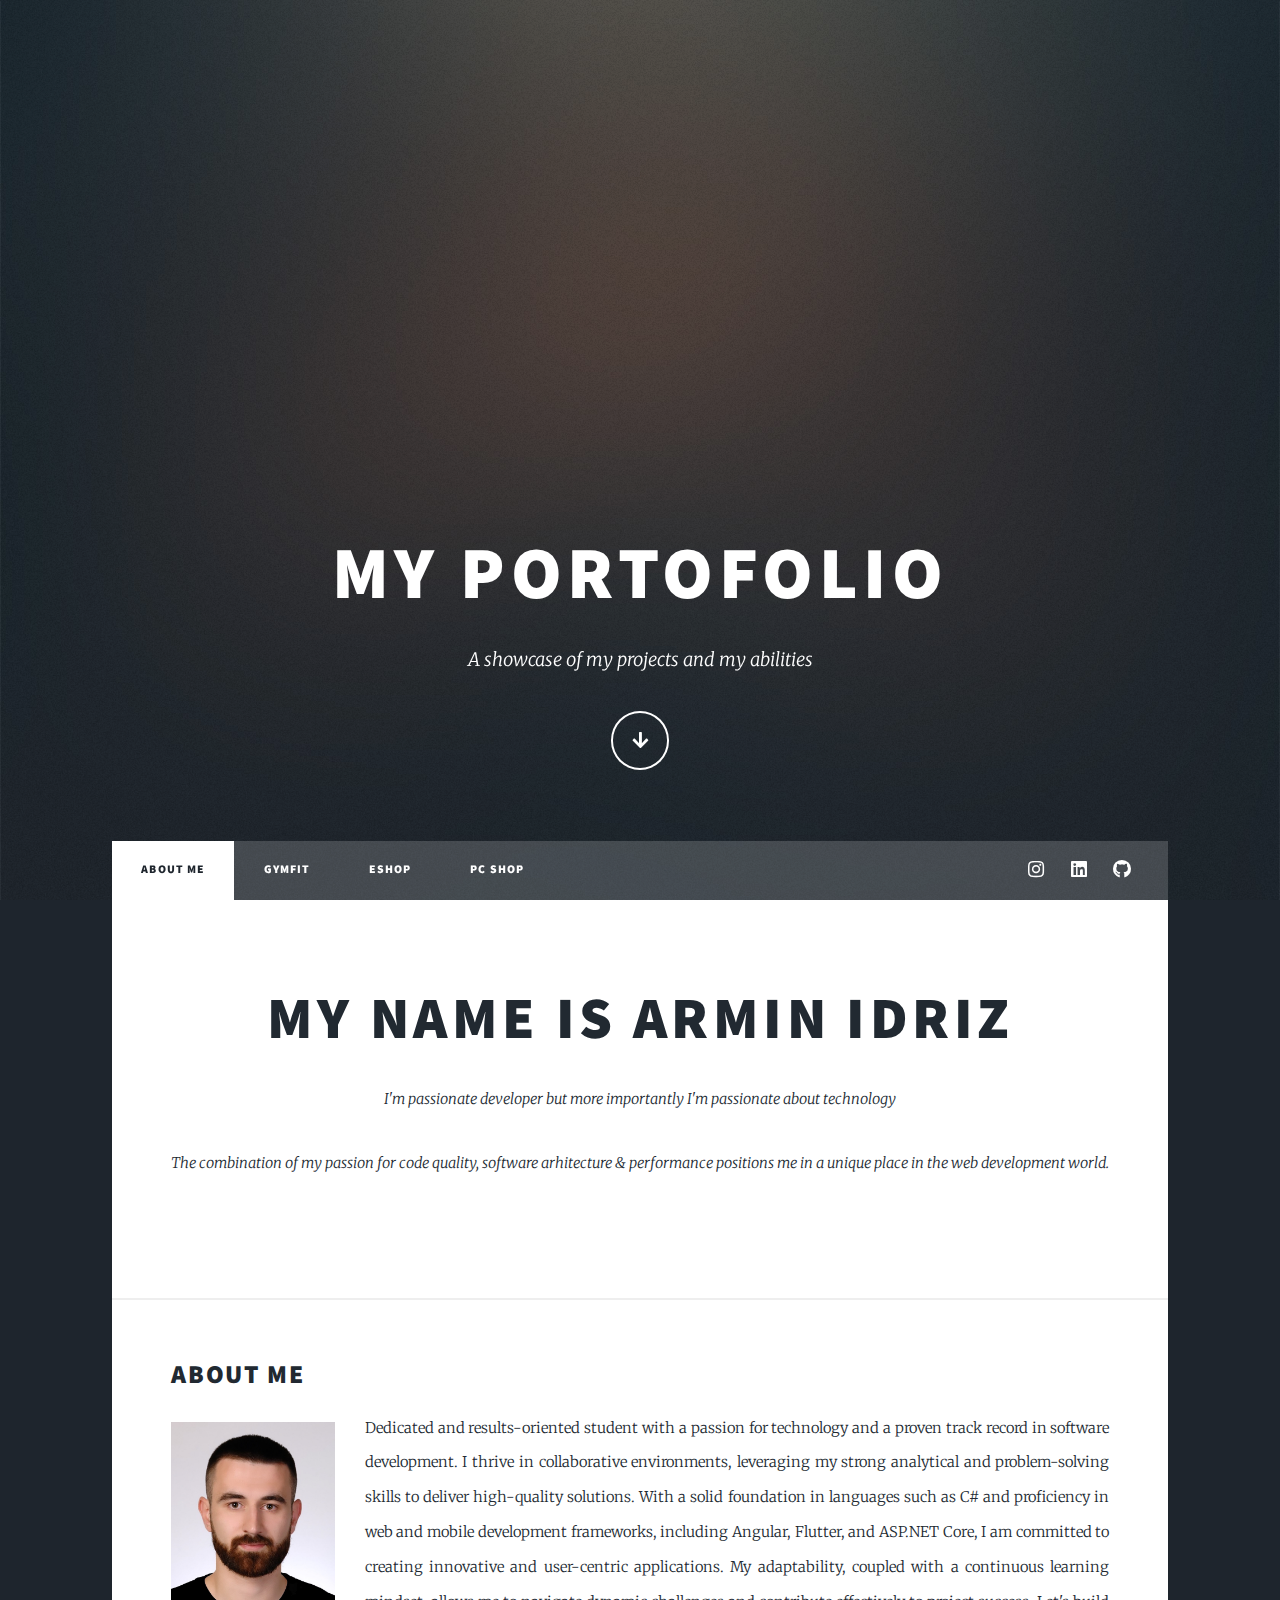
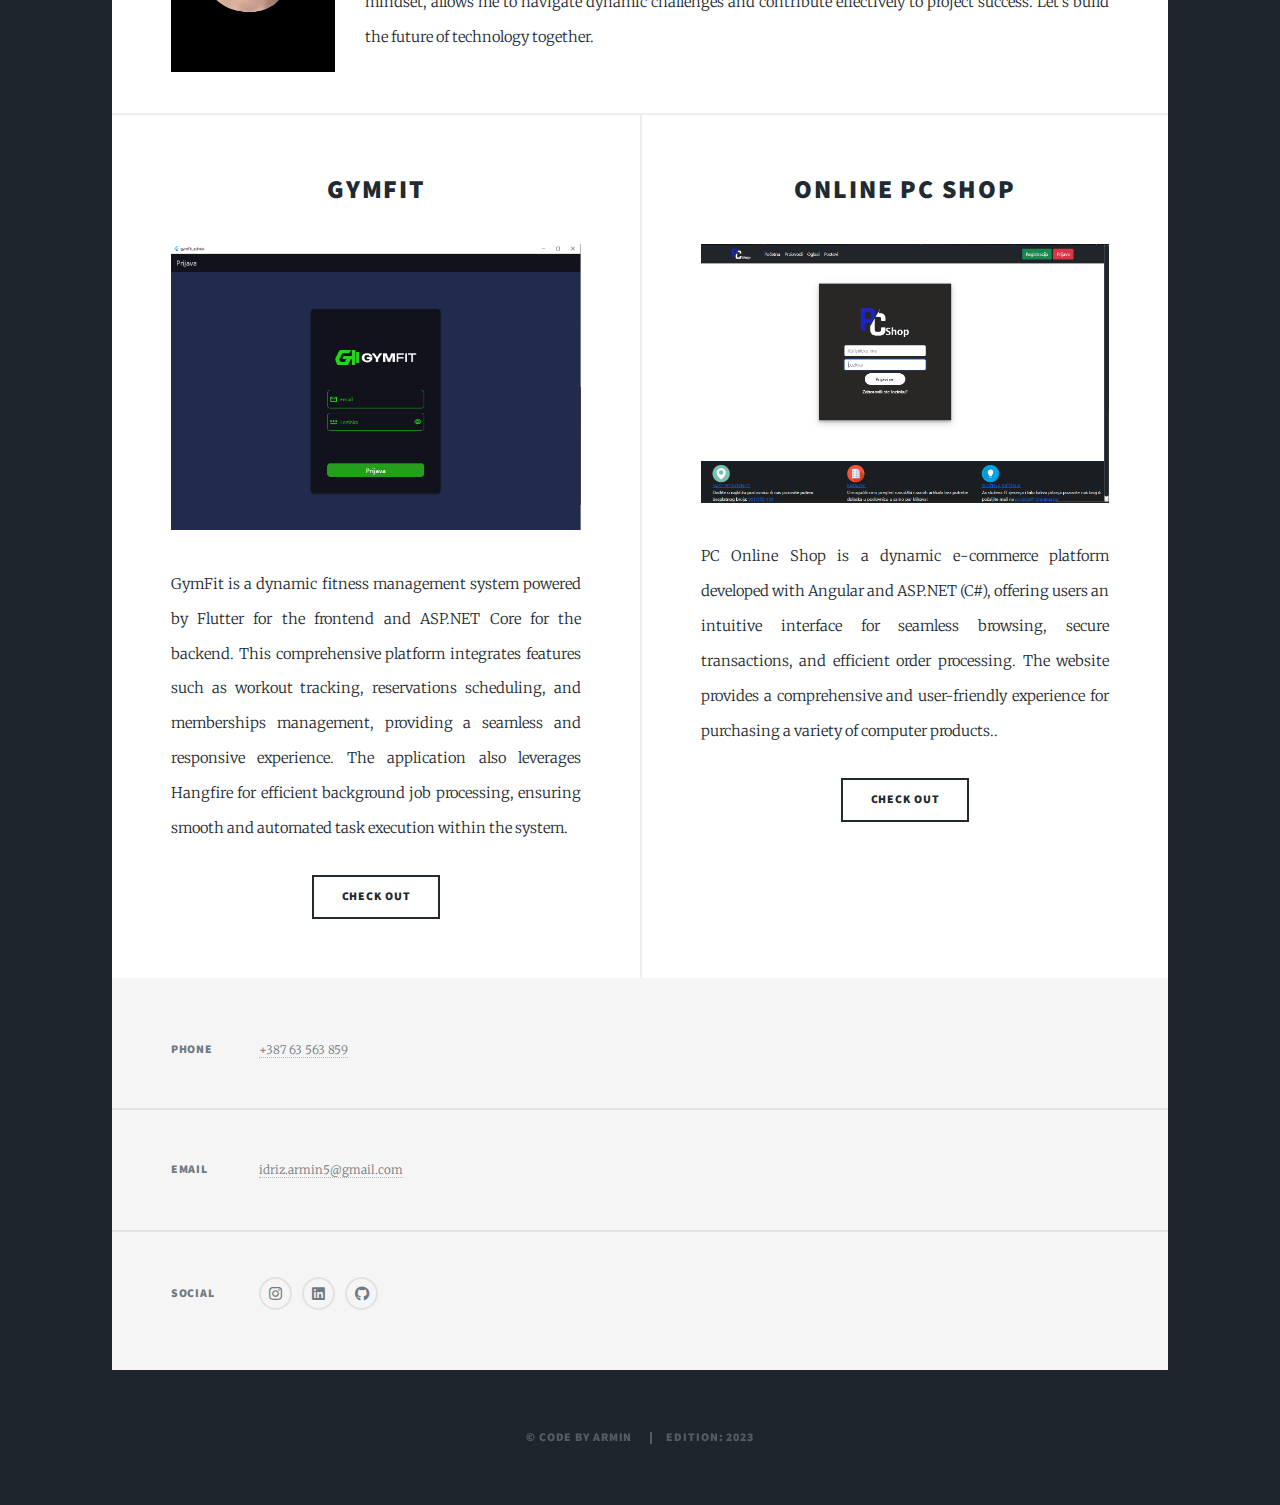
<file: index.html>
<!DOCTYPE HTML>
<!--
	Massively by HTML5 UP
	html5up.net | @ajlkn
	Free for personal and commercial use under the CCA 3.0 license (html5up.net/license)
-->
<html>

<head>
	<title>idrizarmin.github.io</title>
	<meta charset="utf-8" />
	<meta name="viewport" content="width=device-width, initial-scale=1, user-scalable=no" />
	<link rel="stylesheet" href="assets/css/main.css" />
	<noscript>
		<link rel="stylesheet" href="assets/css/noscript.css" />
	</noscript>
</head>

<body class="is-preload">

	<!-- Wrapper -->
	<div id="wrapper" class="fade-in">

		<!-- Intro -->
		<div id="intro">
			<h1>My portofolio</h1>
			<p>A showcase of my projects and my abilities</p>
			<ul class="actions">
				<li><a href="#header" class="button icon solid solo fa-arrow-down scrolly">Continue</a></li>
			</ul>
		</div>

		<!-- Header -->
		<header id="header">
			<a href="index.html" class="logo">about me</a>
		</header>

		<!-- Nav -->
		<nav id="nav">
			<ul class="links">
				<li class="active"><a href="index.html">About me</a></li>
				<li><a href="generic.html">GymFit</a></li>
				<li><a href="eShop.html">EShop</a></li>
				<li><a href="elements.html">Pc Shop</a></li>
			</ul>
			<ul class="icons">
				<li><a href="#" class="icon brands fa-instagram"><span class="label">Instagram</span></a></li>
				<li><a href="#" class="icon brands fa-linkedin"><span class="label">Linkedin</span></a></li>
				<li><a href="https://github.com/idrizarmin" class="icon brands fa-github">
					<span class="label">GitHub</span></a></li>
			</ul>
		</nav>
		<!-- Main -->
		<div id="main">

			<!-- Featured Post -->
			<article class="post featured">
				<header class="major">
					<h2><a href="#">My name is Armin Idriz</a></h2>
					<p>I'm passionate developer but more importantly I'm passionate about technology<br />
					<p>The combination of my passion for code quality, software arhitecture & performance positions me
						in a unique place in the web development world.</p>
				</header>

			</article>
			<article>
				<header>
					<h2>About me</h2>
					<p></p>
				</header>
				<p><span class="image left"><img src="images/image0.jpeg" alt="" width="200" height="250" ></span> Dedicated and results-oriented student with a passion for technology and a proven track record in
					software development. I thrive in collaborative environments, leveraging my strong analytical and
					problem-solving skills to deliver high-quality solutions. With a solid foundation in languages such
					as C# and proficiency in web and mobile development frameworks, including Angular, Flutter, and
					ASP.NET Core, I am committed to creating innovative and user-centric applications. My adaptability,
					coupled with a continuous learning mindset, allows me to navigate dynamic challenges and contribute
					effectively to project success. Let's build the future of technology together.</p>
			</article>
			<!-- Posts -->
			<section class="posts">
				<article>
					<header>
						<h2>GymFit<br />
							</h2>
					</header>
					<a href="#" class="image fit"><img src="images/Capture.PNG" alt="" /></a>
					<p>GymFit is a dynamic fitness management system powered by Flutter for the frontend and ASP.NET
						Core for the backend. This comprehensive platform integrates features such as workout tracking,
						reservations scheduling, and memberships management, providing a seamless and responsive
						experience. The application also leverages Hangfire for efficient background job processing,
						ensuring smooth and automated task execution within the system.</p>
					<ul class="actions special">
						<li><a href="generic.html" class="button">Check out</a></li>
					</ul>
				</article>
				<article>
					<header>
						<h2>Online PC Shop<br />
							</h2>
					</header>
					<a href="#" class="image fit"><img src="images/Capture2.PNG" alt="" /></a>
					<p>PC Online Shop is a dynamic e-commerce platform developed with Angular and ASP.NET (C#), offering
						users an intuitive interface for seamless browsing, secure transactions, and efficient order
						processing. The website provides a comprehensive and user-friendly experience for purchasing a
						variety of computer products..</p>
					<ul class="actions special">
						<li><a href="elements.html" class="button">Check out</a></li>
					</ul>
				</article>

			</section>



		</div>

		<!-- Footer -->
		<footer id="footer">

			<section class="split contact">

				<section>
					<h3>Phone</h3>
					<p><a href="#">+387 63 563 859</a></p>
				</section>
				<section>
					<h3>Email</h3>
					<p><a href="#">idriz.armin5@gmail.com</a></p>
				</section>
				<section>
					<h3>Social</h3>
					<ul class="icons alt">
						<li><a href="https://instagram.com/_idriz99?igshid=NzZlODBkYWE4Ng%3D%3D&utm_source=qr" class="icon brands alt fa-instagram"><span class="label">Instagram</span></a>
						</li>
						<li><a href="www.linkedin.com/in/armin-idriz-a467432a7" class="icon brands alt fa-linkedin"><span class="label">Linkedin</span></a></li>
						<li><a href="https://github.com/idrizarmin" class="icon brands alt fa-github"><span
									class="label">GitHub</span></a></li>
					</ul>
				</section>
			</section>
		</footer>

		<!-- Copyright -->
		<div id="copyright">
			<ul>
				<li>&copy; Code by Armin</li>
				<li>Edition: 2023</li>
			</ul>
		</div>

	</div>

	<!-- Scripts -->
	<script src="assets/js/jquery.min.js"></script>
	<script src="assets/js/jquery.scrollex.min.js"></script>
	<script src="assets/js/jquery.scrolly.min.js"></script>
	<script src="assets/js/browser.min.js"></script>
	<script src="assets/js/breakpoints.min.js"></script>
	<script src="assets/js/util.js"></script>
	<script src="assets/js/main.js"></script>

</body>

</html>
</file>
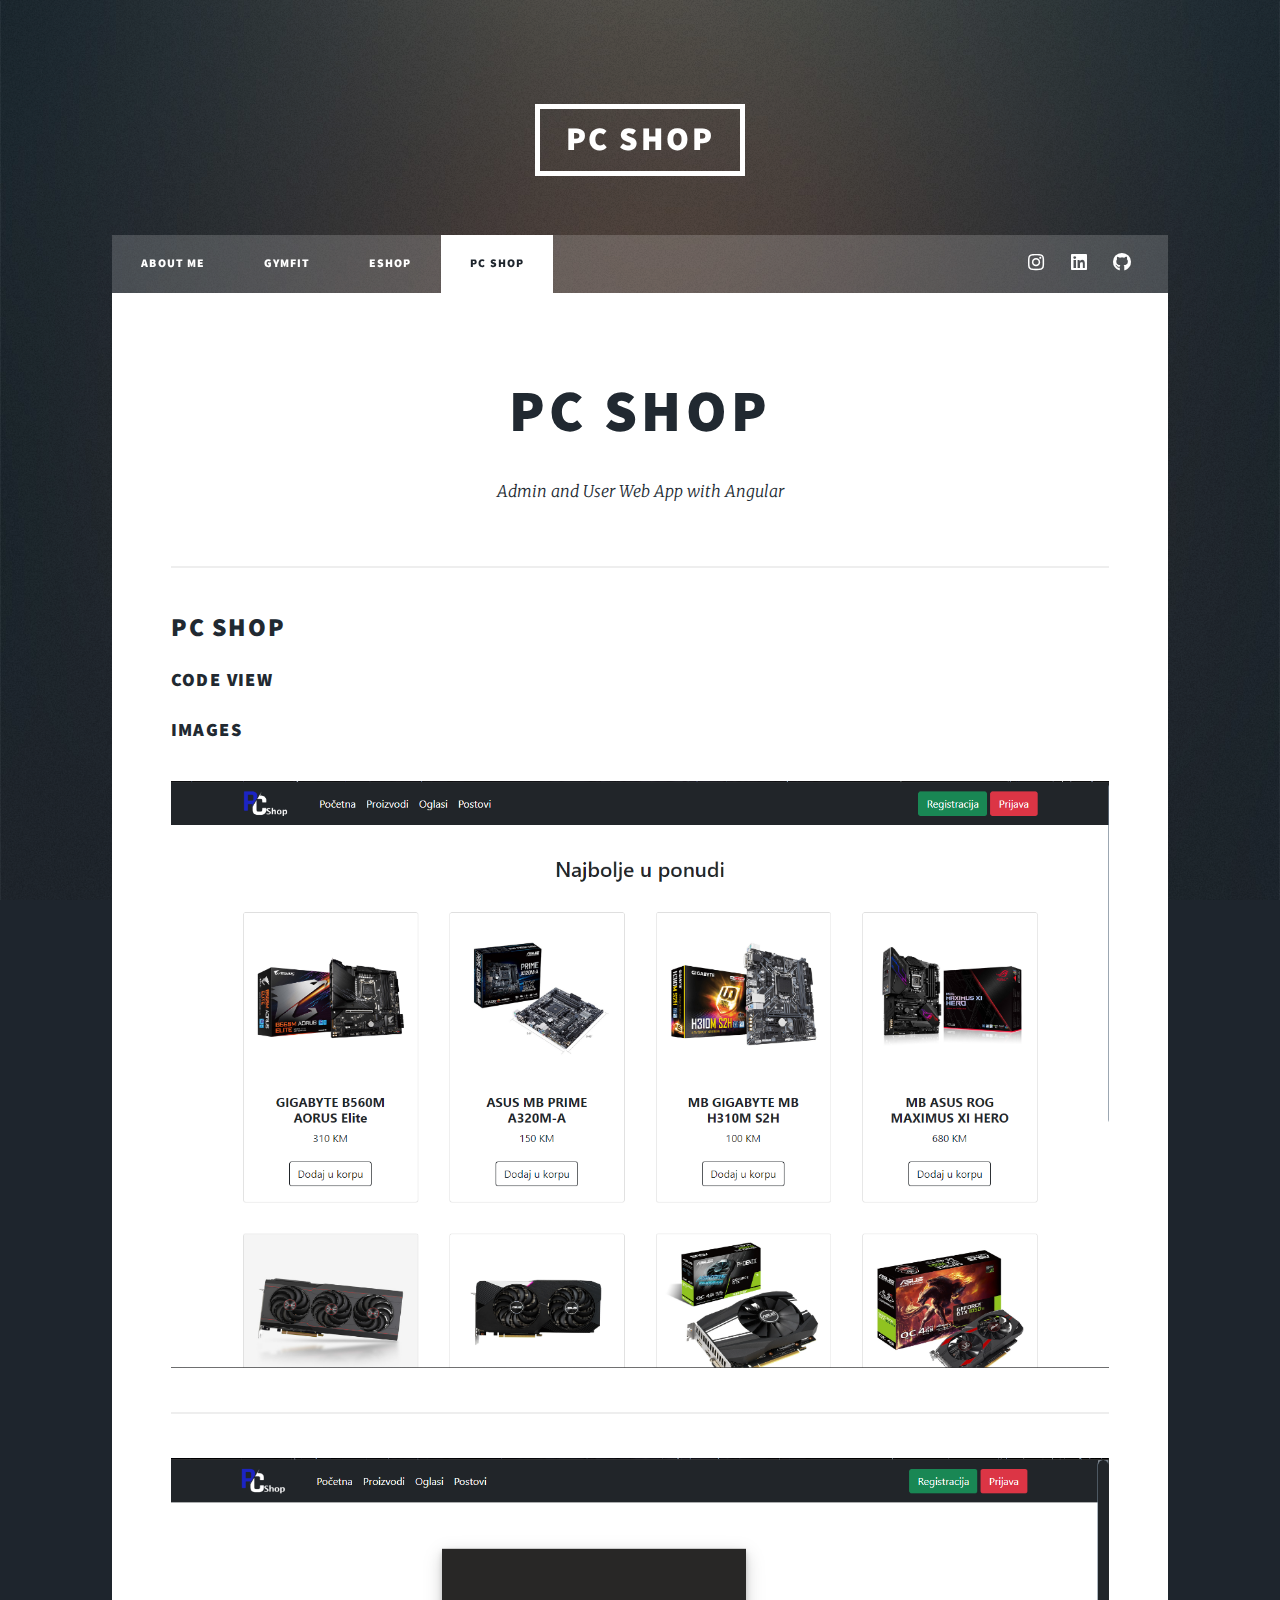
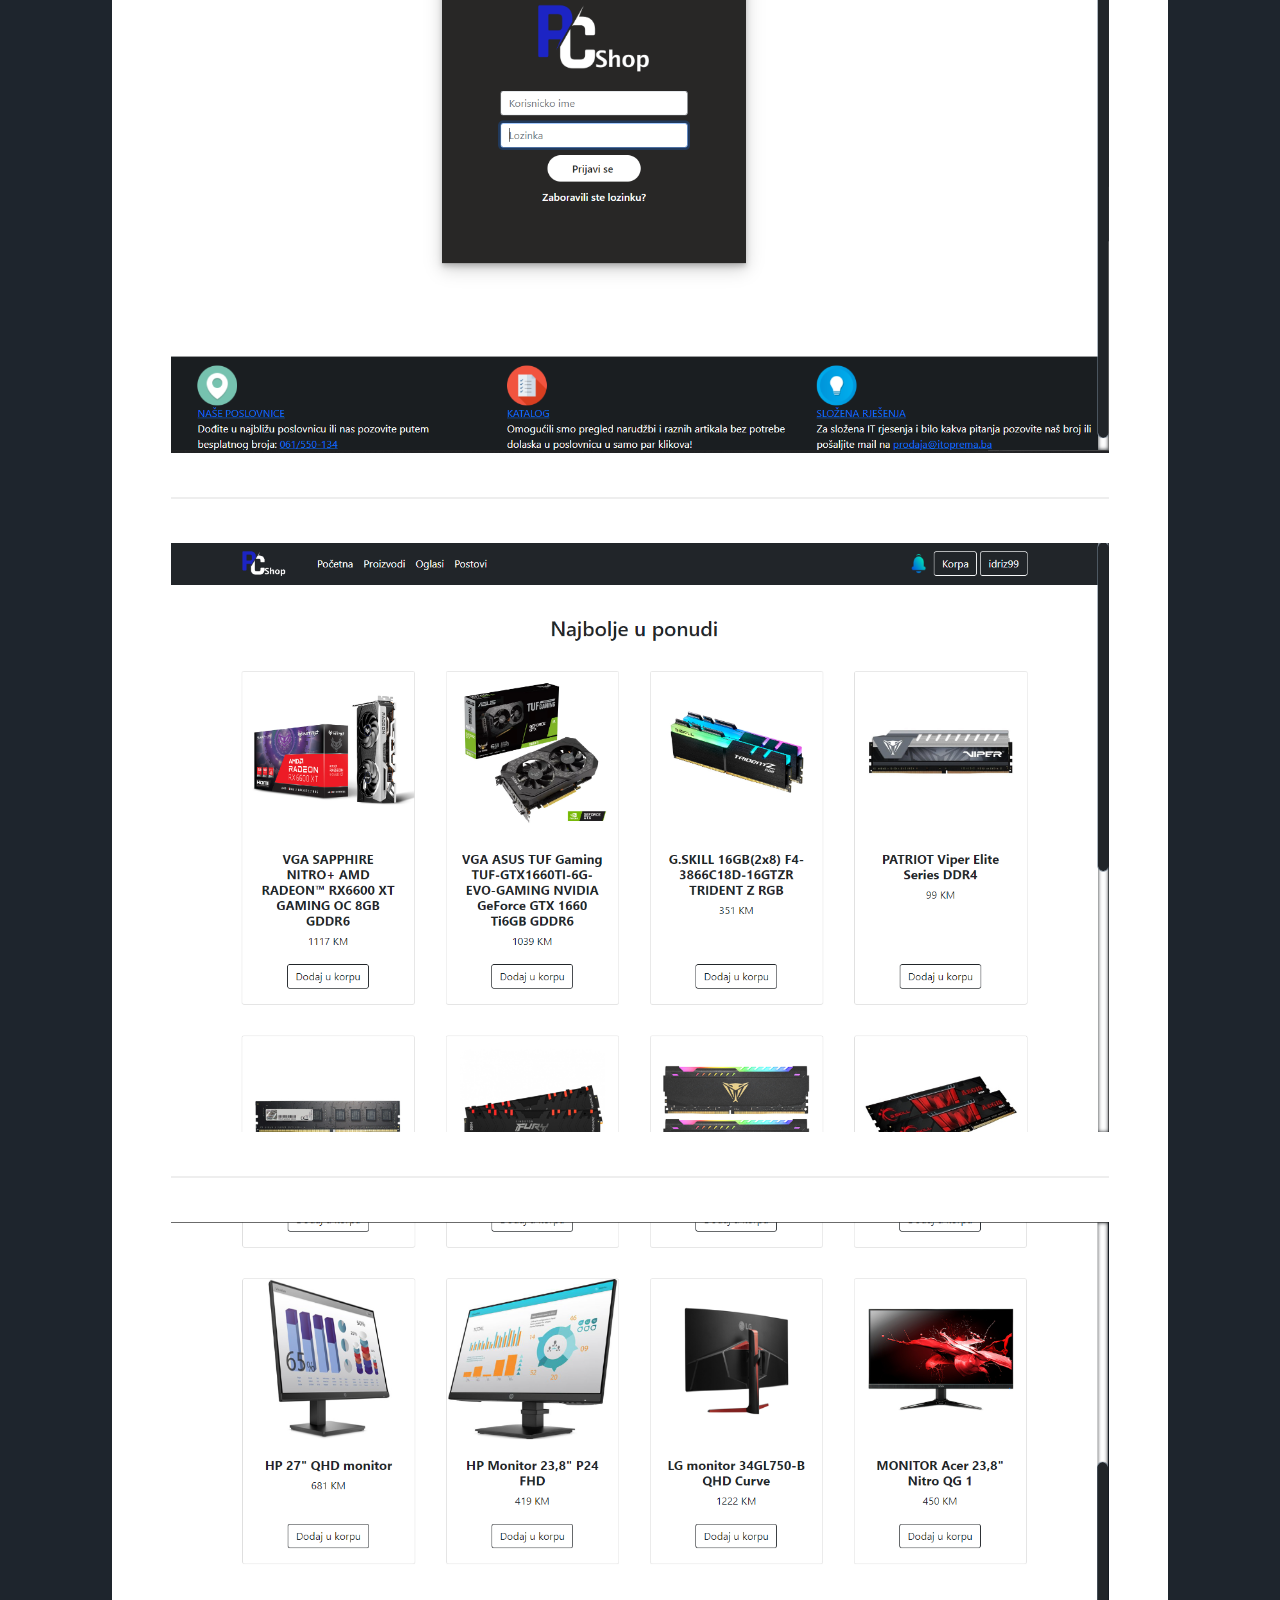
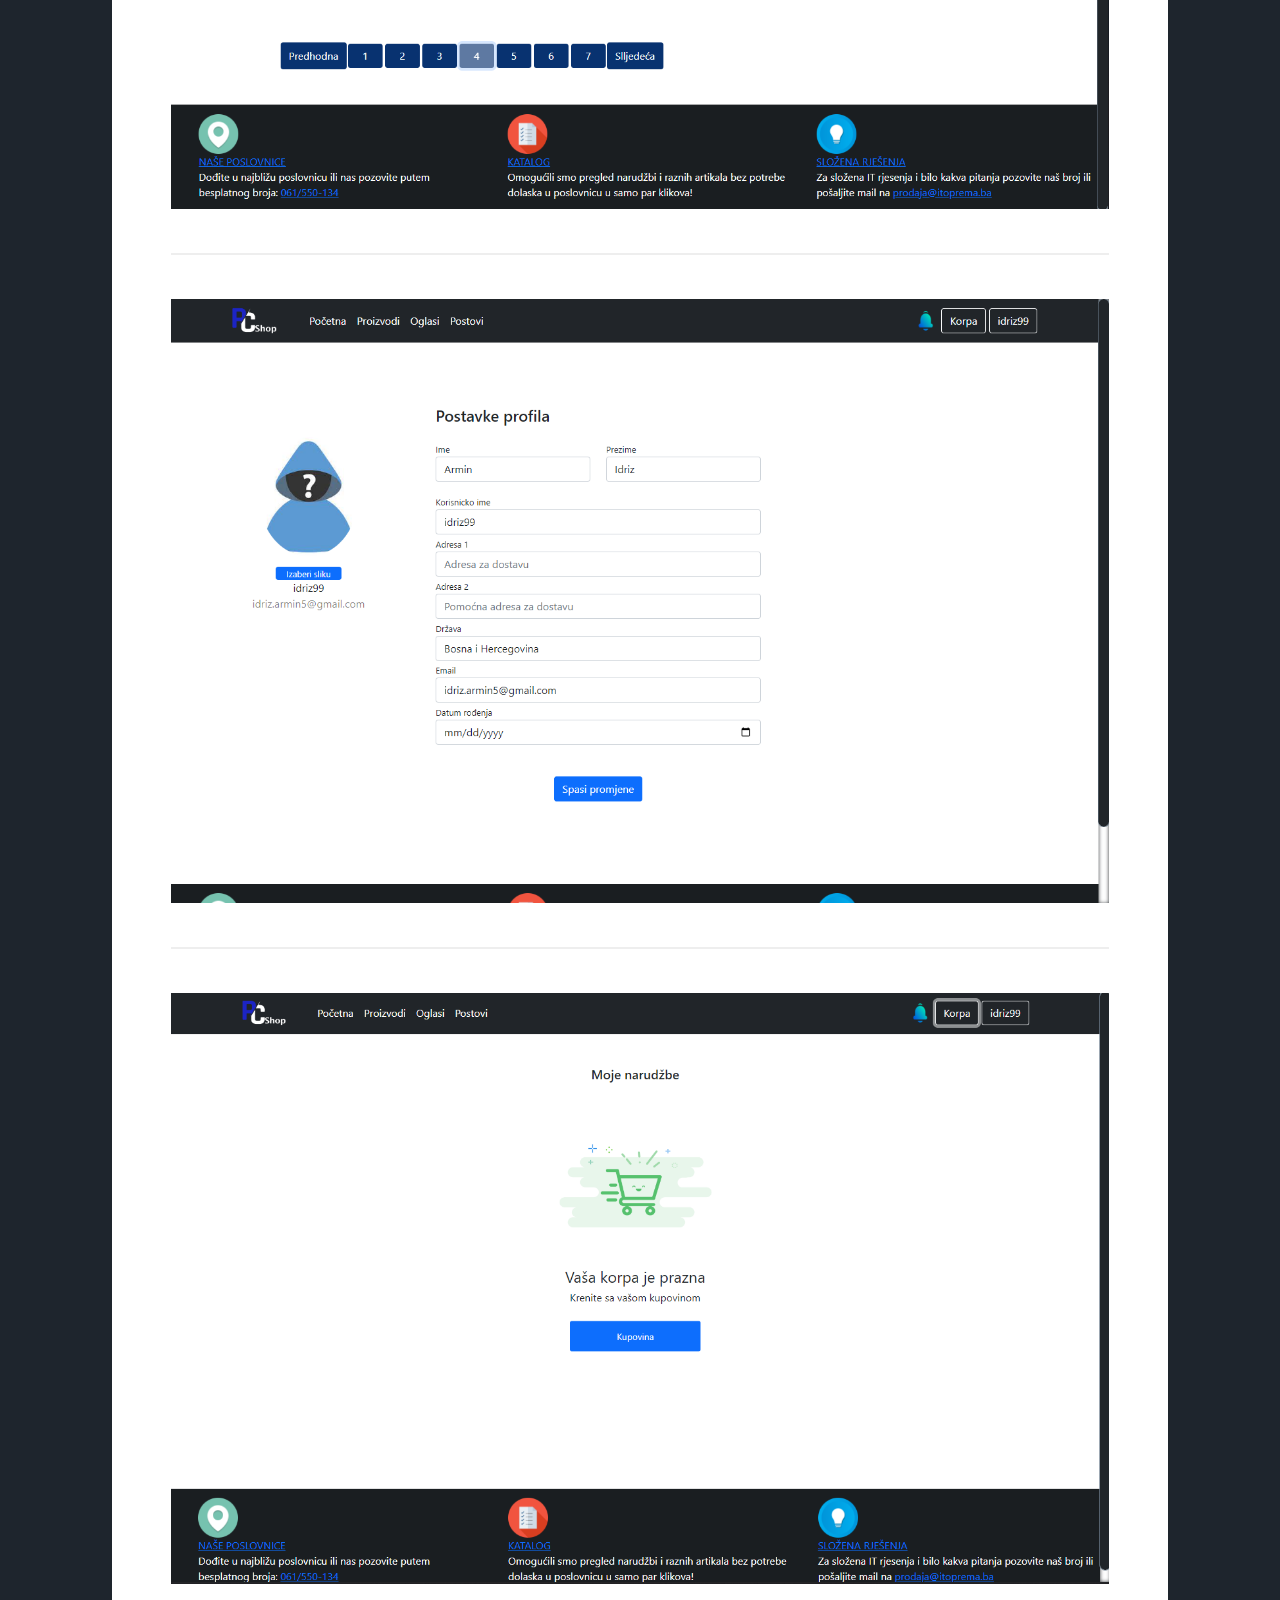
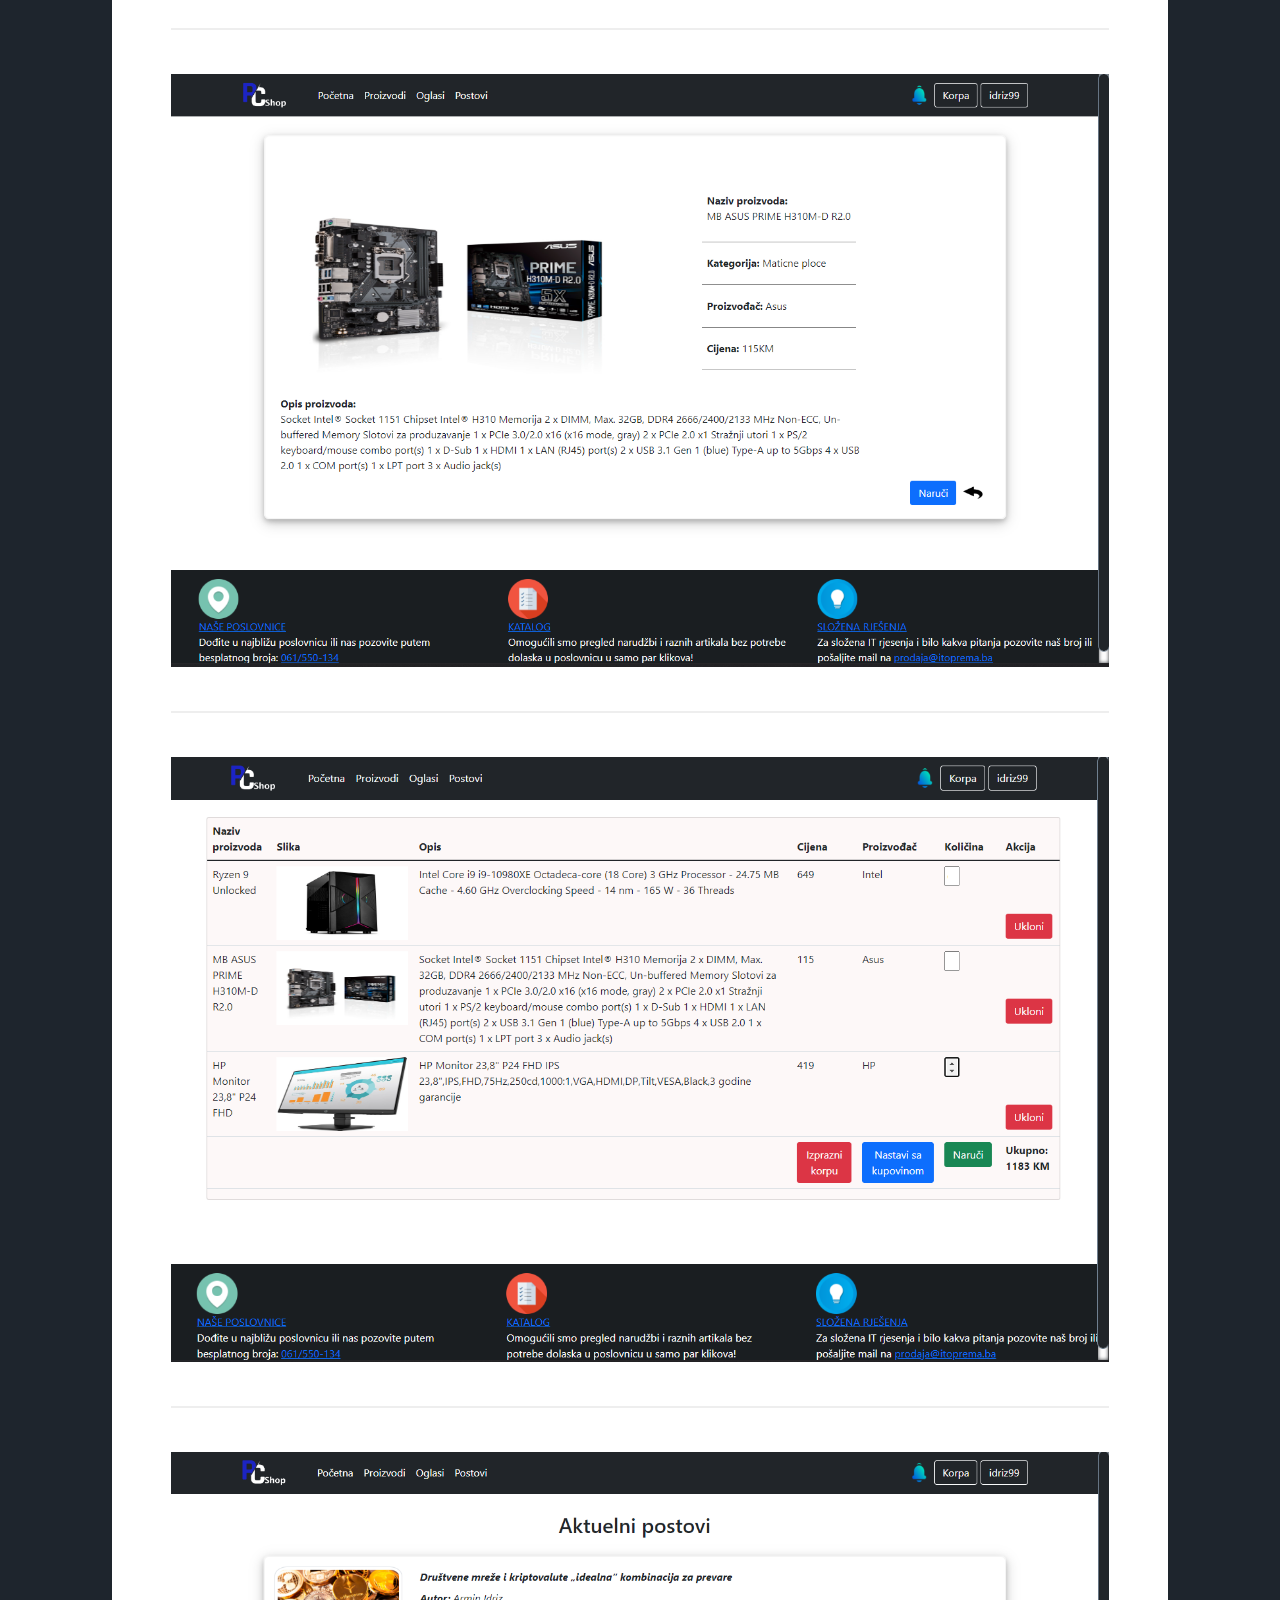
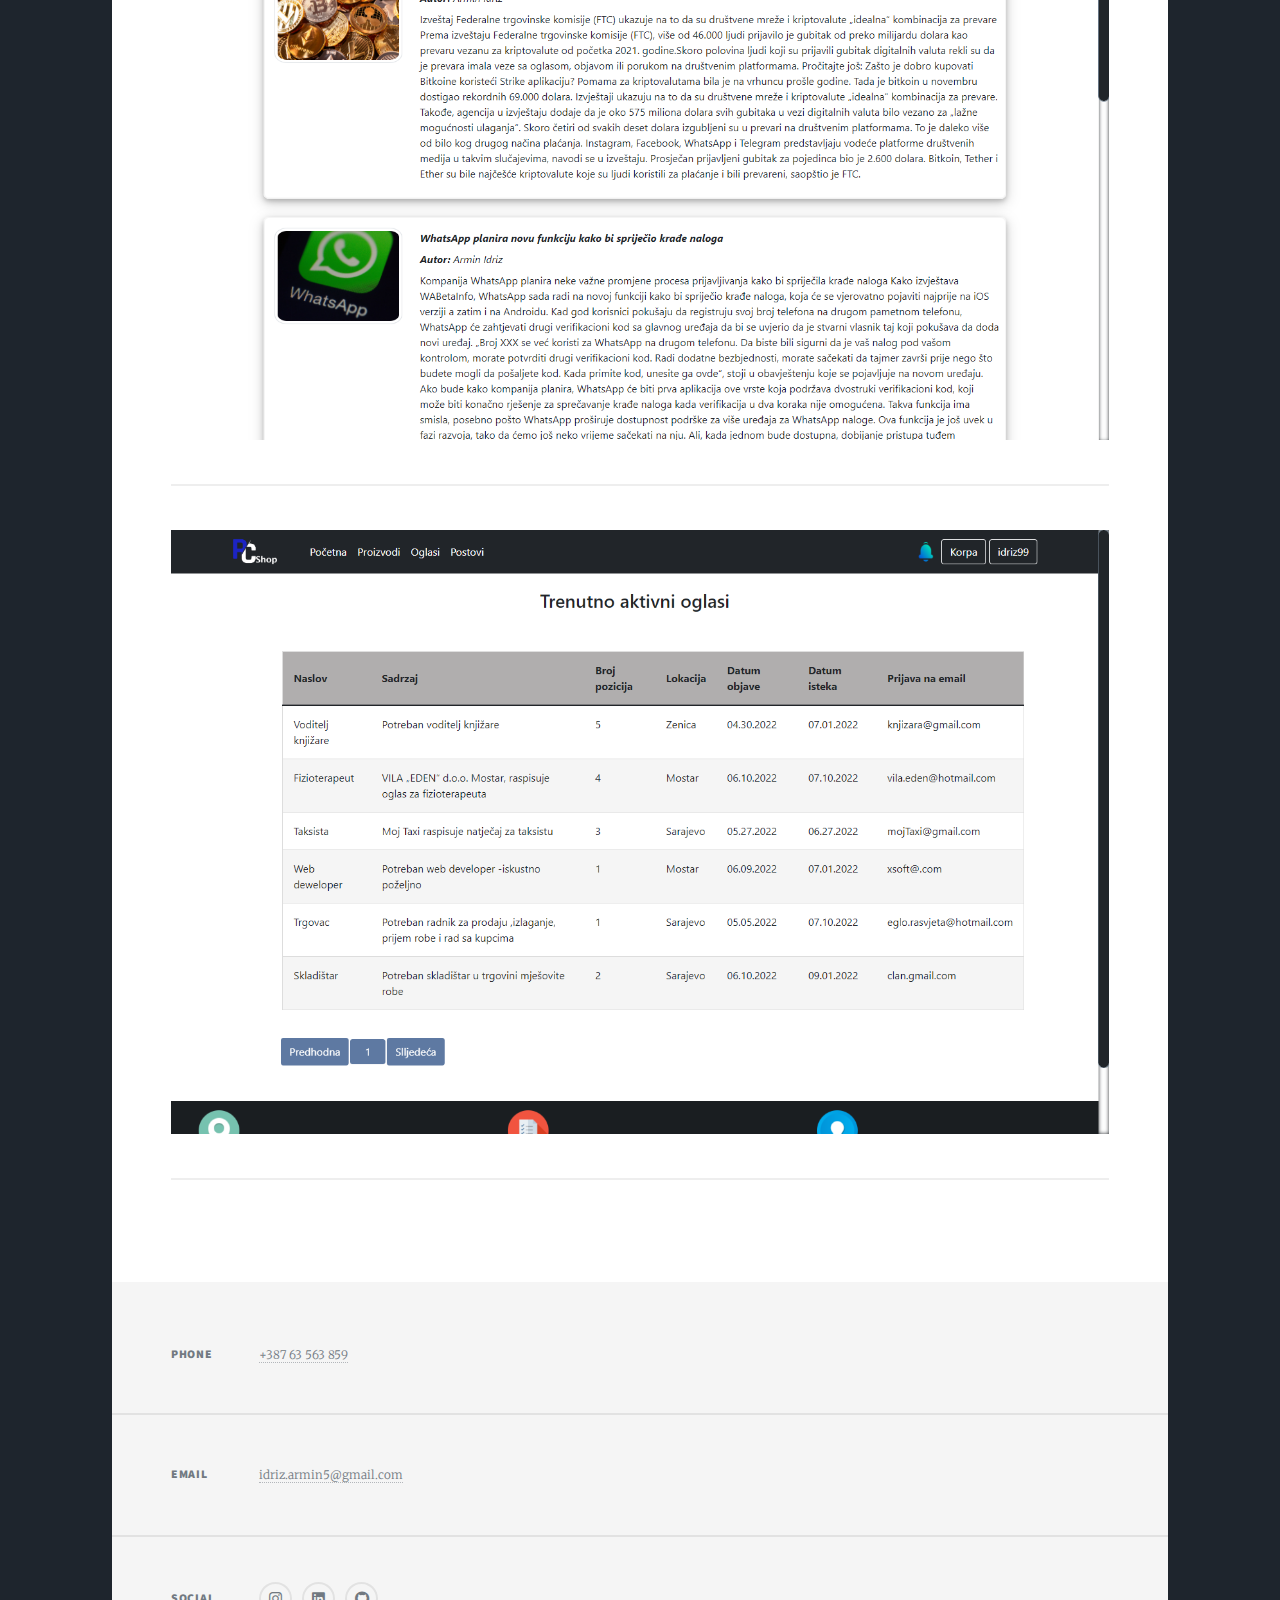
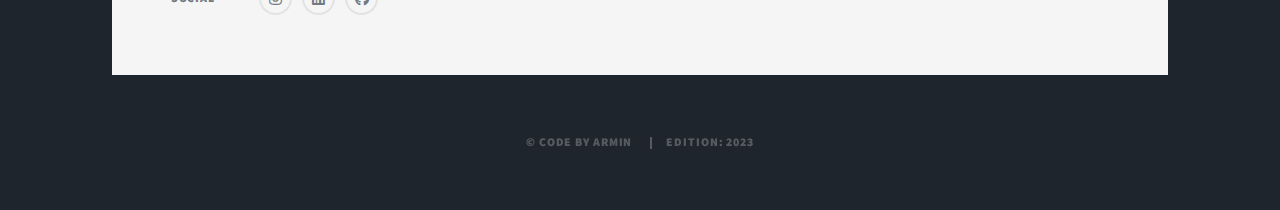
<file: elements.html>
<!DOCTYPE HTML>
<!--
	Massively by HTML5 UP
	html5up.net | @ajlkn
	Free for personal and commercial use under the CCA 3.0 license (html5up.net/license)
-->
<html>

<head>
	<title>Pc Shop</title>
	<meta charset="utf-8" />
	<meta name="viewport" content="width=device-width, initial-scale=1, user-scalable=no" />
	<link rel="stylesheet" href="assets/css/main.css" />
	<noscript>
		<link rel="stylesheet" href="assets/css/noscript.css" />
	</noscript>
</head>

<body class="is-preload">

	<!-- Wrapper -->
	<div id="wrapper">

		<!-- Header -->
		<header id="header">
			<a href="index.html" class="logo">PC Shop</a>
		</header>

		<!-- Nav -->
		<nav id="nav">
			<ul class="links">
				<li><a href="index.html">About me</a></li>
				<li><a href="generic.html">GymFit</a></li>
				<li><a href="eShop.html">EShop</a></li>
				<li class="active"><a href="elements.html">pc shop</a></li>
			</ul>
			<ul class="icons">
				<li><a href="#" class="icon brands fa-instagram"><span class="label">Instagram</span></a></li>
				<li><a href="#" class="icon brands fa-linkedin"><span class="label">Linkedin</span></a></li>
				<li><a href="https://github.com/idrizarmin" class="icon brands fa-github">
					<span class="label">GitHub</span></a></li>
			</ul>
		</nav>

		<!-- Main -->
		<div id="main">

			<!-- Post -->
			<section class="post">
				<header class="major">
					<h1>PC shop</h1>
					<p>Admin and User Web App with Angular</p>
				</header>
				<hr />
				<!-- Image -->
				<h2>PC shop</h2>
				<h3><a href="https://github.com/idrizarmin/OnlinePcShop">Code view<br /></a></h3>

				<h3>Images</h3>
				<span class="image fit"><img src="images/Capture1.PNG" alt="" /></span>
				<hr />
				<span class="image fit"><img src="images/Capture2.PNG" alt="" /></span>
				<hr />
				<span class="image fit"><img src="images/Capture3.PNG" alt="" /></span>
				<hr />
				<span class="image fit"><img src="images/Capture4.PNG" alt="" /></span>
				<hr />
				<span class="image fit"><img src="images/Capture9.PNG" alt="" /></span>
				<hr />
				<span class="image fit"><img src="images/Capture6.PNG" alt="" /></span>
				<hr />
				<span class="image fit"><img src="images/Capture7.PNG" alt="" /></span>
				<hr />
				<span class="image fit"><img src="images/Capture8.PNG" alt="" /></span>
				<hr />
				<span class="image fit"><img src="images/Capture5.PNG" alt="" /></span>
				<hr />
				<span class="image fit"><img src="images/Capture10.PNG" alt="" /></span>
				<hr />





			</section>

		</div>

		<!-- Footer -->
		<footer id="footer">

			<section class="split contact">
				<section>
					<h3>Phone</h3>
					<p><a href="#">+387 63 563 859</a></p>
				</section>
				<section>
					<h3>Email</h3>
					<p><a href="#">idriz.armin5@gmail.com</a></p>
				</section>
				<section>
					<h3>Social</h3>
					<ul class="icons alt">
						<li><a href="https://instagram.com/_idriz99?igshid=NzZlODBkYWE4Ng%3D%3D&utm_source=qr" class="icon brands alt fa-instagram"><span class="label">Instagram</span></a>
						</li>
						<li><a href="www.linkedin.com/in/armin-idriz-a467432a7" class="icon brands alt fa-linkedin"><span class="label">Linkedin</span></a></li>
						<li><a href="https://github.com/idrizarmin" class="icon brands alt fa-github"><span
									class="label">GitHub</span></a></li>
					</ul>
				</section>
			</section>
		</footer>

		<!-- Copyright -->
		<div id="copyright">
			<ul>
				<li>&copy; Code by Armin</li>
				<li>Edition: 2023</li>
			</ul>
		</div>

	</div>

	<!-- Scripts -->
	<script src="assets/js/jquery.min.js"></script>
	<script src="assets/js/jquery.scrollex.min.js"></script>
	<script src="assets/js/jquery.scrolly.min.js"></script>
	<script src="assets/js/browser.min.js"></script>
	<script src="assets/js/breakpoints.min.js"></script>
	<script src="assets/js/util.js"></script>
	<script src="assets/js/main.js"></script>

</body>

</html>
</file>
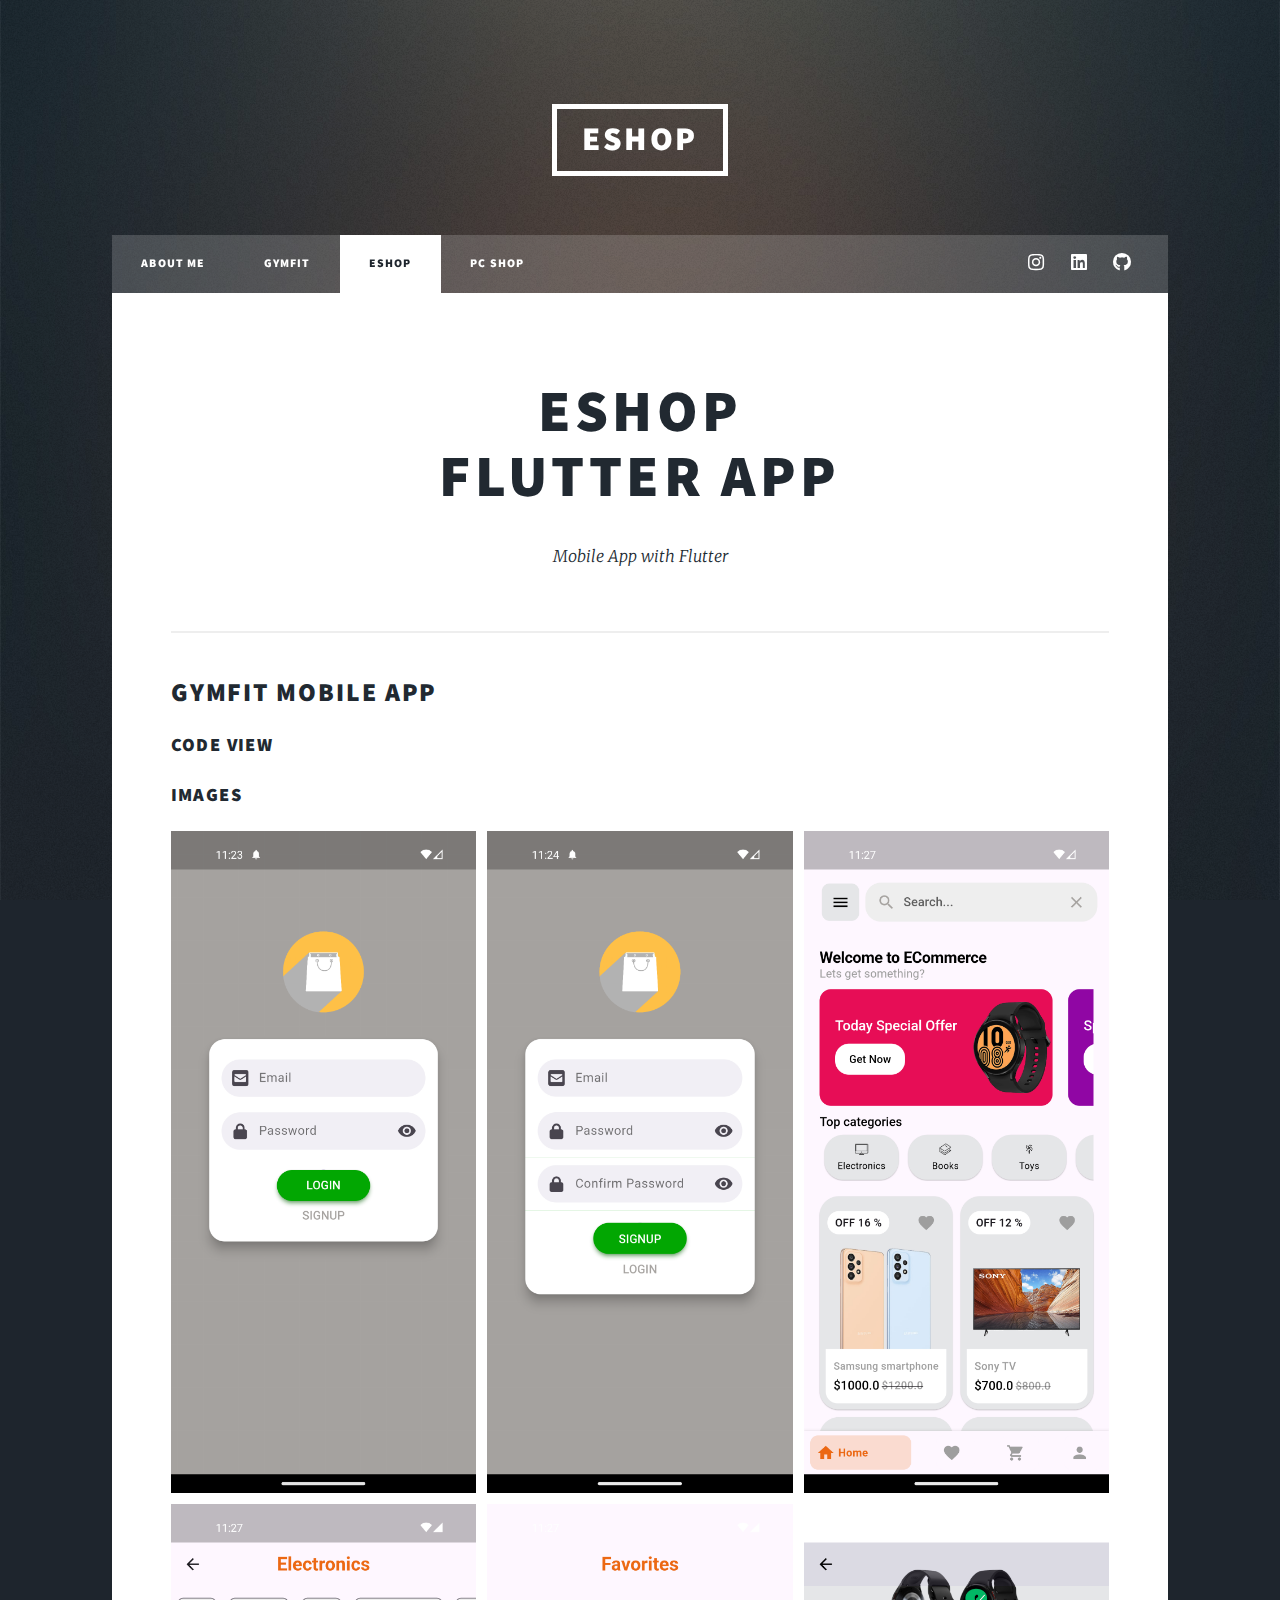
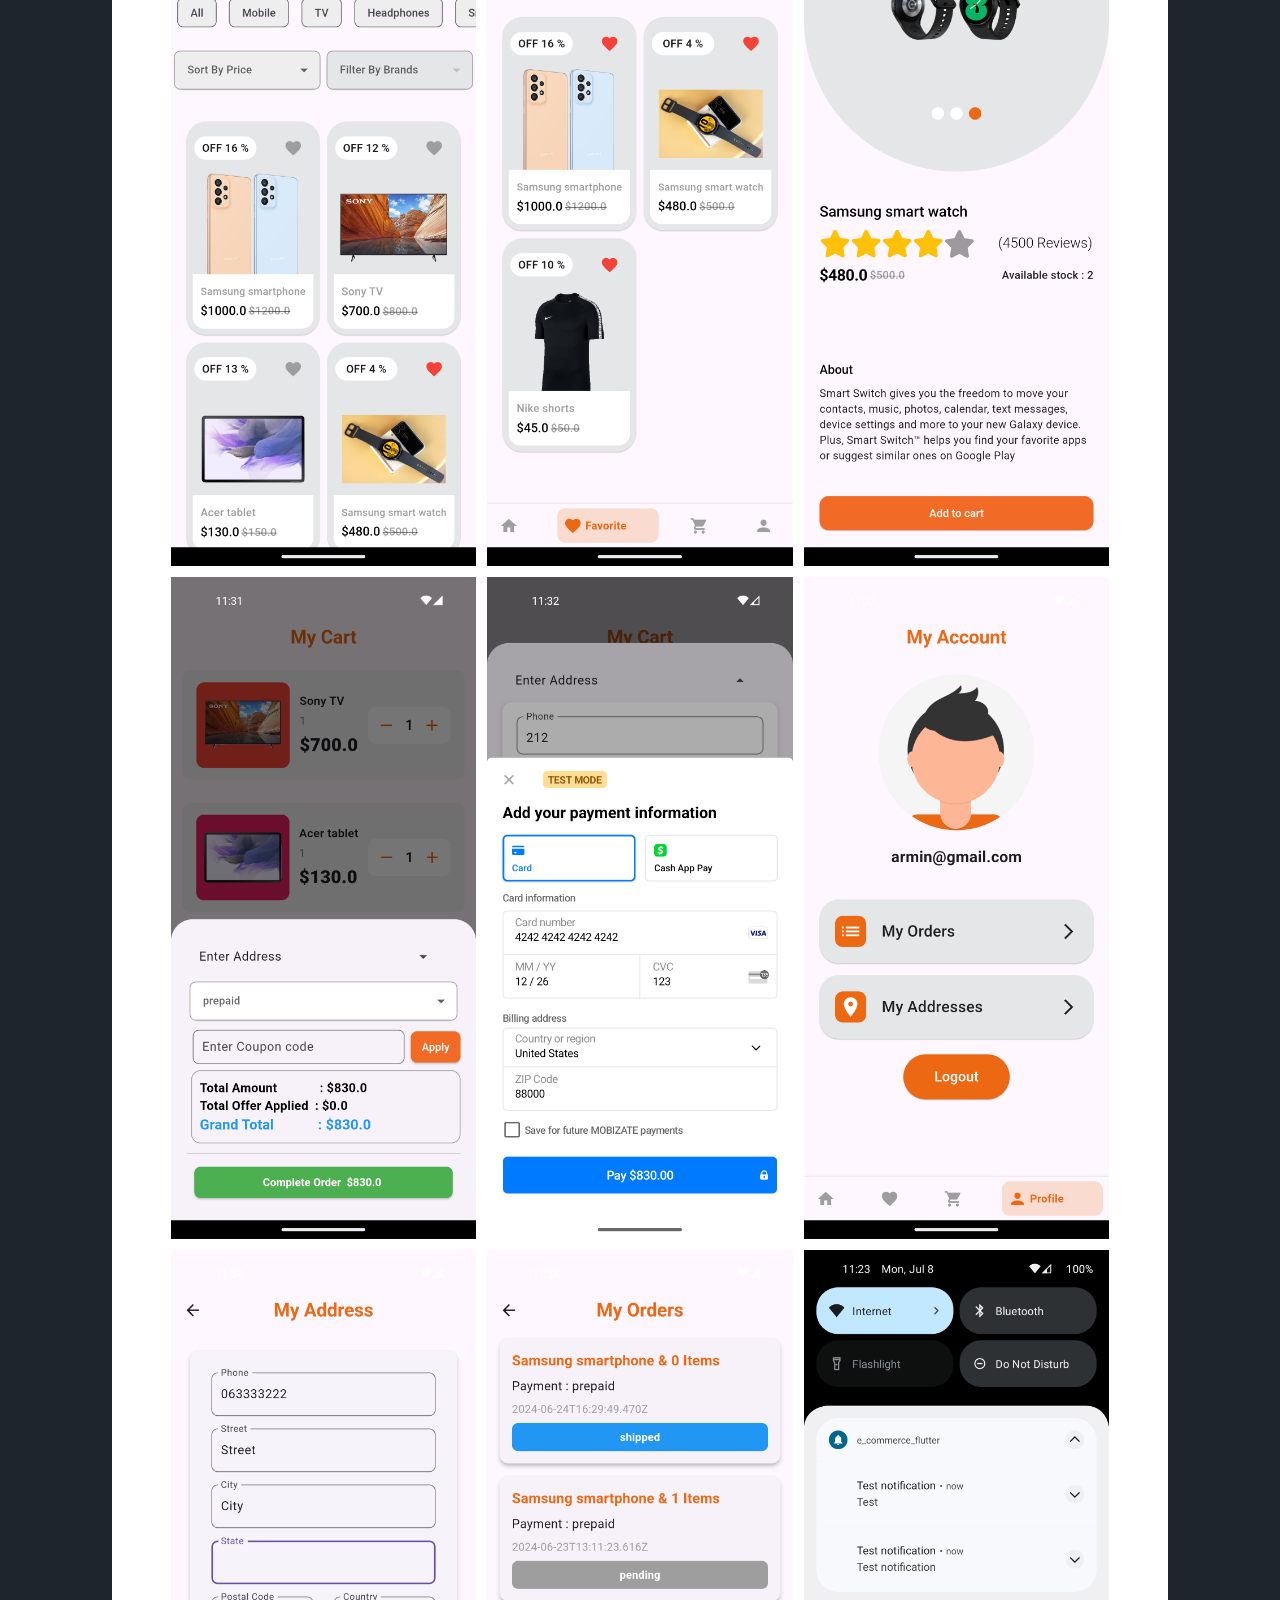
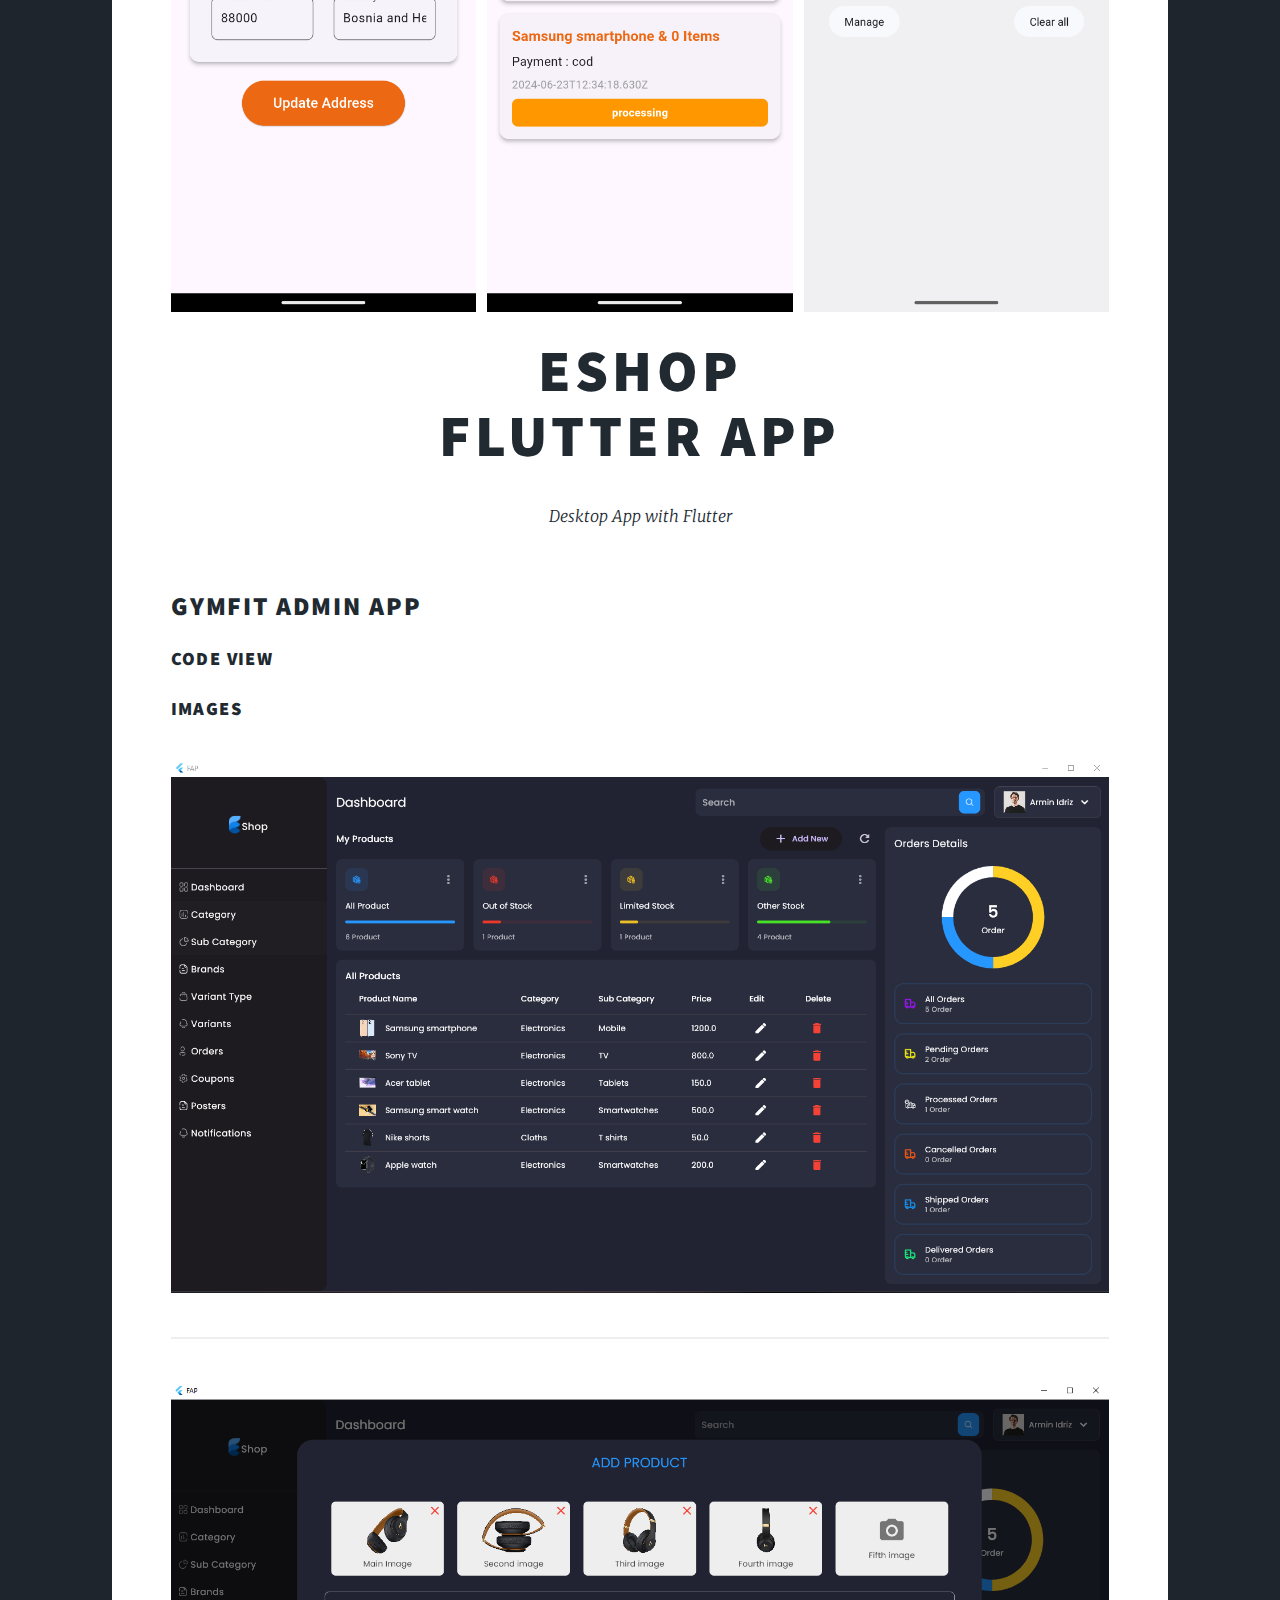
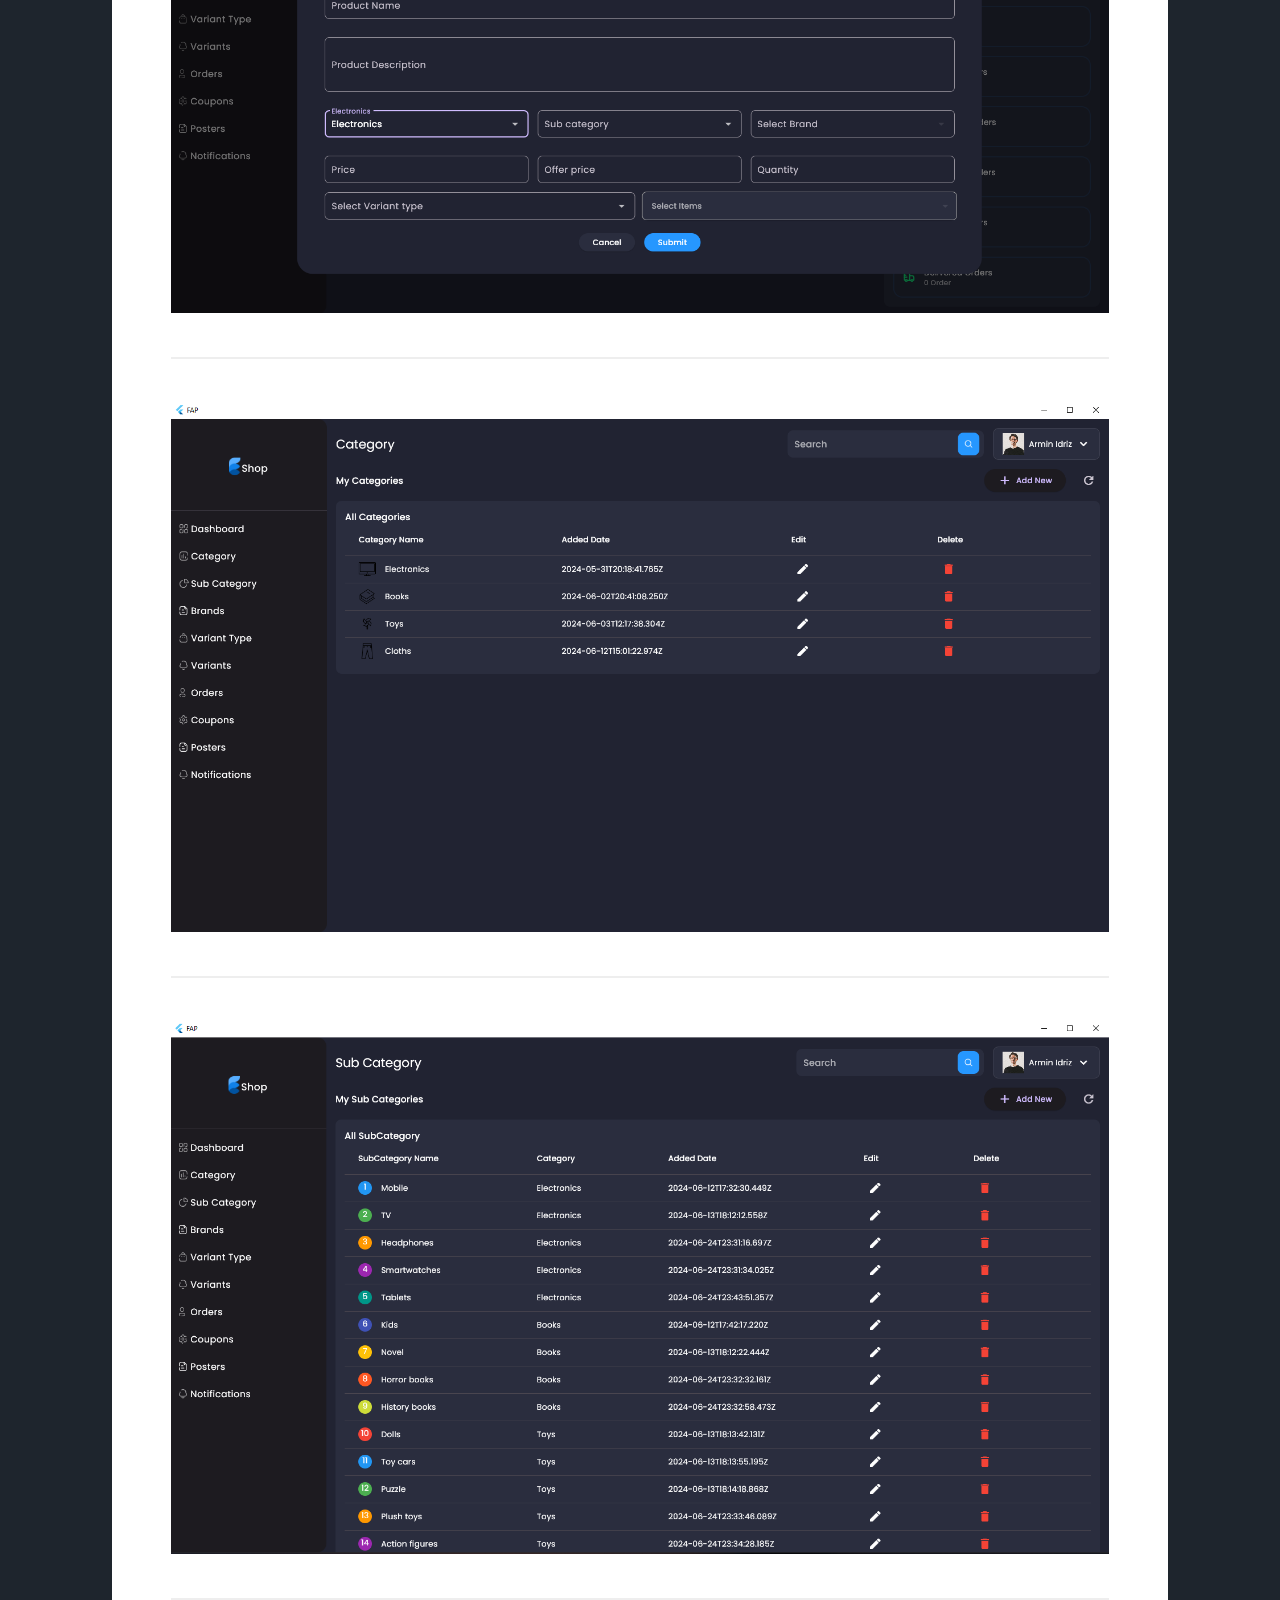
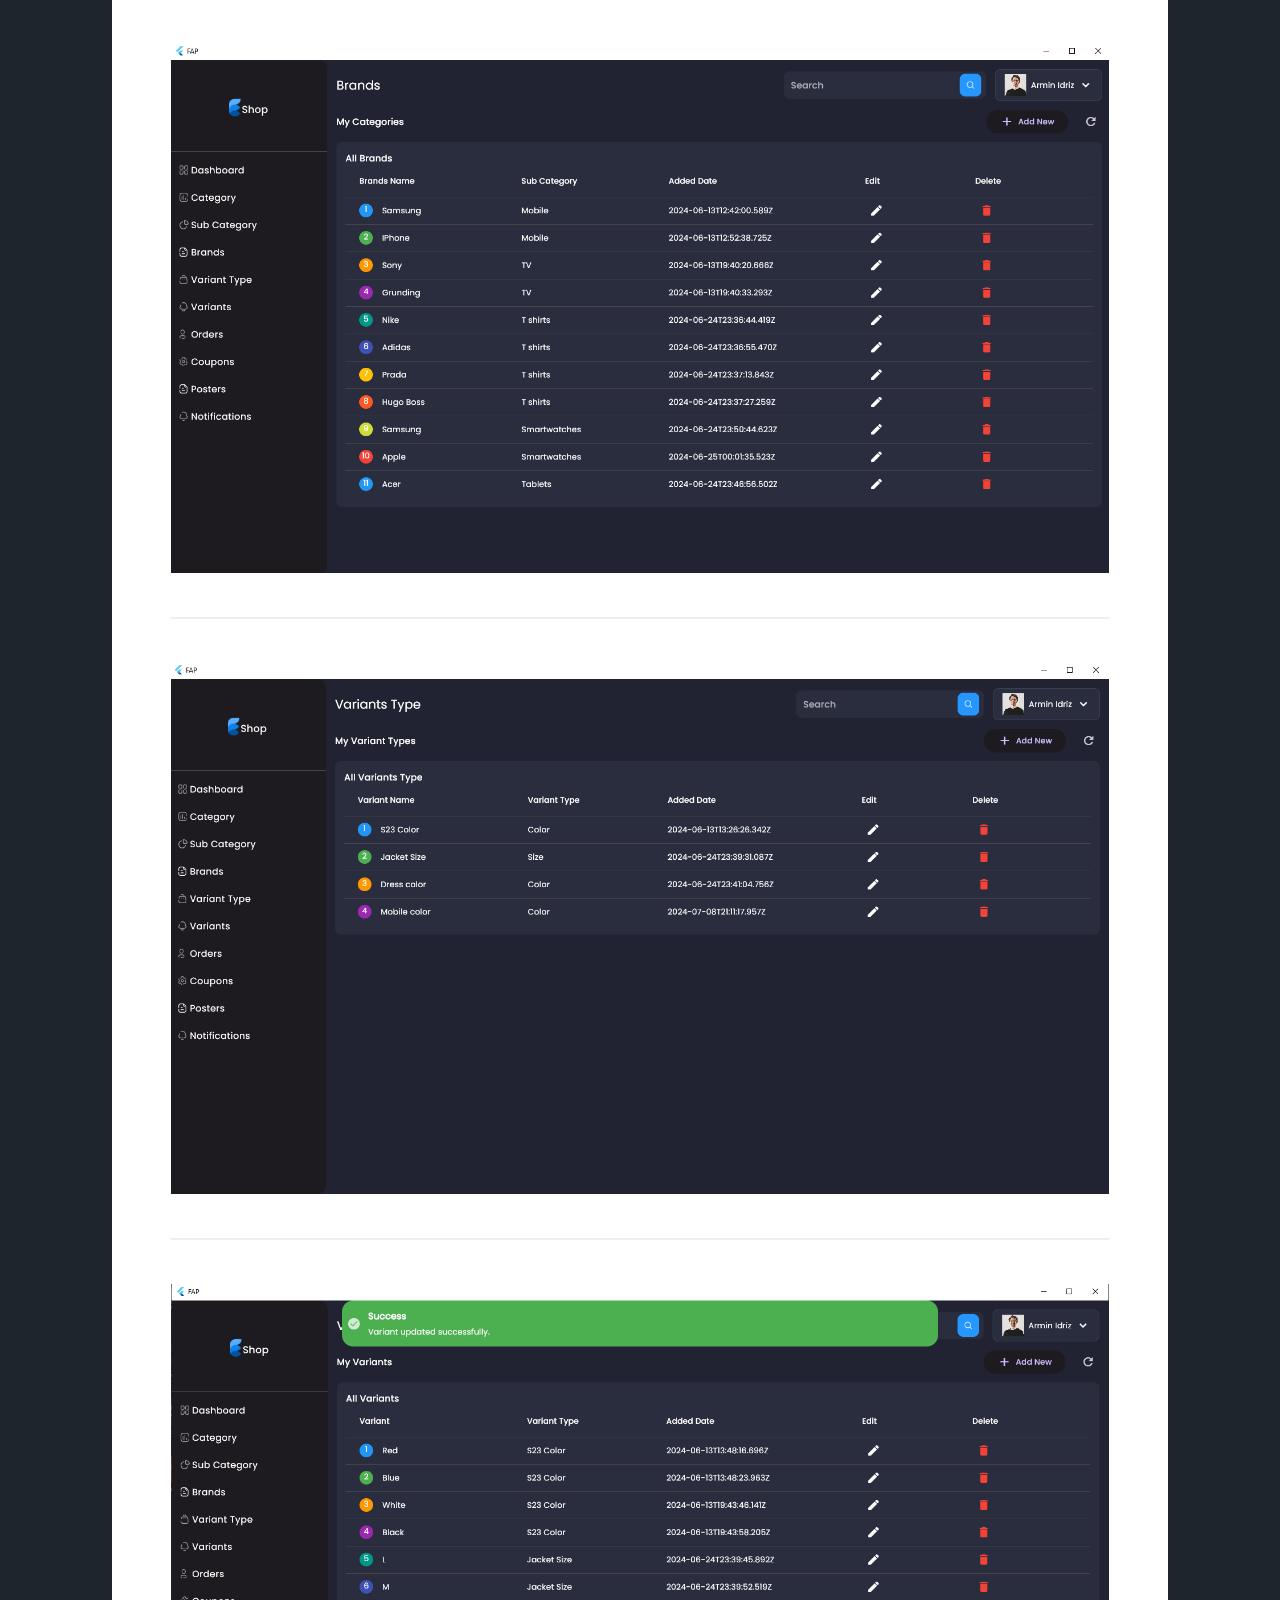
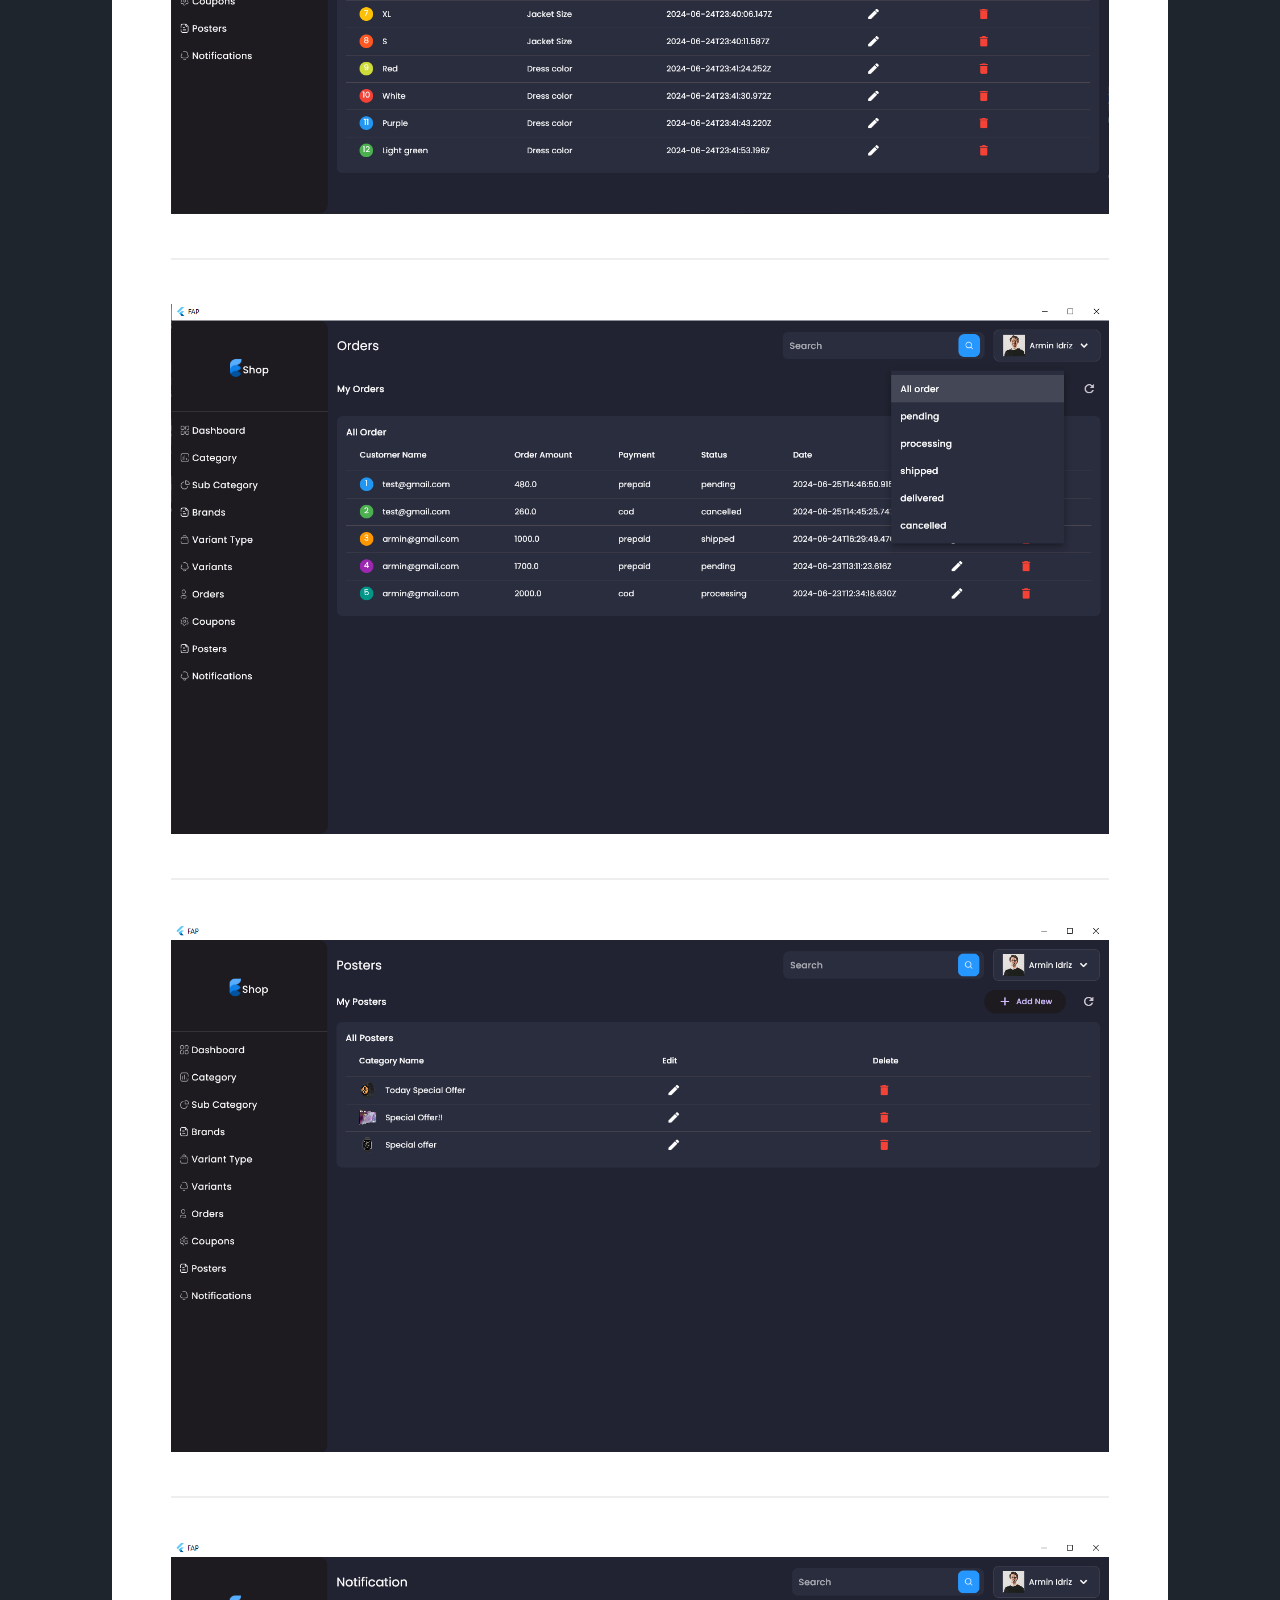
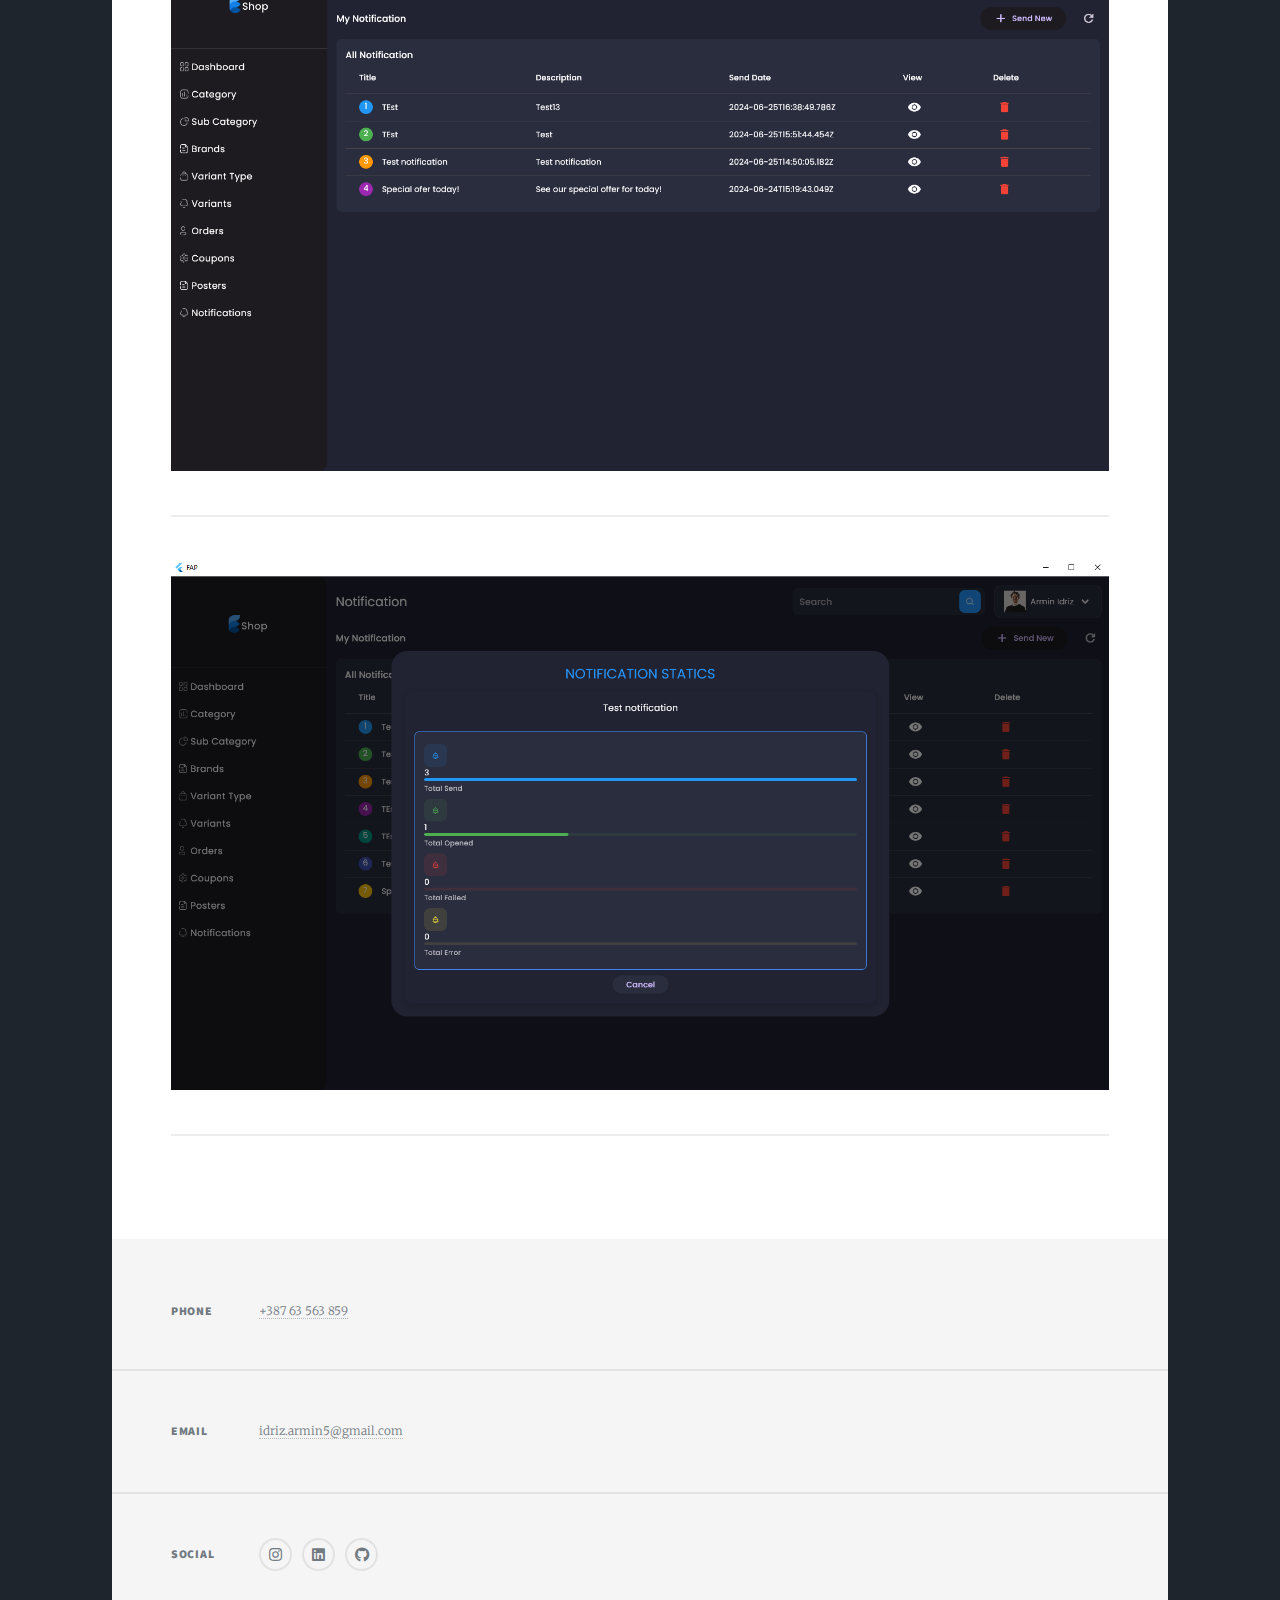
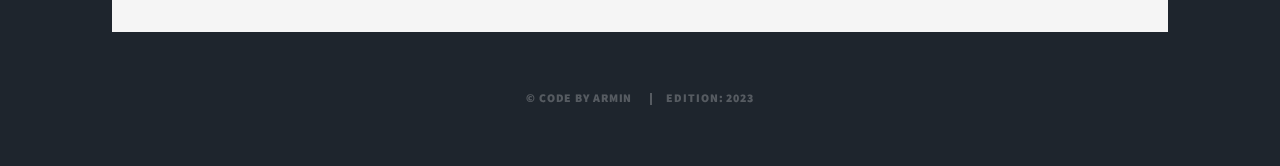
<file: eShop.html>
<!DOCTYPE HTML>
<!--
	Massively by HTML5 UP
	html5up.net | @ajlkn
	Free for personal and commercial use under the CCA 3.0 license (html5up.net/license)
-->
<html>

<head>
	<title>GymFit</title>
	<meta charset="utf-8" />
	<meta name="viewport" content="width=device-width, initial-scale=1, user-scalable=no" />
	<link rel="stylesheet" href="assets/css/main.css" />
	<noscript>
		<link rel="stylesheet" href="assets/css/noscript.css" />
	</noscript>
</head>

<body class="is-preload">

	<!-- Wrapper -->
	<div id="wrapper">

		<!-- Header -->
		<header id="header">
			<a href="index.html" class="logo">EShop</a>
		</header>

		<!-- Nav -->
		<nav id="nav">
			<ul class="links">
				<li><a href="index.html">About me</a></li>
				<li><a href="generic.html">GymFit</a></li>
				<li class="active"><a href="eShop.html">EShop</a></li>
				<li><a href="elements.html">Pc Shop</a></li>
			</ul>
			<ul class="icons">
				<li><a href="https://instagram.com/_idriz99?igshid=NzZlODBkYWE4Ng%3D%3D&utm_source=qr" class="icon brands fa-instagram"><span class="label">Instagram</span></a></li>
				<li><a href="www.linkedin.com/in/armin-idriz-a467432a7" class="icon brands fa-linkedin"><span class="label">Linkedin</span></a></li>
				<li><a href="https://github.com/idrizarmin" class="icon brands fa-github">
						<span class="label">GitHub</span></a></li>
			</ul>
		</nav>

		<!-- Main -->
		<div id="main">

			<!-- Post -->
			<section class="post">
				<header class="major">
					<h1>EShop<br />
						Flutter App</h1>
					<p>Mobile App with Flutter</p>
				</header>
				<hr />
				<!-- Image -->
				<h2>GymFit mobile app</h2>
				<h3><a href="https://github.com/idrizarmin/EShop">Code view<br /></a></h3>

				<h3>Images</h3>
				<div class="box alt">
					<div class="row gtr-50 gtr-uniform">
						<div class="col-4"><span class="image fit"><img src="images/eShop/Screenshot1.png" alt="" /></span>
						</div>
						<div class="col-4"><span class="image fit"><img src="images/eShop/Screenshot2.png" alt="" /></span>
						</div>
						<div class="col-4"><span class="image fit"><img src="images/eShop/Screenshot3.png" alt="" /></span>
						</div>
						<!-- Break -->
						<div class="col-4"><span class="image fit"><img src="images/eShop/Screenshot4.png" alt="" /></span>
						</div>
						<div class="col-4"><span class="image fit"><img src="images/eShop/Screenshot5.png" alt="" /></span>
						</div>
						<div class="col-4"><span class="image fit"><img src="images/eShop/Screenshot6.png" alt="" /></span>
						</div>
						<!-- Break -->
						<div class="col-4"><span class="image fit"><img src="images/eShop/Screenshot7.png" alt="" /></span>
						</div>
						<div class="col-4"><span class="image fit"><img src="images/eShop/Screenshot8.png" alt="" /></span>
						</div>
						<div class="col-4"><span class="image fit"><img src="images/eShop/Screenshot9.png" alt="" /></span>
						</div>
						<!-- Break -->
						<div class="col-4"><span class="image fit"><img src="images/eShop/Screenshot10.png" alt="" /></span>
						</div>
						<div class="col-4"><span class="image fit"><img src="images/eShop/Screenshot11.png" alt="" /></span></div>
						<div class="col-4"><span class="image fit"><img src="images/eShop/Screenshot12.png" alt="" /></span></div>
						<!-- Break -->
					</div>
				</div>

				<header class="major">
					<h1>EShop<br />
						Flutter App</h1>
					<p>Desktop App with Flutter</p>
				</header>
				<!-- Image -->
				<h2>GymFit admin app</h2>
				<h3><a href="https://github.com/idrizarmin/EShop">Code view<br /></a></h3>

				<h3>Images</h3>
				<span class="image fit"><img src="images/eShop/Capture.PNG" alt="" /></span>
				<hr />
				<span class="image fit"><img src="images/eShop/Capture1.PNG" alt="" /></span>
				<hr />
				<span class="image fit"><img src="images/eShop/Capture2.PNG" alt="" /></span>
				<hr />
				<span class="image fit"><img src="images/eShop/Capture3.PNG" alt="" /></span>
				<hr />
				<span class="image fit"><img src="images/eShop/Capture4.PNG" alt="" /></span>
				<hr />
				<span class="image fit"><img src="images/eShop/Capture5.PNG" alt="" /></span>
				<hr />
				<span class="image fit"><img src="images/eShop/Capture6.PNG" alt="" /></span>
				<hr />
				<span class="image fit"><img src="images/eShop/Capture7.PNG" alt="" /></span>
				<hr />
				<span class="image fit"><img src="images/eShop/Capture8.PNG" alt="" /></span>
				<hr />
				<span class="image fit"><img src="images/eShop/Capture9.PNG" alt="" /></span>
				<hr />
				<span class="image fit"><img src="images/eShop/Capture10.PNG" alt="" /></span>
				<hr />
			</section>
		</div>
		<!-- Footer -->
		<footer id="footer">
			<section class="split contact">
				<section>
					<h3>Phone</h3>
					<p><a href="#">+387 63 563 859</a></p>
				</section>
				<section>
					<h3>Email</h3>
					<p><a href="#">idriz.armin5@gmail.com</a></p>
				</section>
				<section>
					<h3>Social</h3>
					<ul class="icons alt">
						<li><a href="#" class="icon brands alt fa-instagram"><span class="label">Instagram</span></a></li>
						<li><a href="#" class="icon brands alt fa-linkedin"><span class="label">Linkedin</span></a></li>
						<li><a href="https://github.com/idrizarmin" class="icon brands alt fa-github"><span class="label">GitHub</span></a></li>
					</ul>
				</section>
			</section>
		</footer>

		<!-- Copyright -->
		<div id="copyright">
			<ul>
				<li>&copy; Code by Armin</li>
				<li>Edition: 2023</li>
			</ul>
		</div>
	</div>

	<!-- Scripts -->
	<script src="assets/js/jquery.min.js"></script>
	<script src="assets/js/jquery.scrollex.min.js"></script>
	<script src="assets/js/jquery.scrolly.min.js"></script>
	<script src="assets/js/browser.min.js"></script>
	<script src="assets/js/breakpoints.min.js"></script>
	<script src="assets/js/util.js"></script>
	<script src="assets/js/main.js"></script>

</body>

</html>
</file>
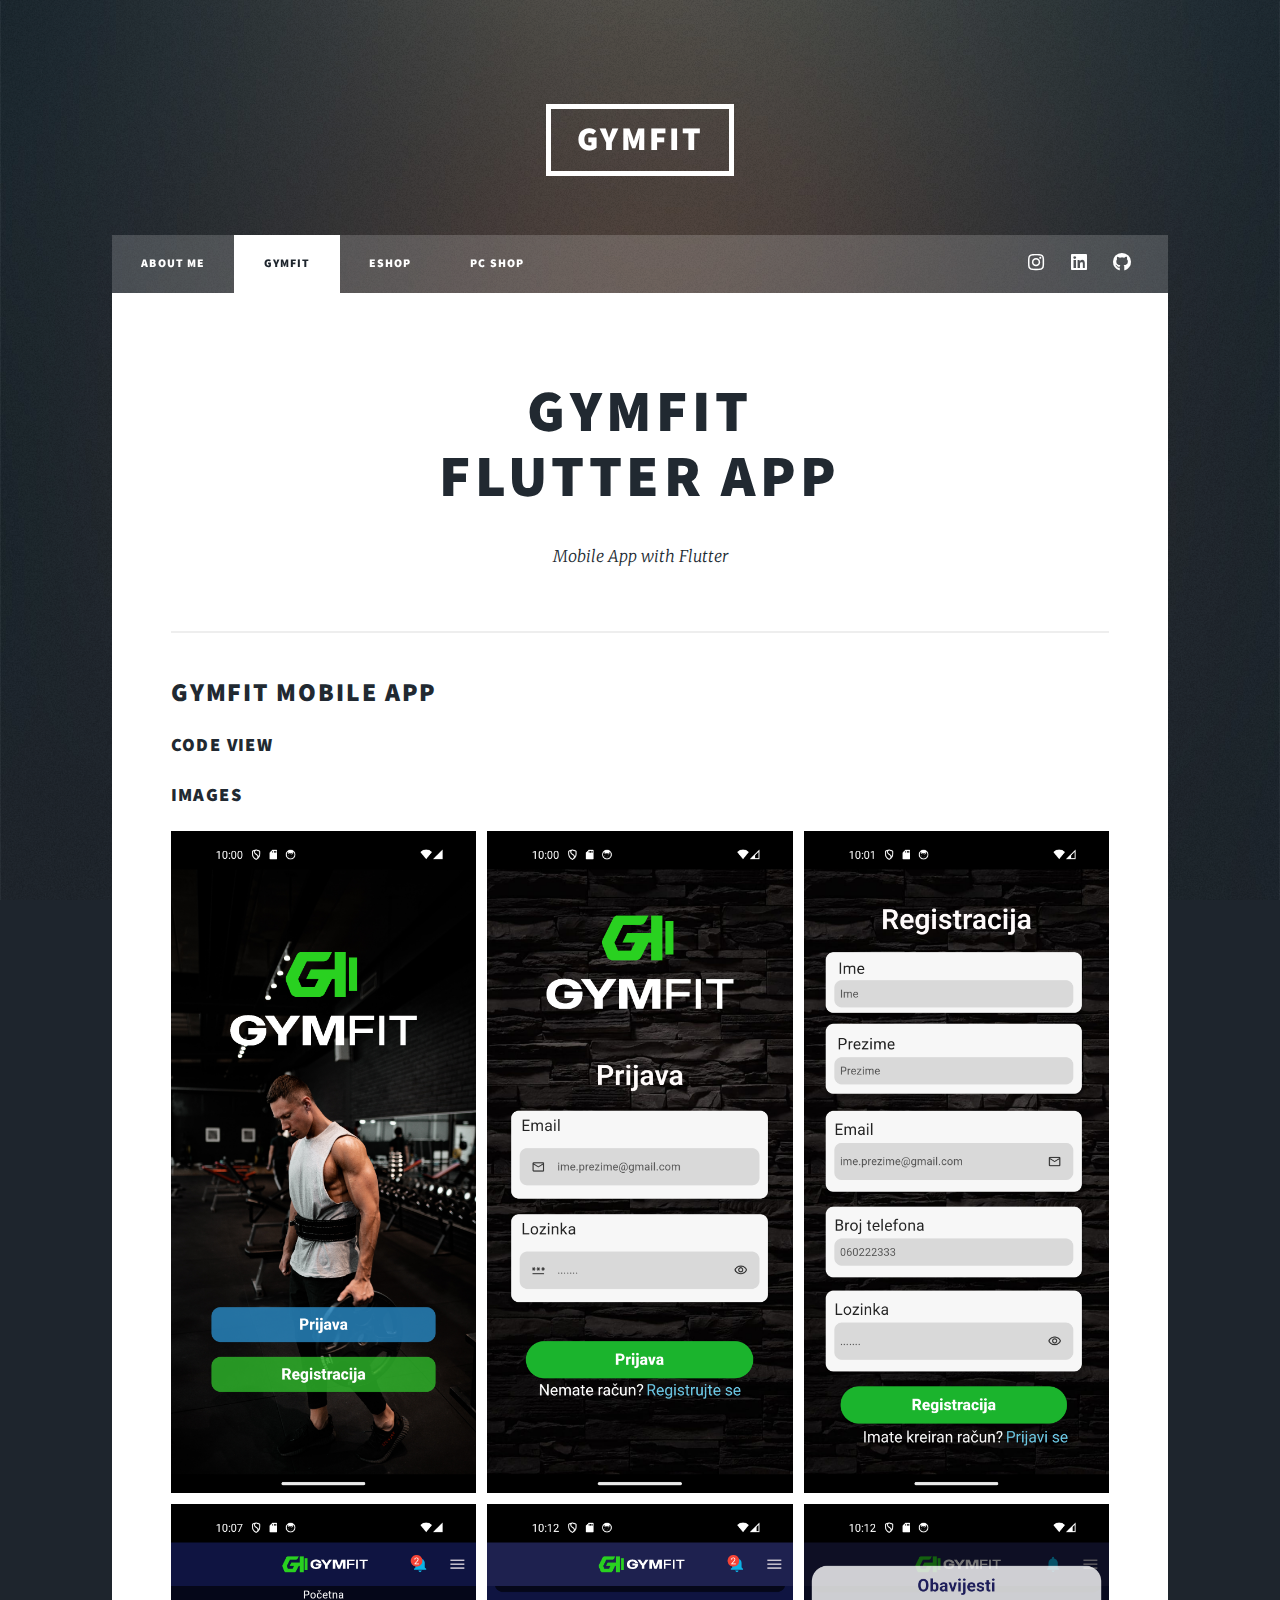
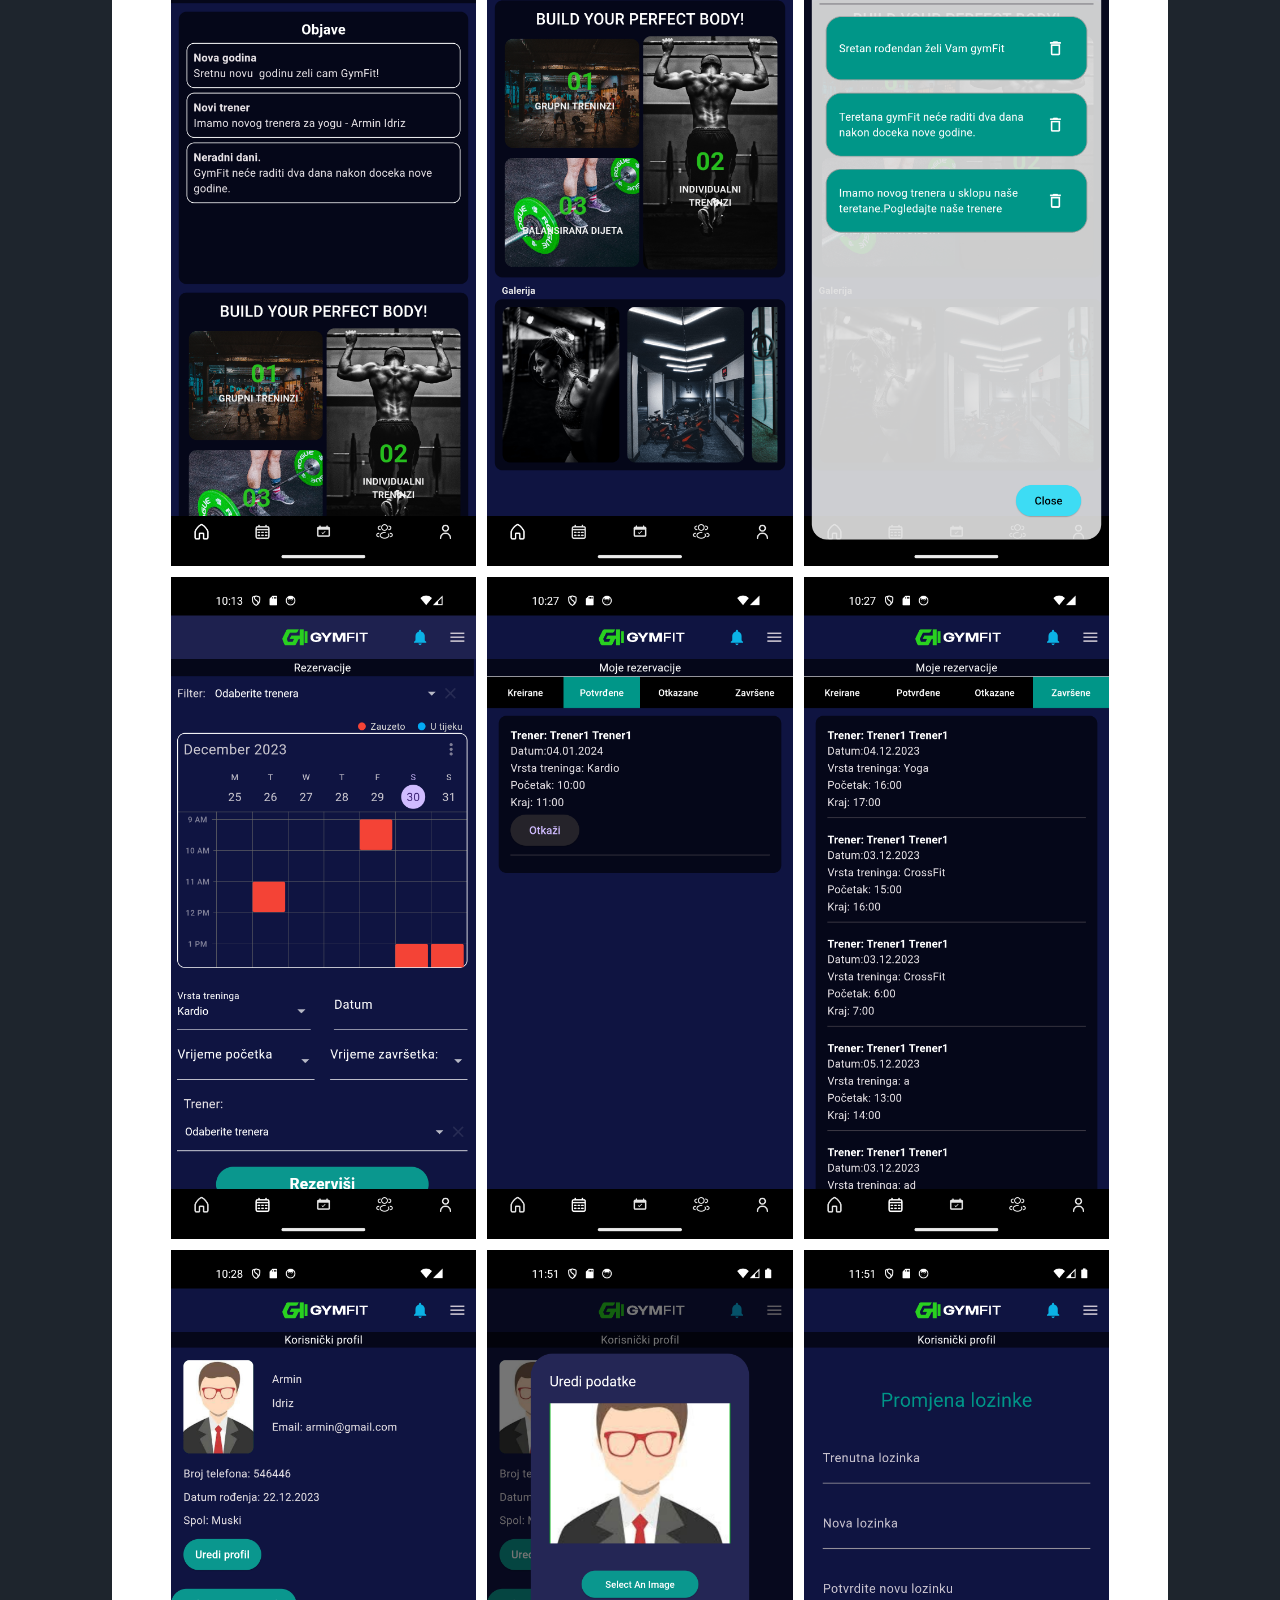
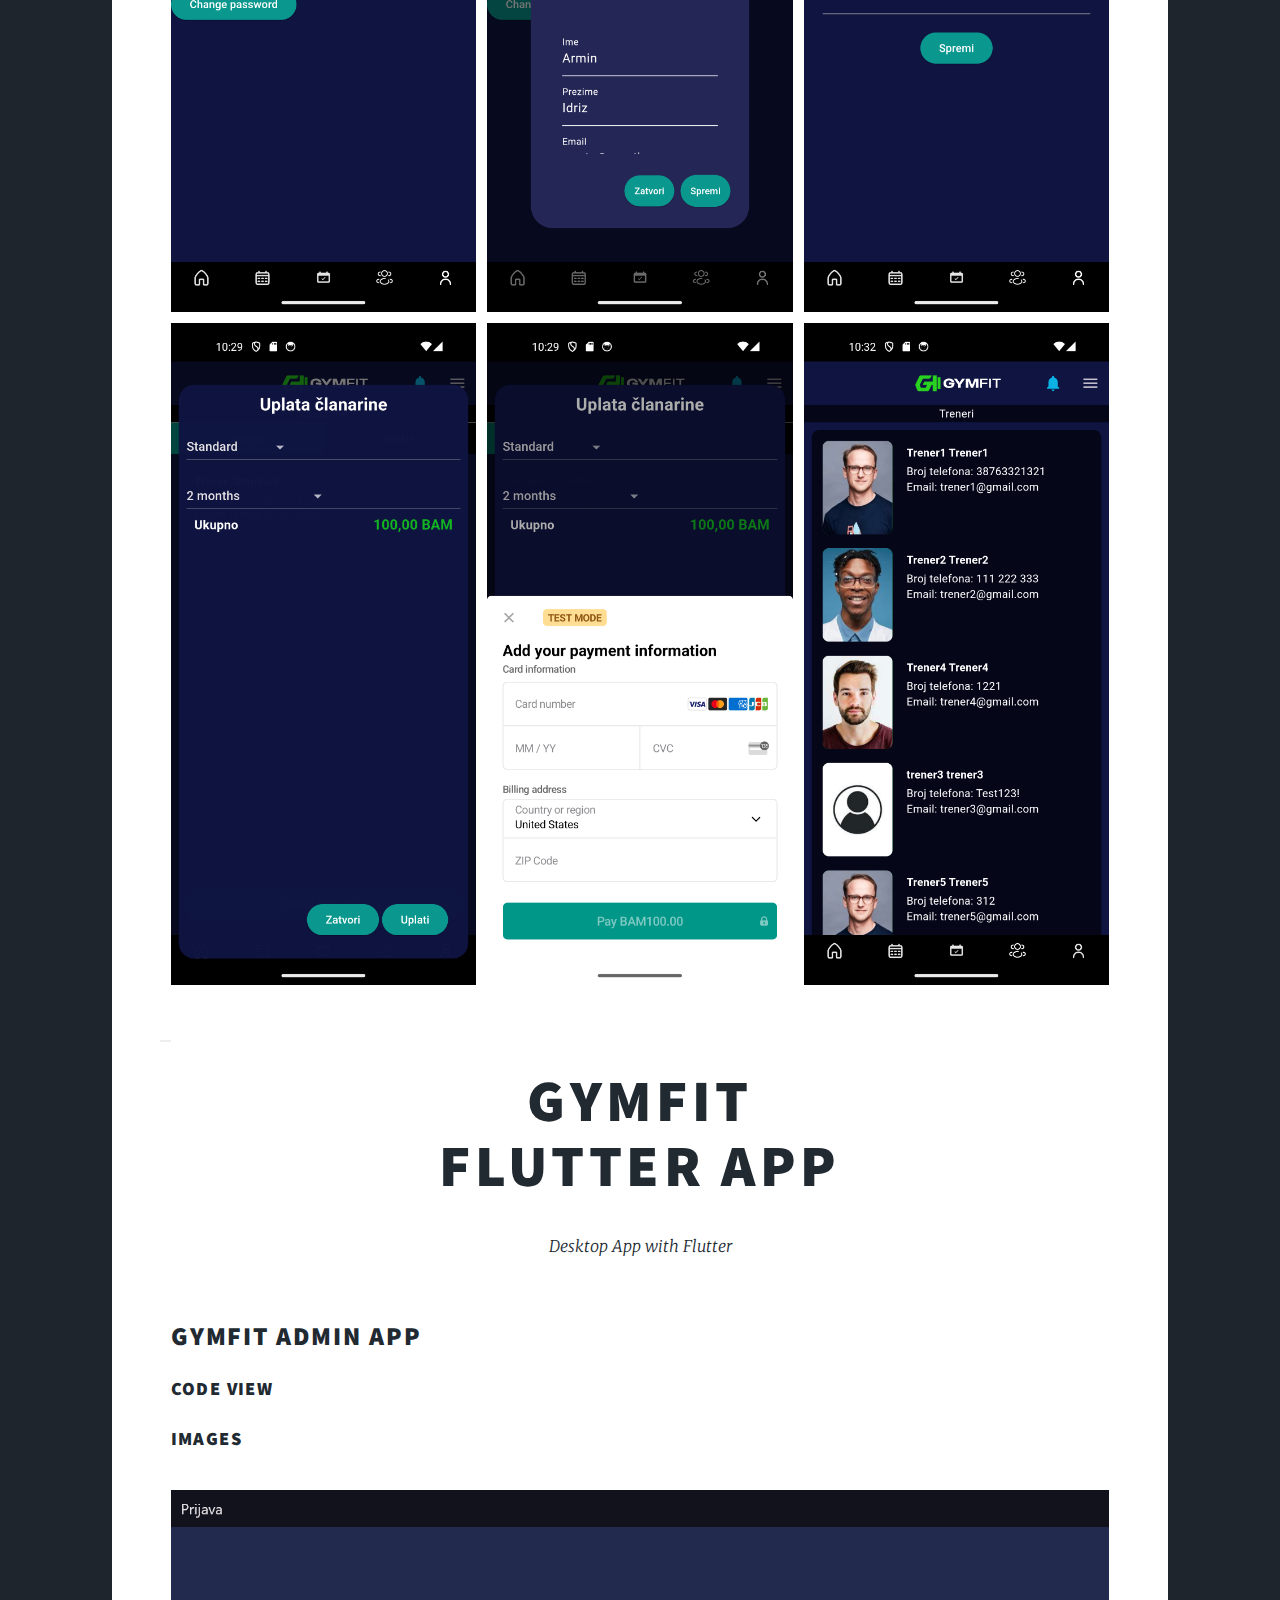
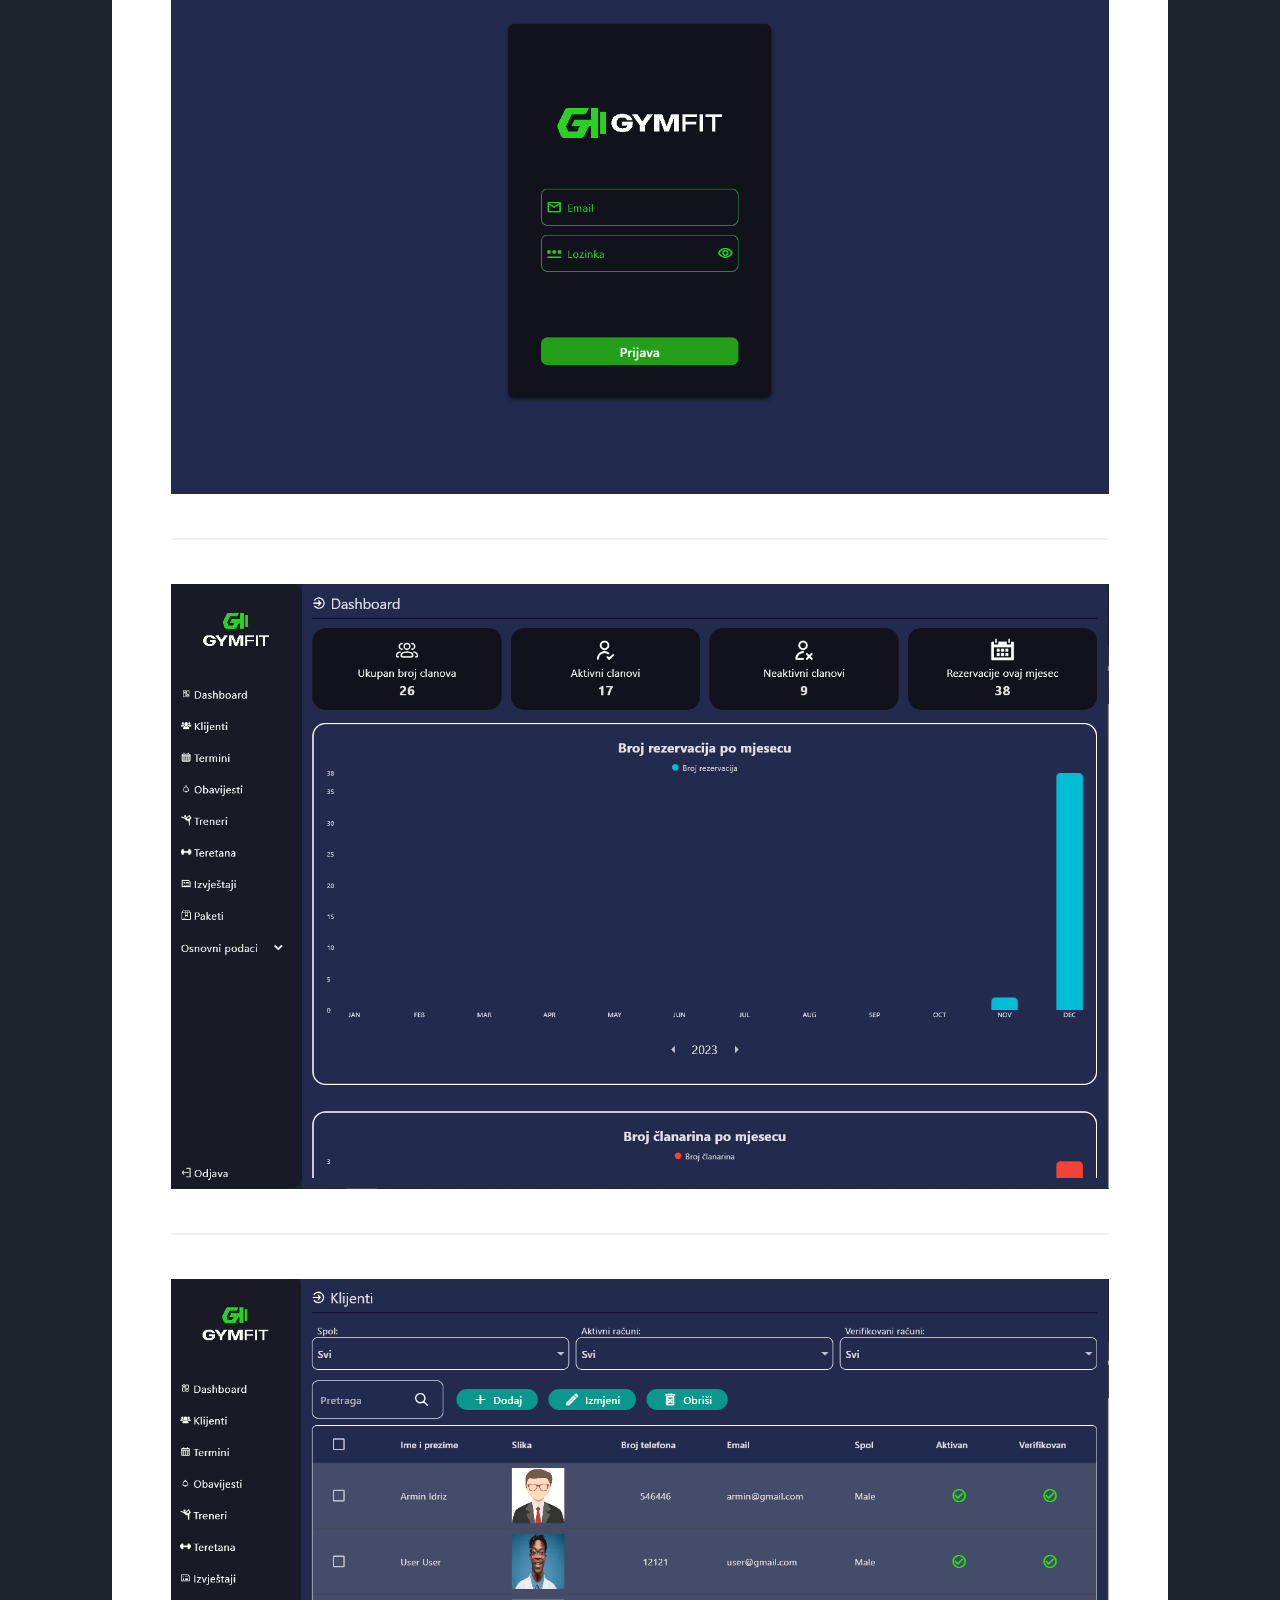
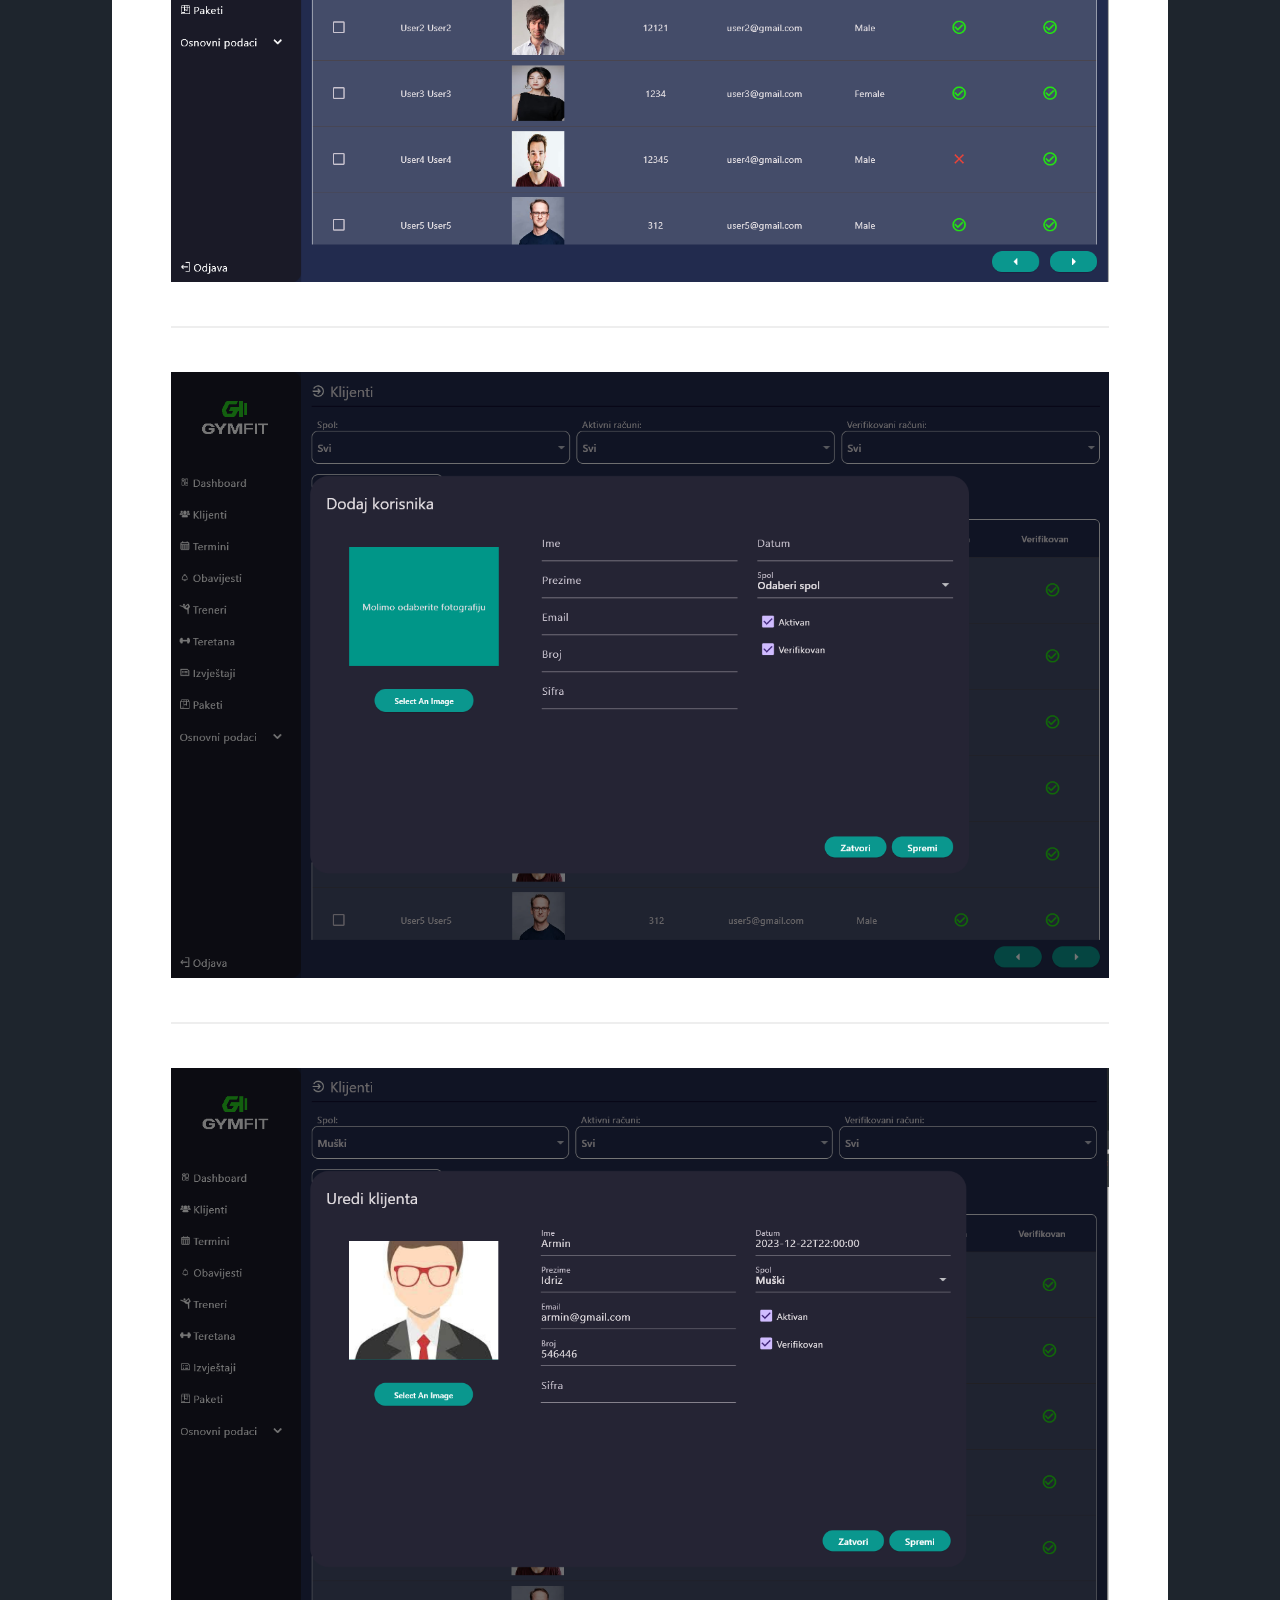
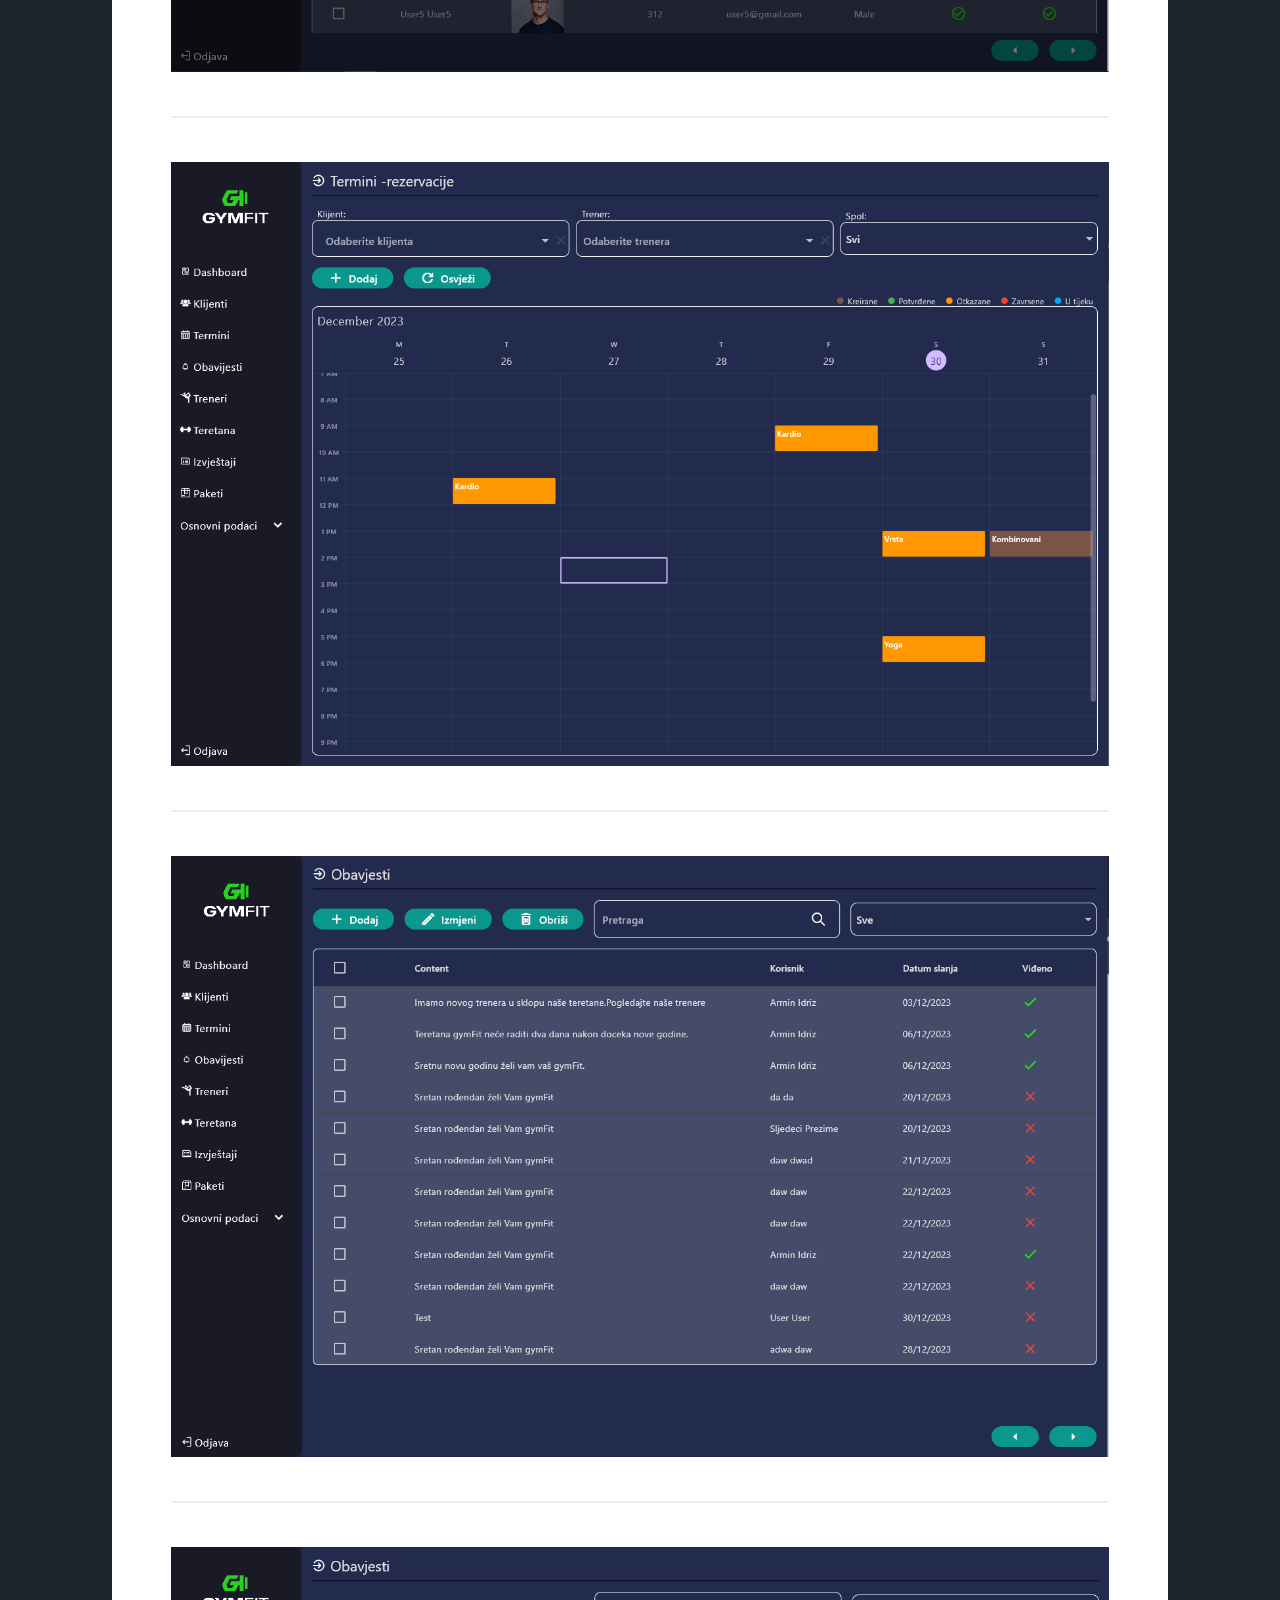
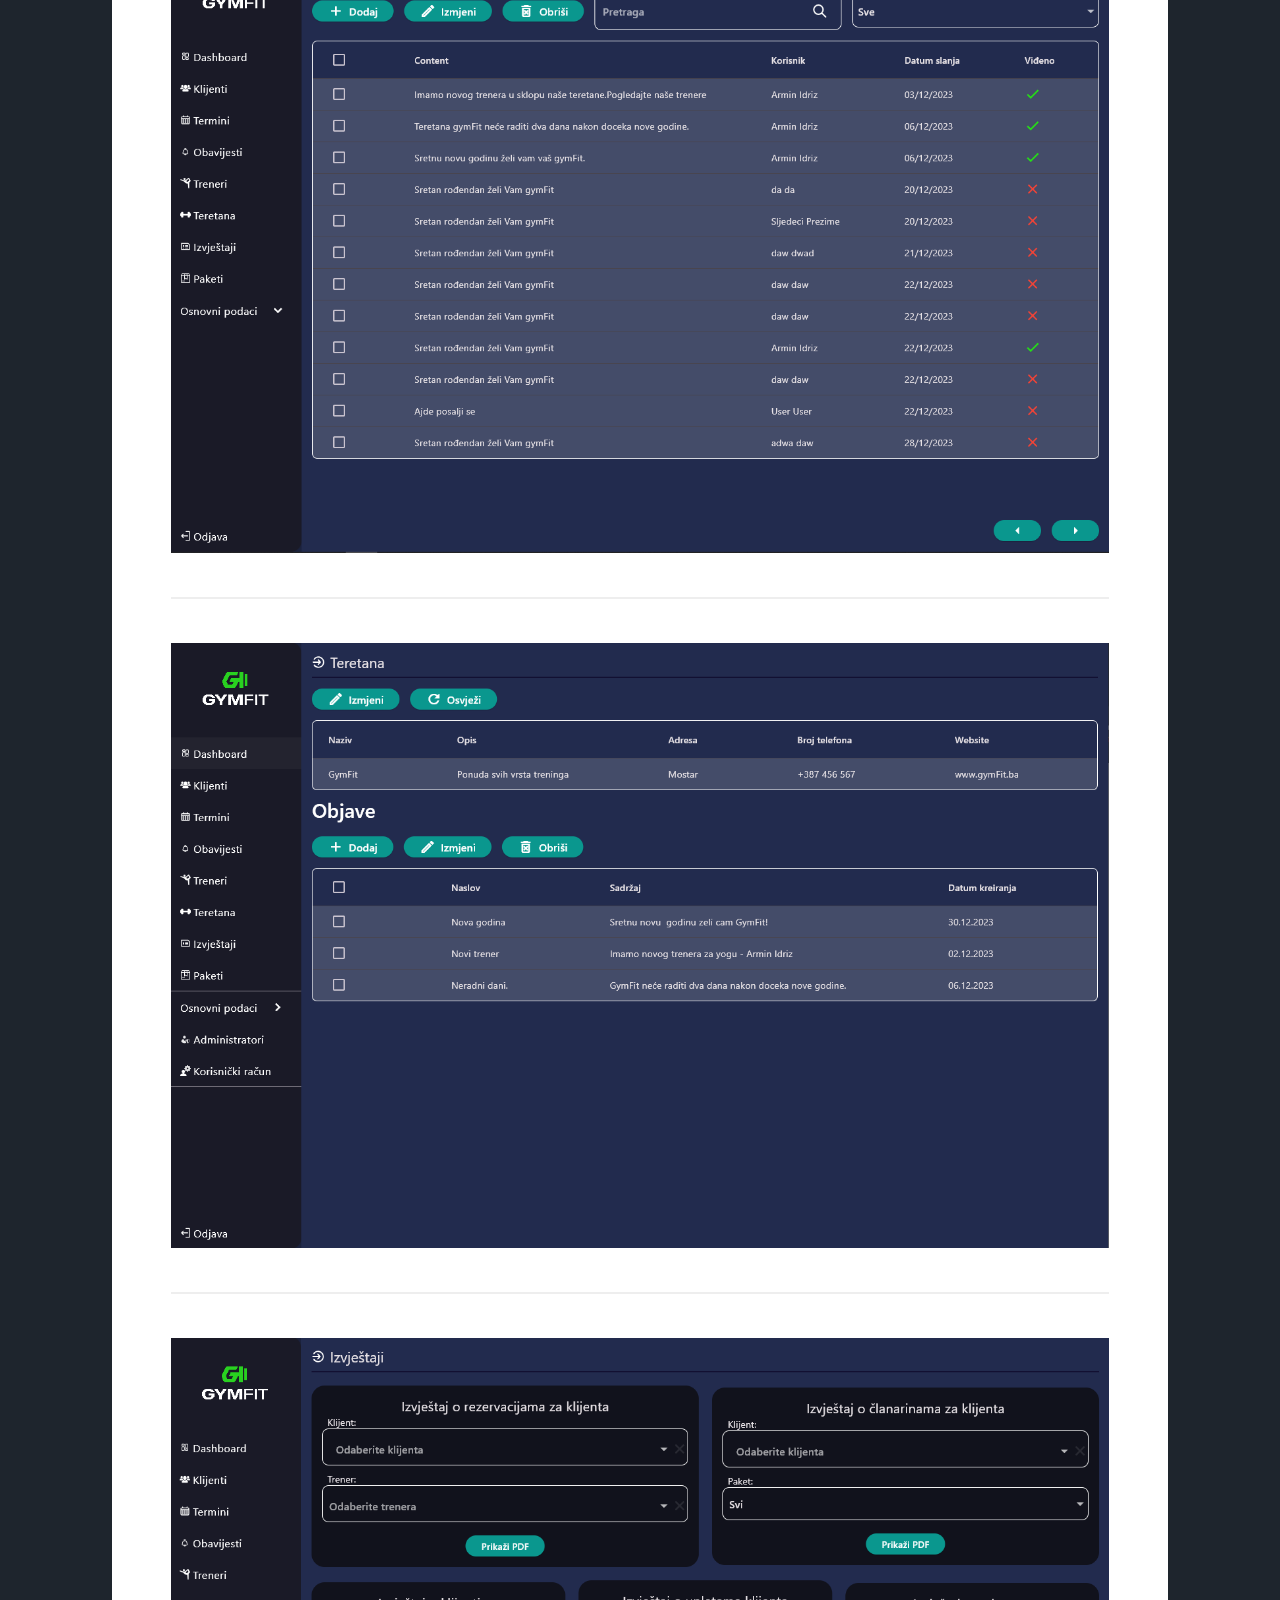
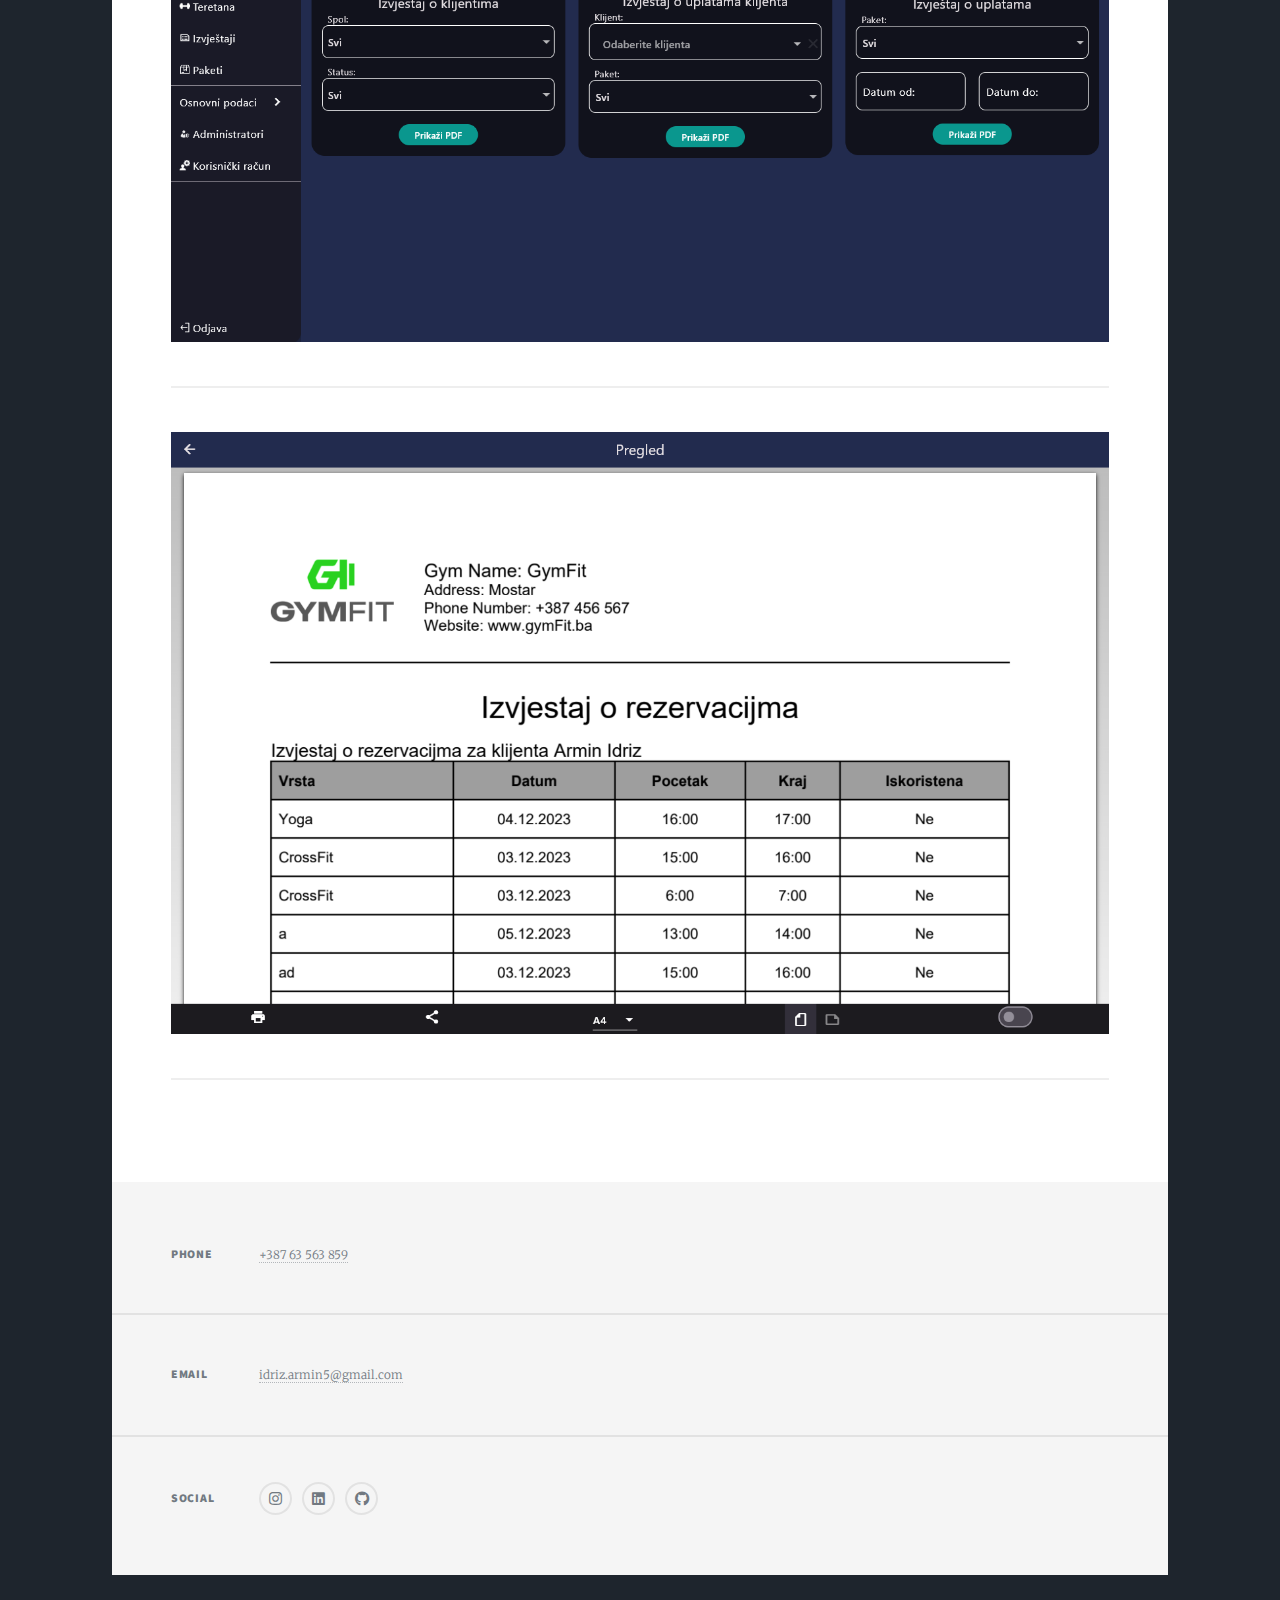
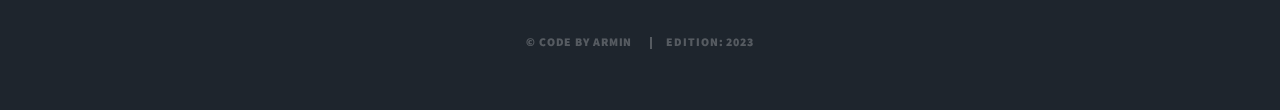
<file: generic.html>
<!DOCTYPE HTML>
<!--
	Massively by HTML5 UP
	html5up.net | @ajlkn
	Free for personal and commercial use under the CCA 3.0 license (html5up.net/license)
-->
<html>

<head>
	<title>GymFit</title>
	<meta charset="utf-8" />
	<meta name="viewport" content="width=device-width, initial-scale=1, user-scalable=no" />
	<link rel="stylesheet" href="assets/css/main.css" />
	<noscript>
		<link rel="stylesheet" href="assets/css/noscript.css" />
	</noscript>
</head>

<body class="is-preload">

	<!-- Wrapper -->
	<div id="wrapper">

		<!-- Header -->
		<header id="header">
			<a href="index.html" class="logo">GymFit</a>
		</header>

		<!-- Nav -->
		<nav id="nav">
			<ul class="links">
				<li><a href="index.html">About me</a></li>
				<li class="active"><a href="generic.html">GymFit</a></li>
				
				<li><a href="eShop.html">EShop</a></li>
				<li><a href="elements.html">Pc Shop</a></li>
			</ul>
			<ul class="icons">
				<li><a href="https://instagram.com/_idriz99?igshid=NzZlODBkYWE4Ng%3D%3D&utm_source=qr" class="icon brands fa-instagram"><span class="label">Instagram</span></a></li>
				<li><a href="www.linkedin.com/in/armin-idriz-a467432a7" class="icon brands fa-linkedin"><span class="label">Linkedin</span></a></li>
				<li><a href="https://github.com/idrizarmin" class="icon brands fa-github">
						<span class="label">GitHub</span></a></li>
			</ul>
		</nav>

		<!-- Main -->
		<div id="main">

			<!-- Post -->
			<section class="post">
				<header class="major">
					<h1>GymFit<br />
						Flutter App</h1>
					<p>Mobile App with Flutter</p>
				</header>
				<hr />
				<!-- Image -->
				<h2>GymFit mobile app</h2>
				<h3><a href="https://github.com/idrizarmin/GymFit">Code view<br /></a></h3>

				<h3>Images</h3>
				<div class="box alt">
					<div class="row gtr-50 gtr-uniform">
						<div class="col-4"><span class="image fit"><img src="images/Screenshot_1.png" alt="" /></span>
						</div>
						<div class="col-4"><span class="image fit"><img src="images/Screenshot_2.png" alt="" /></span>
						</div>
						<div class="col-4"><span class="image fit"><img src="images/Screenshot_3.png" alt="" /></span>
						</div>
						<!-- Break -->
						<div class="col-4"><span class="image fit"><img src="images/Screenshot_4.png" alt="" /></span>
						</div>
						<div class="col-4"><span class="image fit"><img src="images/Screenshot_5.png" alt="" /></span>
						</div>
						<div class="col-4"><span class="image fit"><img src="images/Screenshot_6.png" alt="" /></span>
						</div>
						<!-- Break -->
						<div class="col-4"><span class="image fit"><img src="images/Screenshot_7.png" alt="" /></span>
						</div>
						<div class="col-4"><span class="image fit"><img src="images/Screenshot_8.png" alt="" /></span>
						</div>
						<div class="col-4"><span class="image fit"><img src="images/Screenshot_9.png" alt="" /></span>
						</div>
						<!-- Break -->
						<div class="col-4"><span class="image fit"><img src="images/Screenshot_10.png" alt="" /></span>
						</div>
						<div class="col-4"><span class="image fit"><img src="images/Screenshot_1703976689.png"
									alt="" /></span></div>
						<div class="col-4"><span class="image fit"><img src="images/Screenshot_1703976697.png"
									alt="" /></span></div>
						<!-- Break -->
						<div class="col-4"><span class="image fit"><img src="images/Screenshot_12.png" alt="" /></span>
						</div>
						<div class="col-4"><span class="image fit"><img src="images/Screenshot_13.png" alt="" /></span>
						</div>
						<div class="col-4"><span class="image fit"><img src="images/Screenshot_14.png" alt="" /></span>
						</div>
						<hr>
					</div>
				</div>

				<header class="major">
					<h1>GymFit<br />
						Flutter App</h1>
					<p>Desktop App with Flutter</p>
				</header>
				<!-- Image -->
				<h2>GymFit admin app</h2>
				<h3><a href="https://github.com/idrizarmin/GymFit">Code view<br /></a></h3>

				<h3>Images</h3>
				<span class="image fit"><img src="images/Capture11.PNG" alt="" /></span>
				<hr />
				<span class="image fit"><img src="images/Capture12.PNG" alt="" /></span>
				<hr />
				<span class="image fit"><img src="images/Capture13.PNG" alt="" /></span>
				<hr />
				<span class="image fit"><img src="images/Capture14.PNG" alt="" /></span>
				<hr />
				<span class="image fit"><img src="images/Capture15.PNG" alt="" /></span>
				<hr />
				<span class="image fit"><img src="images/Capture16.PNG" alt="" /></span>
				<hr />
				<span class="image fit"><img src="images/Capture17.PNG" alt="" /></span>
				<hr />
				<span class="image fit"><img src="images/Capture18.PNG" alt="" /></span>
				<hr />
				<span class="image fit"><img src="images/Capture19.PNG" alt="" /></span>
				<hr />
				<span class="image fit"><img src="images/Capture20.PNG" alt="" /></span>
				<hr />
				<span class="image fit"><img src="images/Capture21.PNG" alt="" /></span>
				<hr />


			</section>
		</div>
		<!-- Footer -->
		<footer id="footer">
			<section class="split contact">

				<section>
					<h3>Phone</h3>
					<p><a href="#">+387 63 563 859</a></p>
				</section>
				<section>
					<h3>Email</h3>
					<p><a href="#">idriz.armin5@gmail.com</a></p>
				</section>
				<section>
					<h3>Social</h3>
					<ul class="icons alt">
						<li><a href="#" class="icon brands alt fa-instagram"><span class="label">Instagram</span></a>
						</li>
						<li><a href="#" class="icon brands alt fa-linkedin"><span class="label">Linkedin</span></a></li>
						<li><a href="https://github.com/idrizarmin" class="icon brands alt fa-github"><span
									class="label">GitHub</span></a></li>
					</ul>
				</section>
			</section>


		</footer>

		<!-- Copyright -->
		<div id="copyright">
			<ul>
				<li>&copy; Code by Armin</li>
				<li>Edition: 2023</li>
			</ul>
		</div>

	</div>

	<!-- Scripts -->
	<script src="assets/js/jquery.min.js"></script>
	<script src="assets/js/jquery.scrollex.min.js"></script>
	<script src="assets/js/jquery.scrolly.min.js"></script>
	<script src="assets/js/browser.min.js"></script>
	<script src="assets/js/breakpoints.min.js"></script>
	<script src="assets/js/util.js"></script>
	<script src="assets/js/main.js"></script>

</body>

</html>
</file>
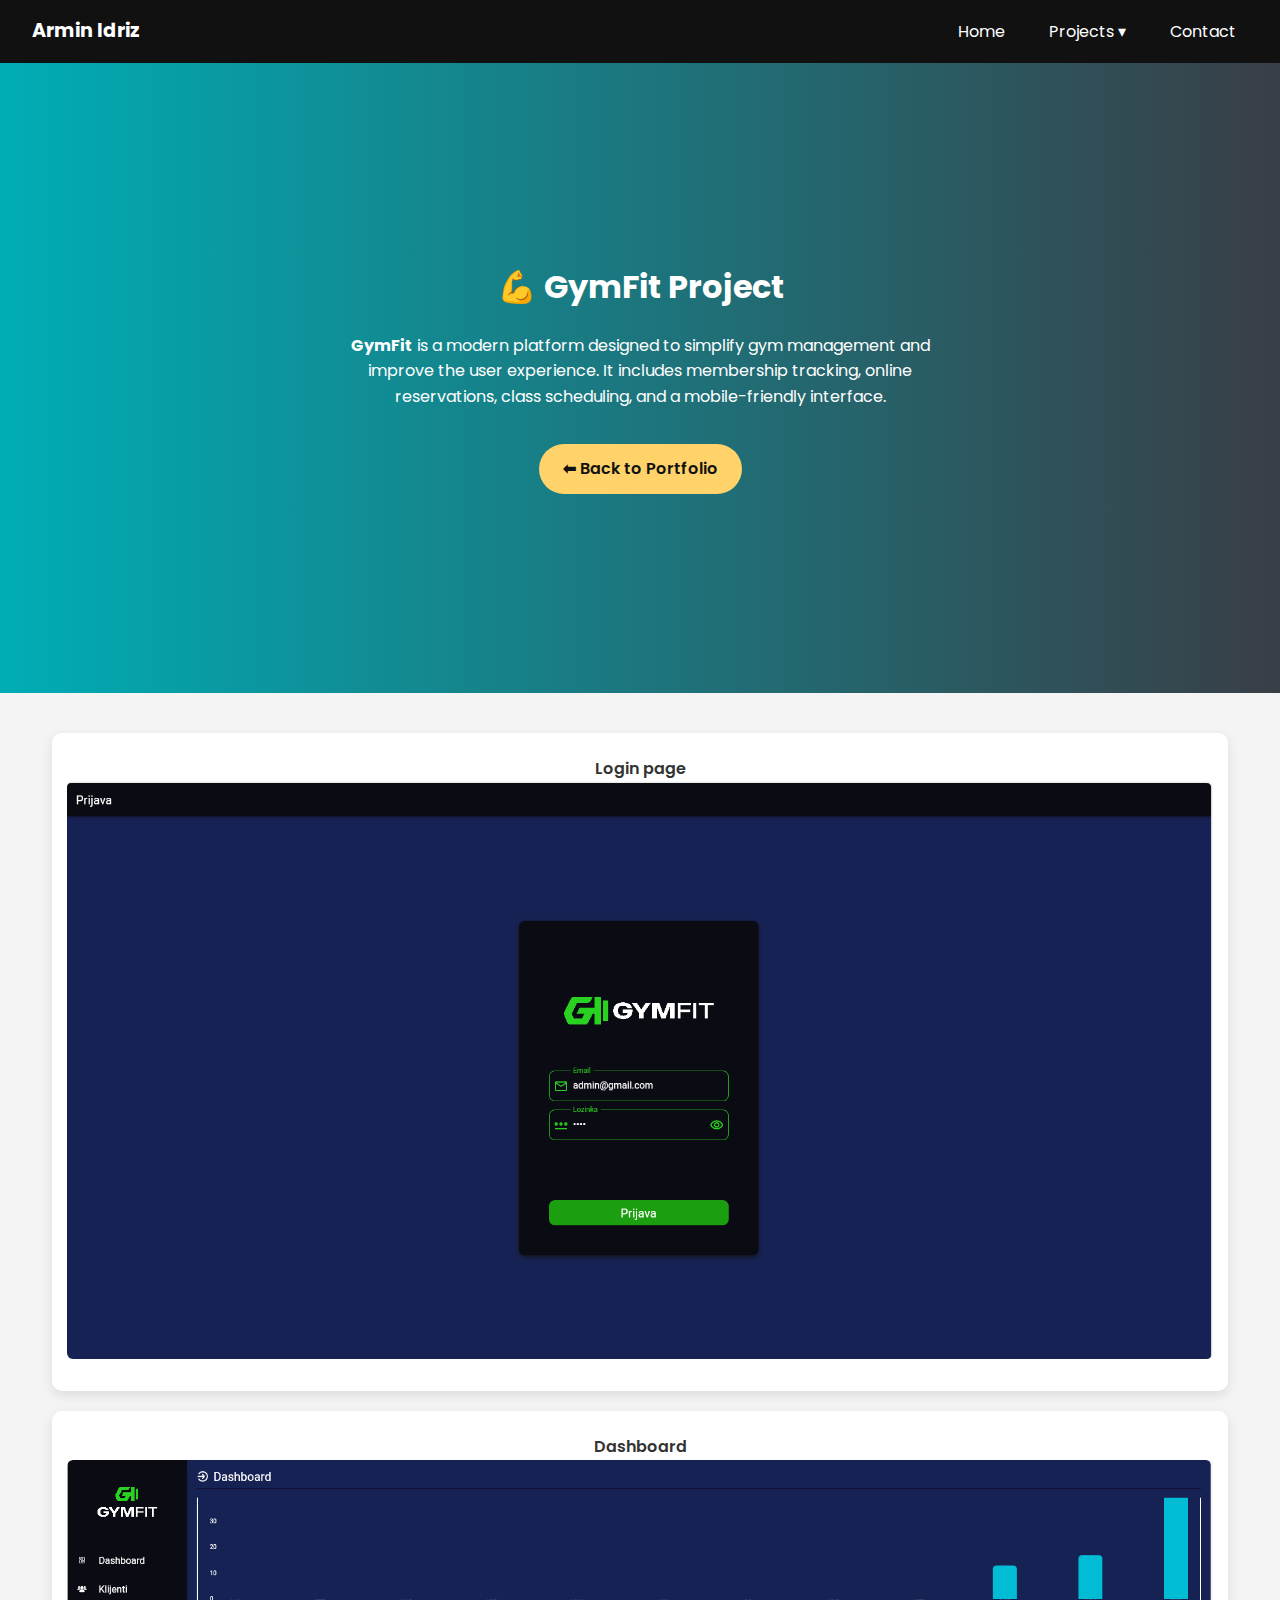
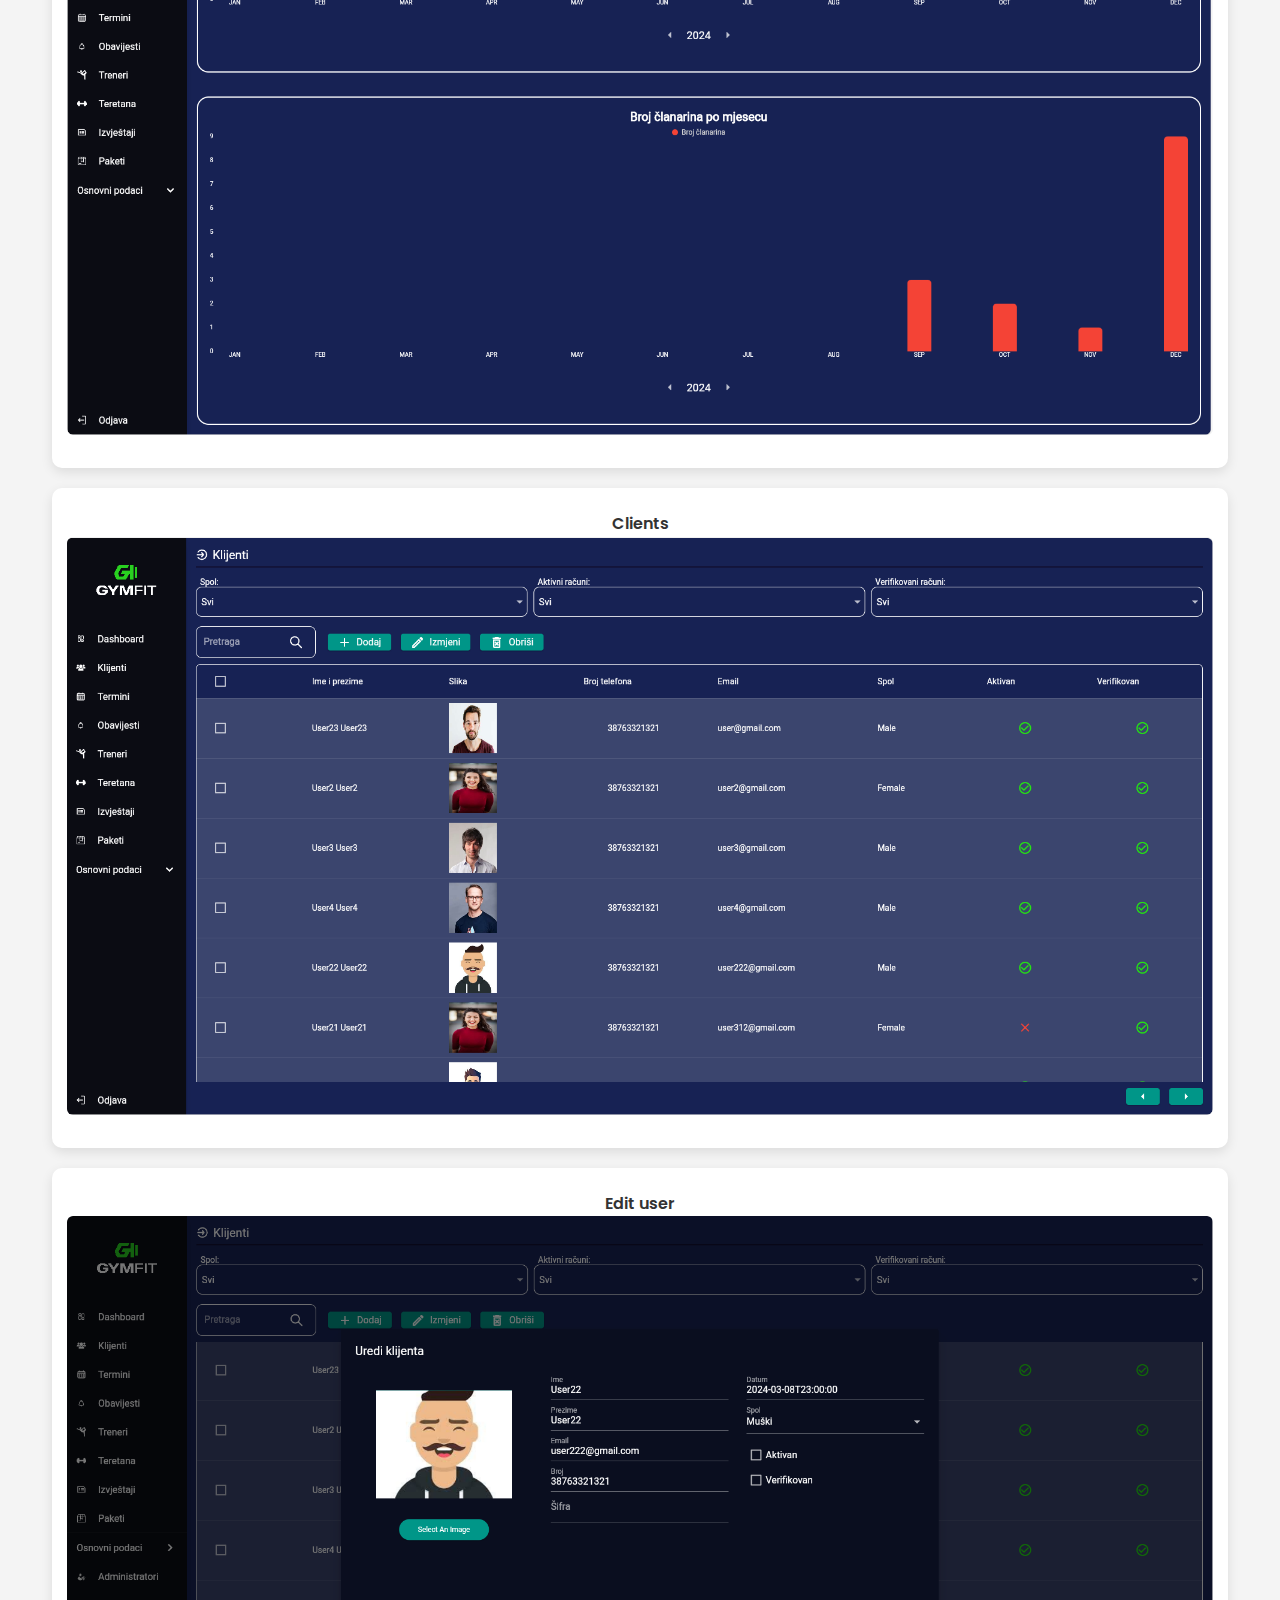
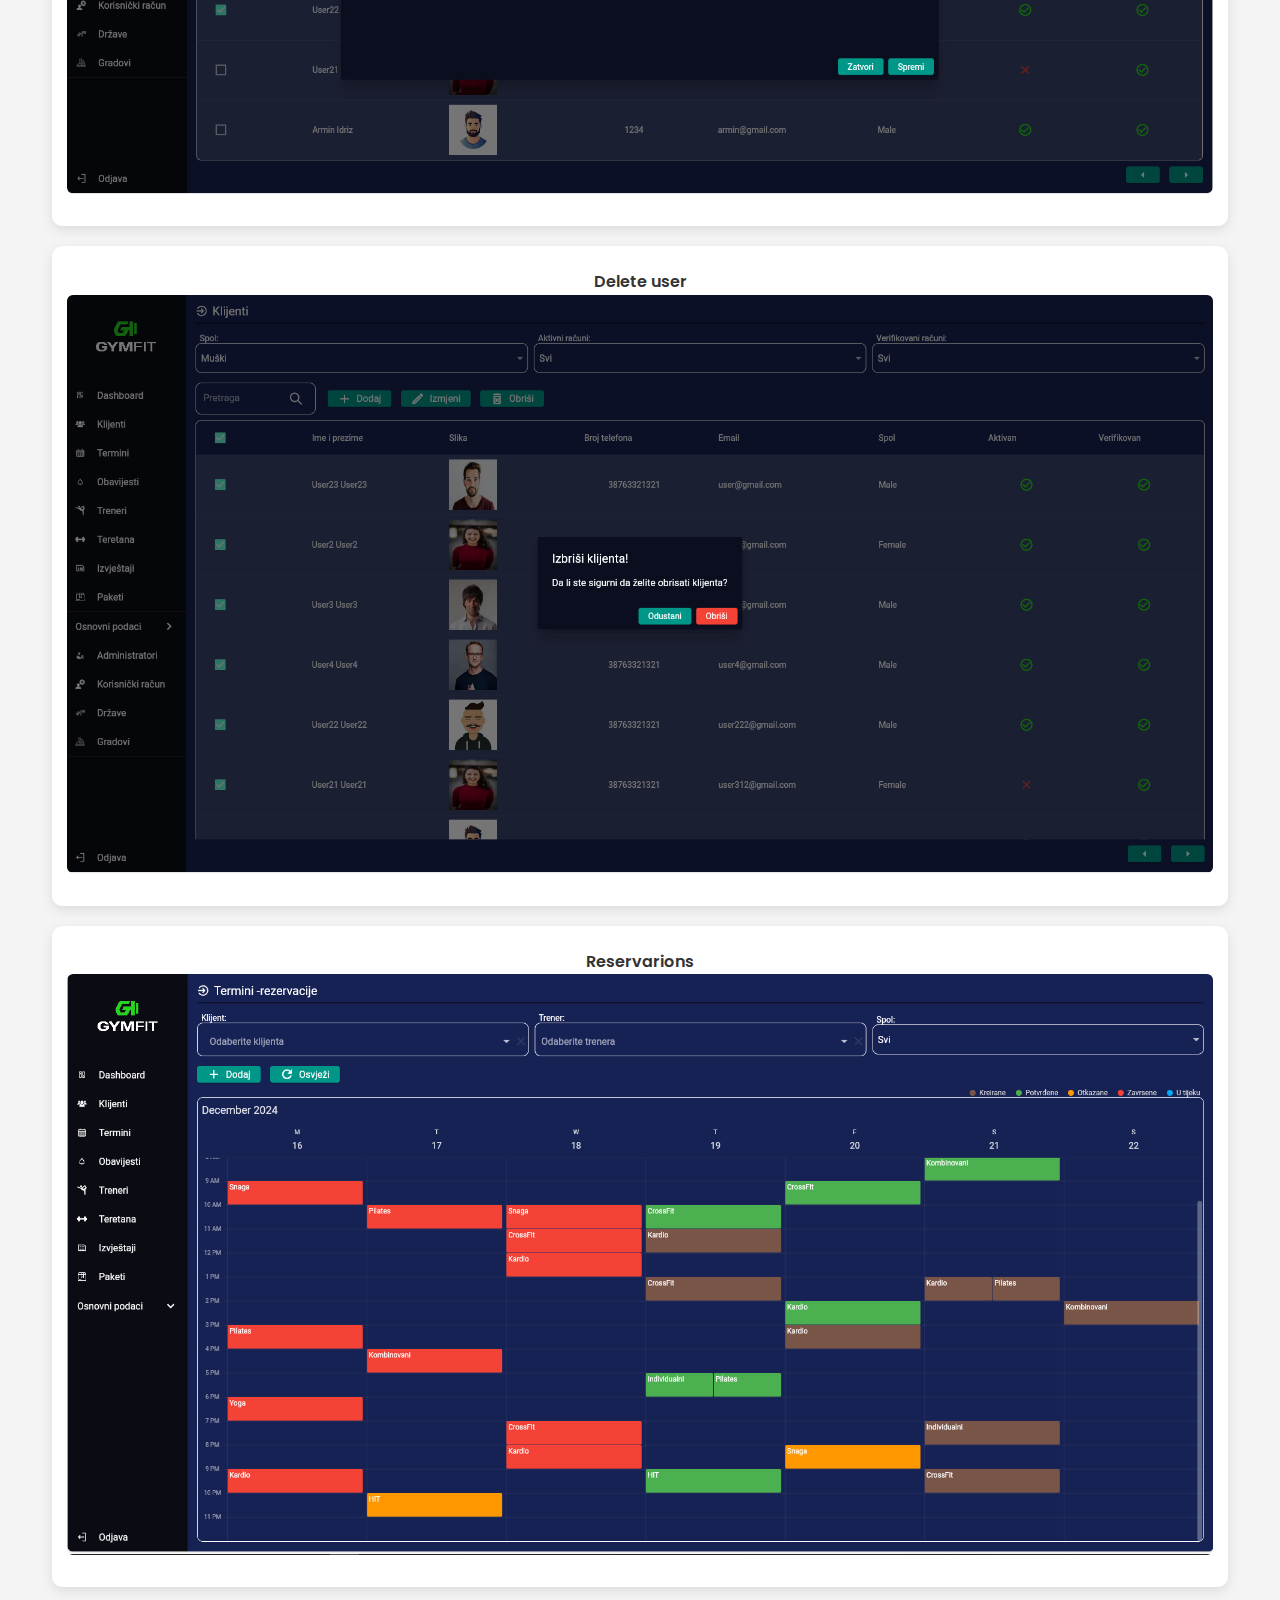
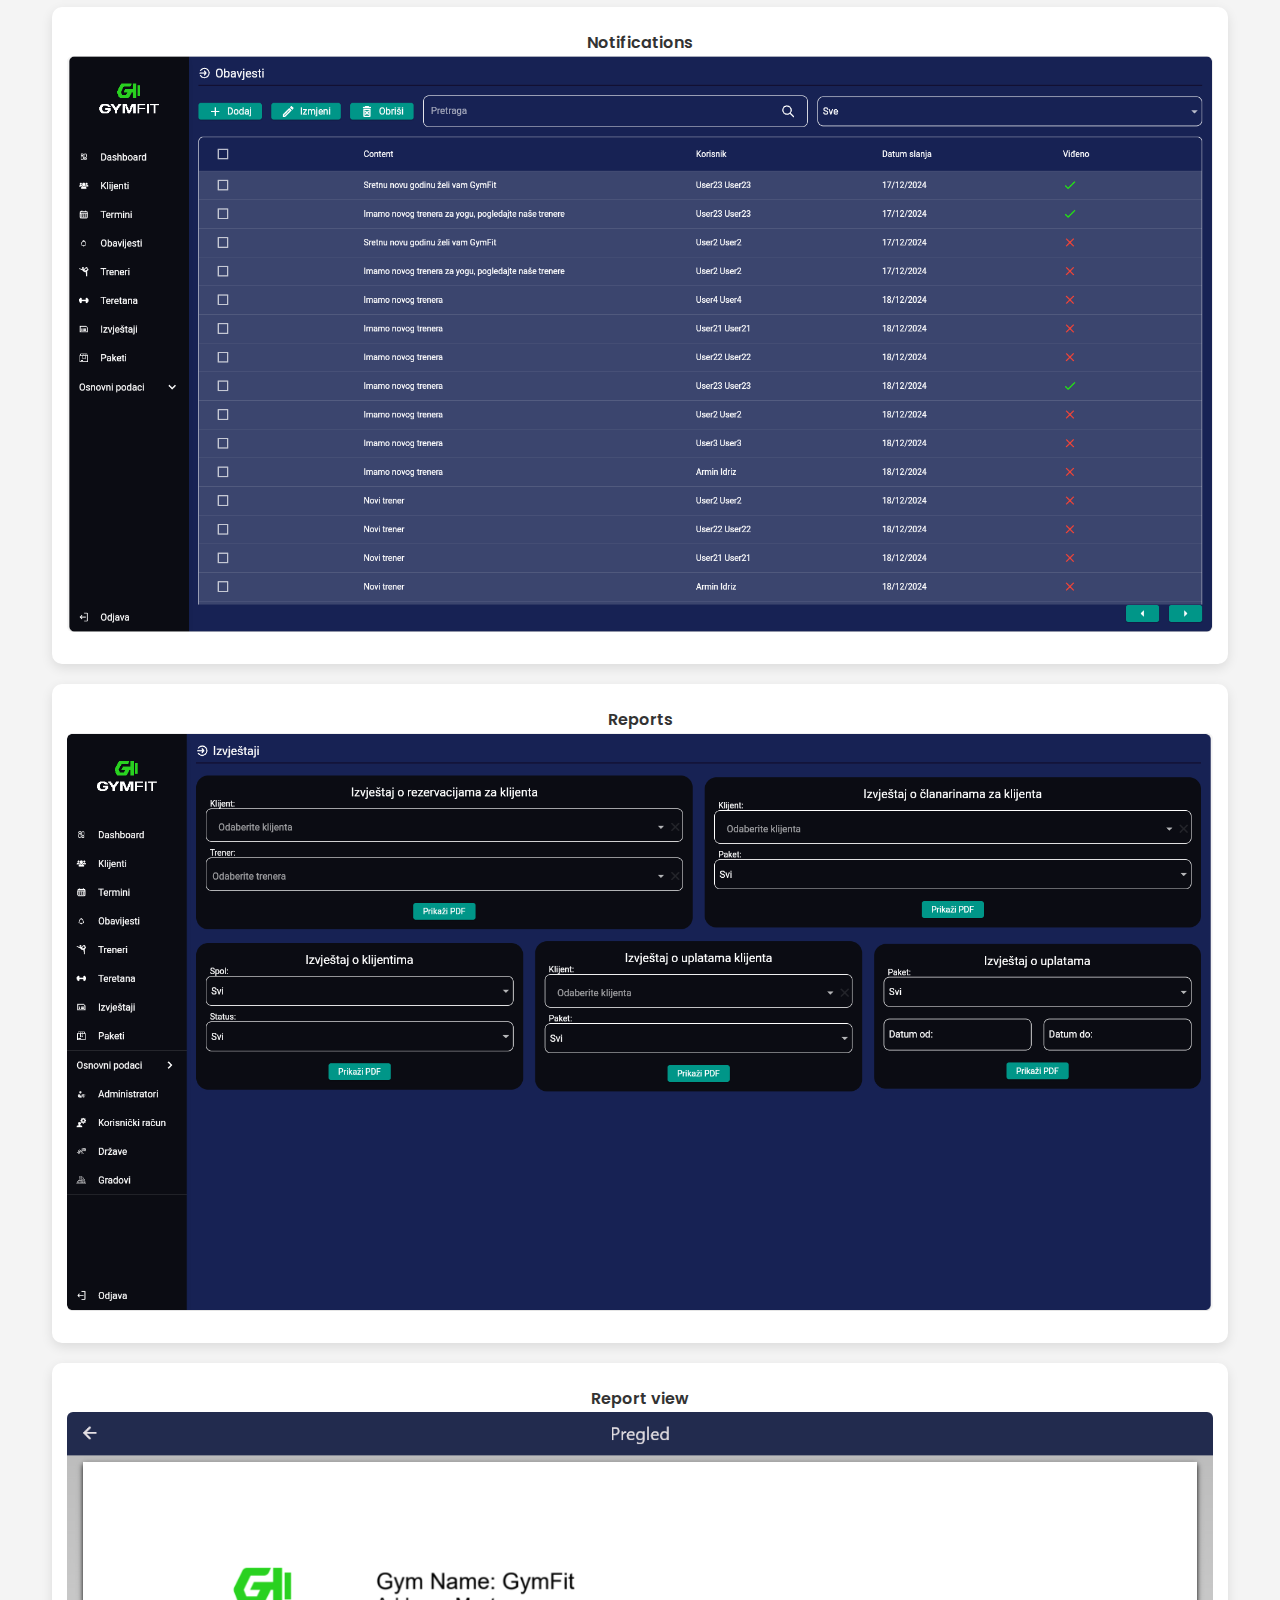
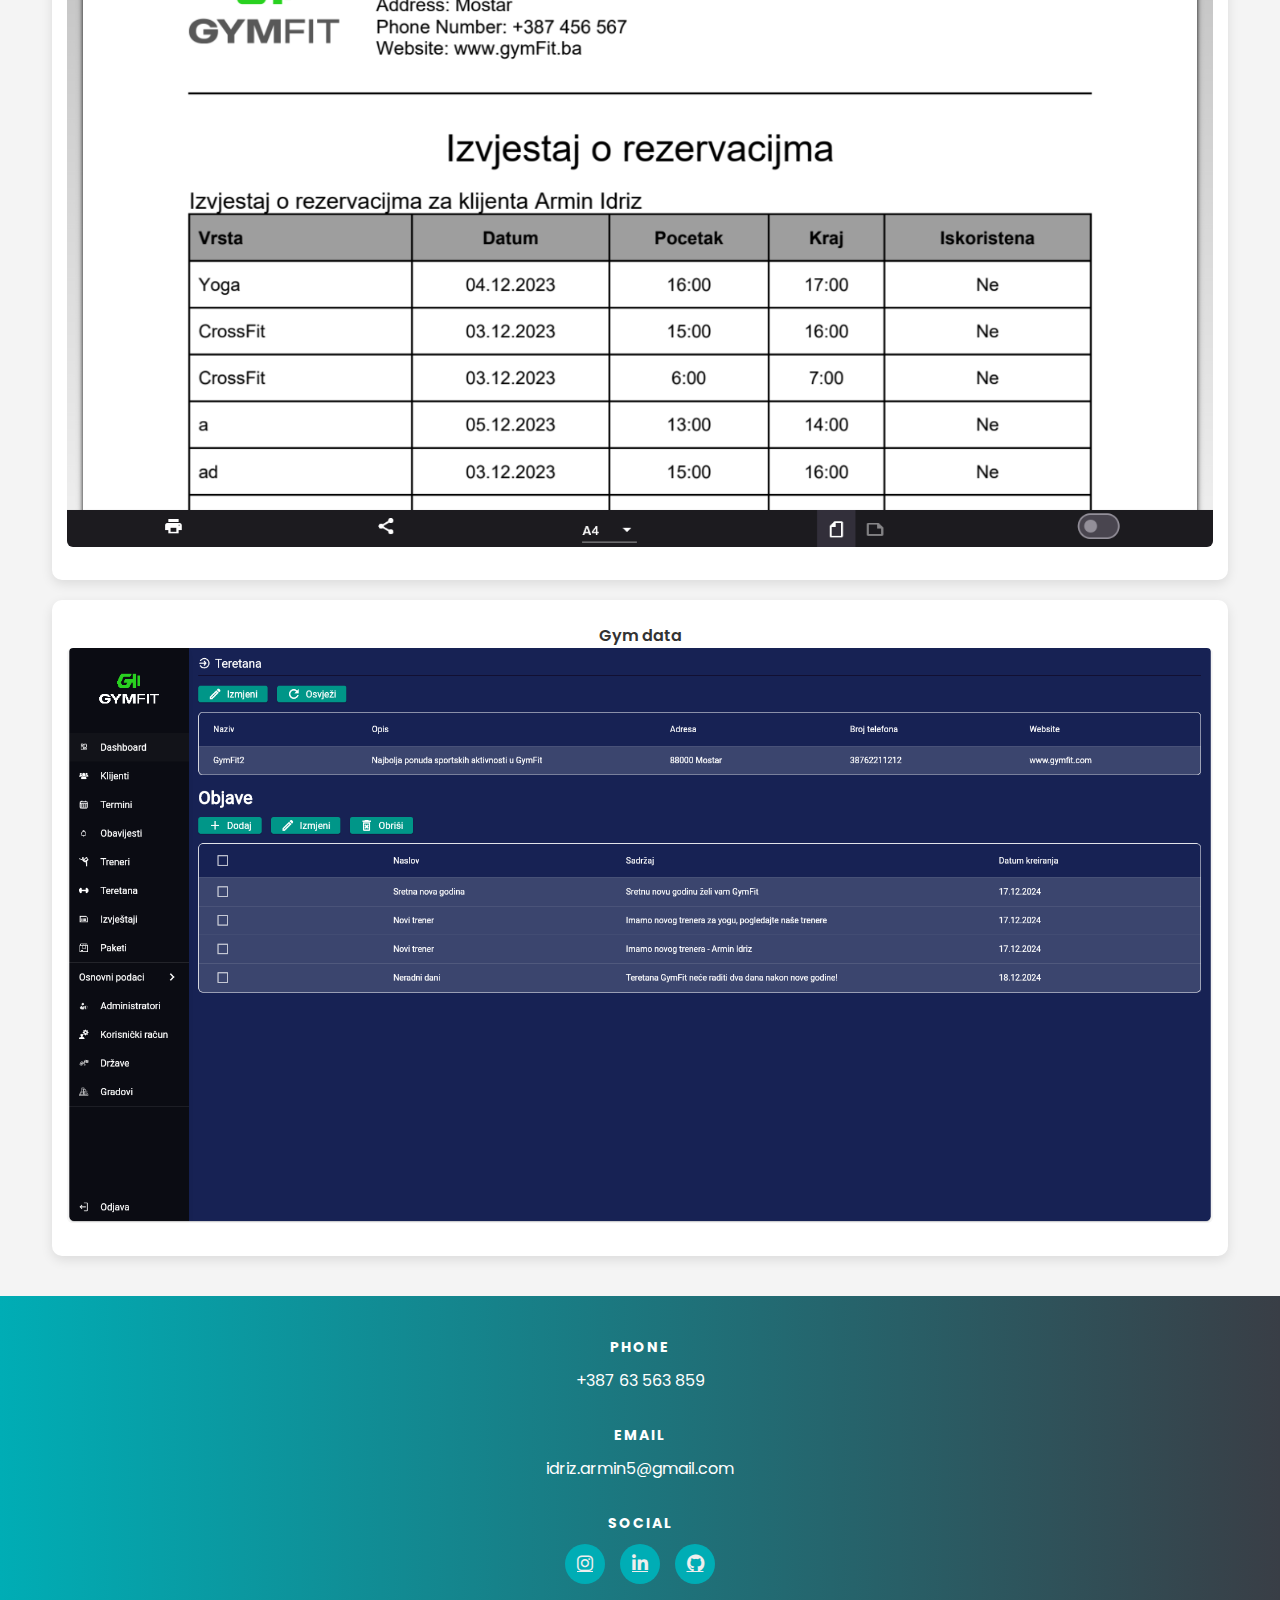
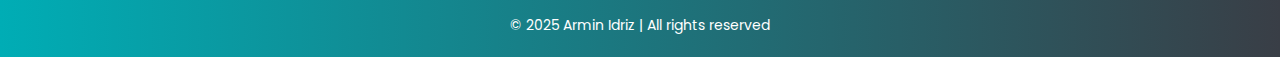
<file: projects/gymFit.html>
<!DOCTYPE html>
<html lang="en">

<head>
    <meta charset="UTF-8">
    <meta name="viewport" content="width=device-width, initial-scale=1.0">
    <title>Armin Idriz</title>
    <link href="https://fonts.googleapis.com/css2?family=Poppins:wght@300;400;600&display=swap" rel="stylesheet">
    <link rel="stylesheet" href="https://cdnjs.cloudflare.com/ajax/libs/font-awesome/6.4.0/css/all.min.css">
    <link rel="stylesheet" href="/css/gym.css">

</head>

<body>


    <header>
        <nav class="navbar">
            <div class="logo">Armin Idriz</div>
            <ul class="nav-links">
                <li><a href="/index.html">Home</a></li>

                <li class="dropdown">
                    <a href="#" class="dropbtn">Projects ▾</a>
                    <ul class="dropdown-content">
                        <li><a href="/projects/gymFit.html">GymFit Web</a></li>
                        <li><a href="/projects/gymMobile.html">GymFit Mobile</a></li>
                        <li><a href="/projects/onlineShop.html">Online PC Shop</a></li>
                        <li><a href="/projects/onlineShopMobile.html">PC Shop Mobile</a></li>
                    </ul>
                </li>

                <li><a href="#contact">Contact</a></li>
            </ul>

            <!-- Hamburger -->
            <div class="hamburger">
                <div class="bar"></div>
                <div class="bar"></div>
                <div class="bar"></div>
            </div>
        </nav>
    </header>

    <section class="project-detail" id="details">
        <h1>💪 GymFit Project</h1>
        <p>
            <strong>GymFit</strong> is a modern platform designed to simplify gym management and improve the user
            experience.
            It includes membership tracking, online reservations, class scheduling, and a mobile-friendly interface.
        </p>
        <a href="/index.html" class="btn">⬅ Back to Portfolio</a>
    </section>

    <section class="gallery">
        <div class="gallery-item">
            <h3>Login page</h3>
            <img src="/images/gym/gym1.PNG" alt="GymFit app screenshot">
        </div>

        <div class="gallery-item">
            <h3>Dashboard</h3>
            <img src="/images/gym/gym2.PNG" alt="Workout schedule">
        </div>

        <div class="gallery-item">
            <h3>Clients</h3>
            <img src="/images/gym/gym3.PNG" alt="Mobile reservation screen">
        </div>
        <div class="gallery-item">
            <h3>Edit user</h3>
            <img src="/images/gym/gym6.PNG" alt="Admin dashboard">
        </div>
        <div class="gallery-item">
            <h3>Delete user</h3>
            <img src="/images/gym/gym7.PNG" alt="Admin dashboard">
        </div>
        <div class="gallery-item">
            <h3>Reservarions</h3>
            <img src="/images/gym/gym4.PNG" alt="Admin dashboard">
        </div>

        <div class="gallery-item">
            <h3>Notifications</h3>
            <img src="/images/gym/gym5.PNG" alt="Admin dashboard">
        </div>


        <div class="gallery-item">
            <h3>Reports</h3>
            <img src="/images/gym/gym8.PNG" alt="Admin dashboard">

        </div>
        <div class="gallery-item">
            <h3>Report view</h3>
            <img src="/images/gym/gym9.PNG" alt="Admin dashboard">
        </div>
        <div class="gallery-item">
            <h3>Gym data</h3>
            <img src="/images/gym/gym10.PNG" alt="Admin dashboard">
        </div>
    </section>

    <footer class="footer" id="contact">
        <div class="footer-container">
            <div class="footer-item">
                <h4>Phone</h4>
                <p><a href="#" id="copy-phone">+387 63 563 859</a></p>
            </div>
            <div class="footer-item">
                <h4>Email</h4>
                <p><a href="mailto:idriz.armin5@gmail.com">idriz.armin5@gmail.com</a></p>
            </div>
            <div class="footer-item">
                <h4>Social</h4>
                <div class="social-icons">
                    <a href="https://www.instagram.com/tvoj_instagram" target="_blank"><i
                            class="fab fa-instagram"></i></a>
                    <a href="https://www.linkedin.com/in/idrizarmin" target="_blank"><i
                            class="fab fa-linkedin-in"></i></a>
                    <a href="https://github.com/idrizarmin" target="_blank"><i class="fab fa-github"></i></a>
                </div>
            </div>
        </div>
        <p class="footer-bottom">© 2025 Armin Idriz | All rights reserved</p>
    </footer>


    <div id="toast">Phone number copied!</div>

    <script src="/js/script.js"></script>

</body>

</html>
</file>
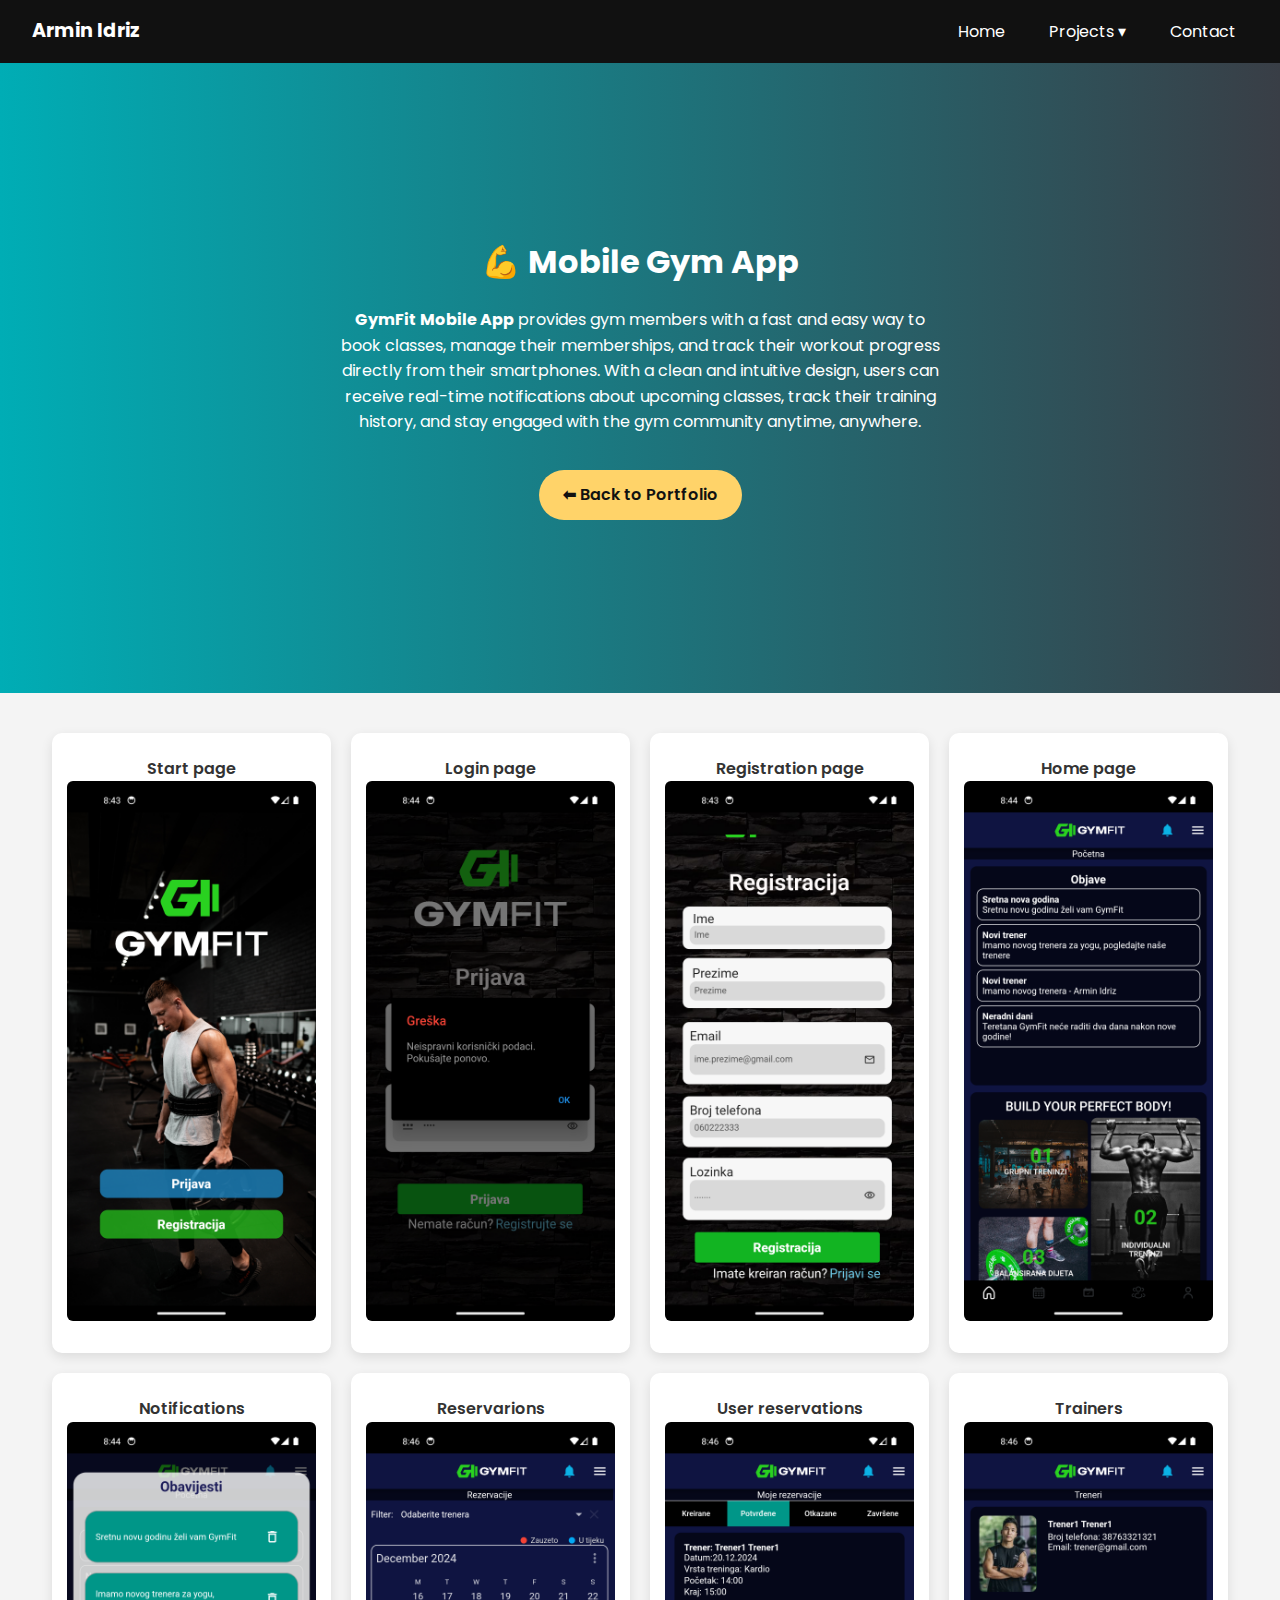
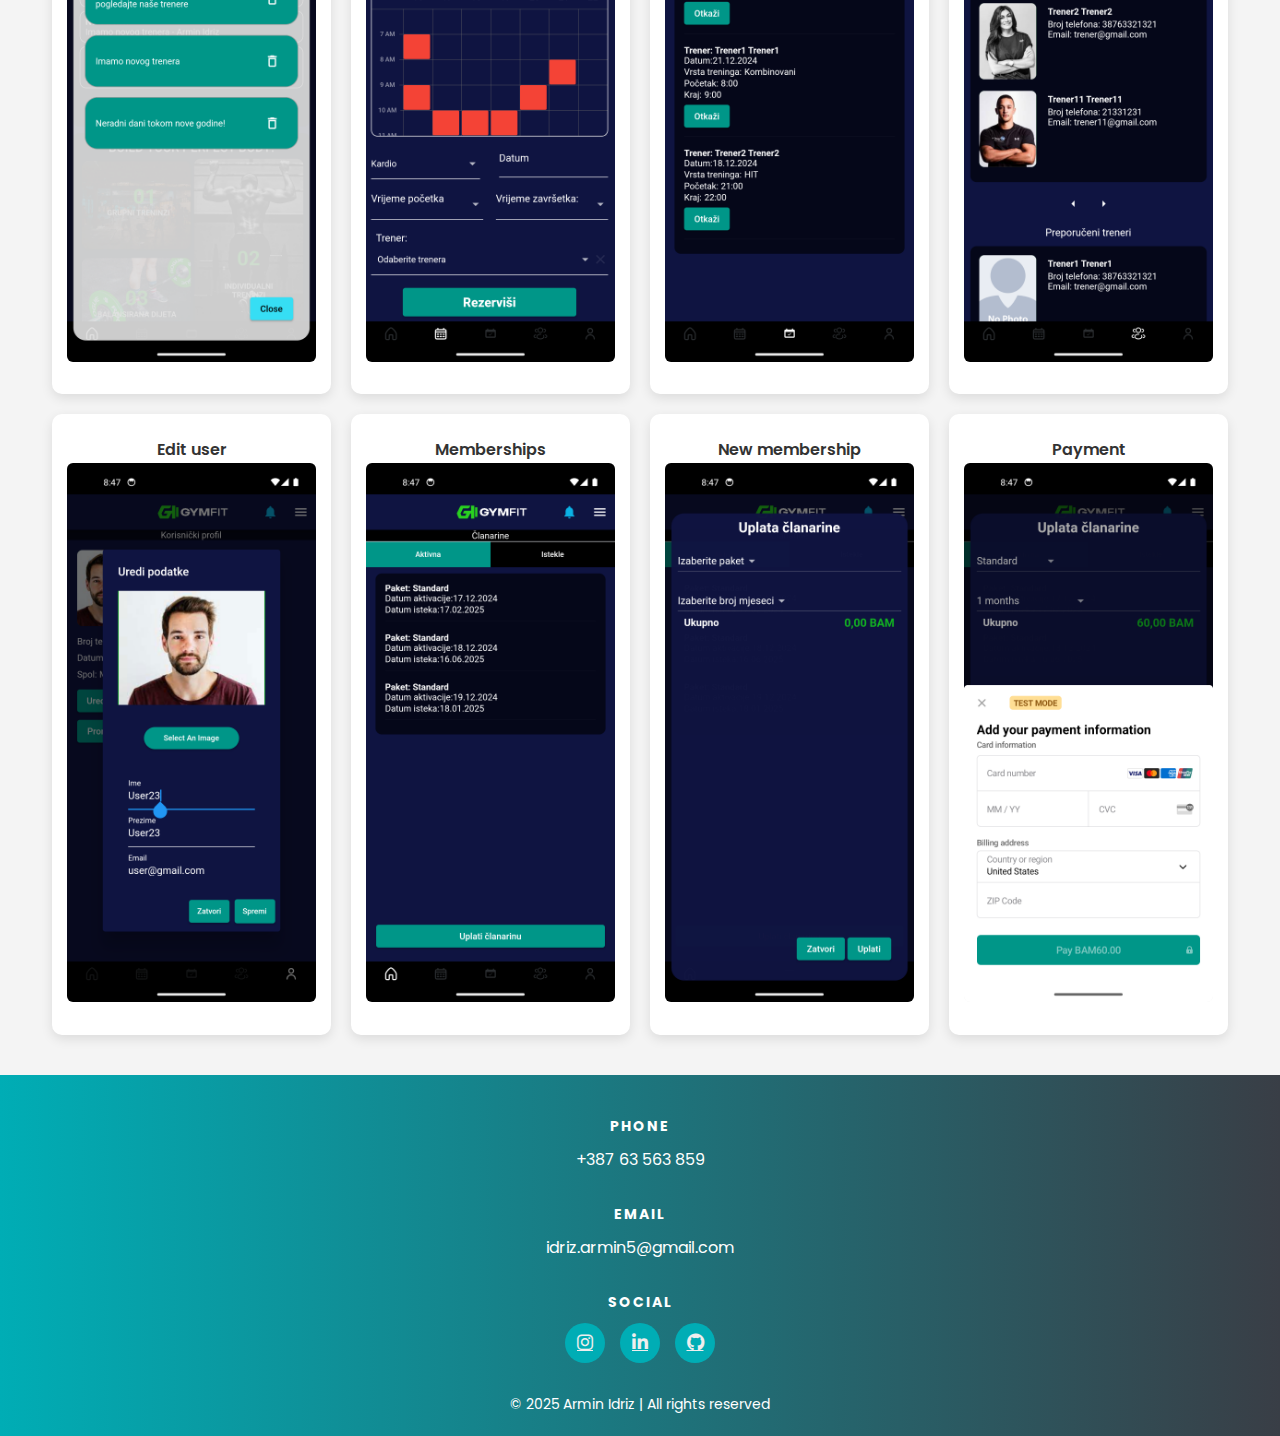
<file: projects/gymMobile.html>
<!DOCTYPE html>
<html lang="en">

<head>
    <meta charset="UTF-8">
    <meta name="viewport" content="width=device-width, initial-scale=1.0">
    <title>Armin Idriz</title>
    <link href="https://fonts.googleapis.com/css2?family=Poppins:wght@300;400;600&display=swap" rel="stylesheet">
    <link rel="stylesheet" href="https://cdnjs.cloudflare.com/ajax/libs/font-awesome/6.4.0/css/all.min.css">
    <link rel="stylesheet" href="/css/gym.css">

</head>

<body>


    <header>
        <nav class="navbar">
            <div class="logo">Armin Idriz</div>
            <ul class="nav-links">
                <li><a href="/index.html">Home</a></li>

                <li class="dropdown">
                    <a href="#" class="dropbtn">Projects ▾</a>
                    <ul class="dropdown-content">
                        <li><a href="/projects/gymFit.html">GymFit Web</a></li>
                        <li><a href="/projects/gymMobile.html">GymFit Mobile</a></li>
                        <li><a href="/projects/onlineShop.html">Online PC Shop</a></li>
                        <li><a href="/projects/onlineShopMobile.html">PC Shop Mobile</a></li>
                    </ul>
                </li>

                <li><a href="#contact">Contact</a></li>
            </ul>

            <!-- Hamburger -->
            <div class="hamburger">
                <div class="bar"></div>
                <div class="bar"></div>
                <div class="bar"></div>
            </div>
        </nav>
    </header>

    <section class="project-detail" id="details">
        <h1>💪 Mobile Gym App</h1>

        <p>
            <strong>GymFit Mobile App</strong> provides gym members with a fast and easy way to book classes,
            manage their memberships, and track their workout progress directly from their smartphones.
            With a clean and intuitive design, users can receive real-time notifications about upcoming classes,
            track their training history, and stay engaged with the gym community anytime, anywhere.
        </p>
        <a href="/index.html" class="btn">⬅ Back to Portfolio</a>
    </section>

    <section class="gallery-mobile">
        <div class="gallery-item">
            <h3>Start page</h3>
            <img src="/images/gym/mobile1.png" alt="GymFit app screenshot">
        </div>

        <div class="gallery-item">
            <h3>Login page</h3>
            <img src="/images/gym/mobile2.png" alt="Workout schedule">
        </div>

        <div class="gallery-item">
            <h3>Registration page</h3>
            <img src="/images/gym/mobile3.png" alt="Mobile reservation screen">
        </div>
        <div class="gallery-item">
            <h3>Home page</h3>
            <img src="/images/gym/mobile4.png" alt="Admin dashboard">
        </div>
        <div class="gallery-item">
            <h3>Notifications</h3>
            <img src="/images/gym/mobile5.png" alt="Admin dashboard">
        </div>
        <div class="gallery-item">
            <h3>Reservarions</h3>
            <img src="/images/gym/mobile6.png" alt="Admin dashboard">
        </div>

        <div class="gallery-item">
            <h3>User reservations</h3>
            <img src="/images/gym/mobile7.png" alt="Admin dashboard">
        </div>


        <div class="gallery-item">
            <h3>Trainers</h3>
            <img src="/images/gym/mobile8.png" alt="Admin dashboard">

        </div>
        <div class="gallery-item">
            <h3>Edit user</h3>
            <img src="/images/gym/mobile10.png" alt="Admin dashboard">
        </div>
        <div class="gallery-item">
            <h3>Memberships</h3>
            <img src="/images/gym/mobile11.png" alt="Admin dashboard">
        </div>
        <div class="gallery-item">
            <h3>New membership</h3>
            <img src="/images/gym/mobile12.png" alt="Admin dashboard">
        </div>
        </div>
        <div class="gallery-item">
            <h3>Payment</h3>
            <img src="/images/gym/mobile13.png" alt="Admin dashboard">
        </div>
    </section>

    <footer class="footer" id="contact">
        <div class="footer-container">
            <div class="footer-item">
                <h4>Phone</h4>
                <p><a href="#" id="copy-phone">+387 63 563 859</a></p>
            </div>
            <div class="footer-item">
                <h4>Email</h4>
                <p><a href="mailto:idriz.armin5@gmail.com">idriz.armin5@gmail.com</a></p>
            </div>
            <div class="footer-item">
                <h4>Social</h4>
                <div class="social-icons">
                    <a href="https://www.instagram.com/tvoj_instagram" target="_blank"><i
                            class="fab fa-instagram"></i></a>
                    <a href="https://www.linkedin.com/in/idrizarmin" target="_blank"><i
                            class="fab fa-linkedin-in"></i></a>
                    <a href="https://github.com/idrizarmin" target="_blank"><i class="fab fa-github"></i></a>
                </div>
            </div>
        </div>
        <p class="footer-bottom">© 2025 Armin Idriz | All rights reserved</p>
    </footer>


    <div id="toast">Phone number copied!</div>

    <script src="/js/script.js"></script>

</body>

</html>
</file>
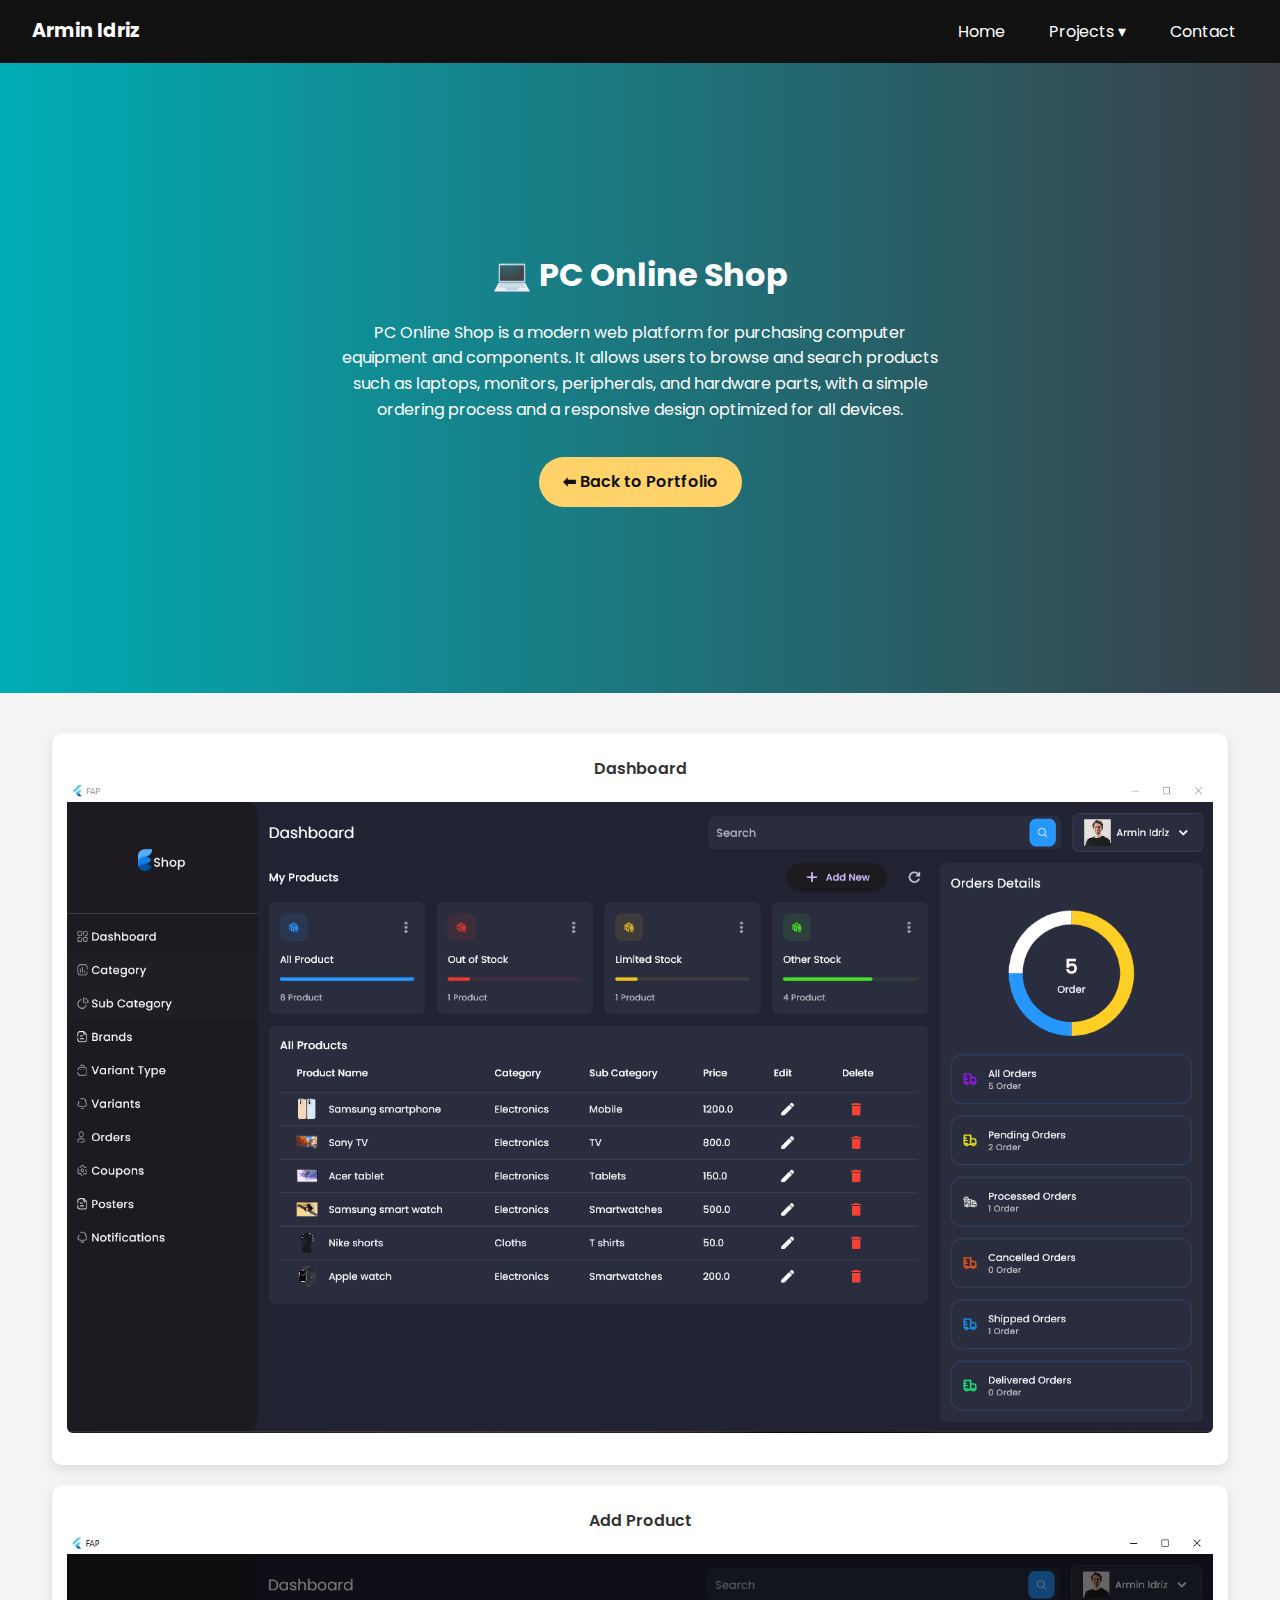
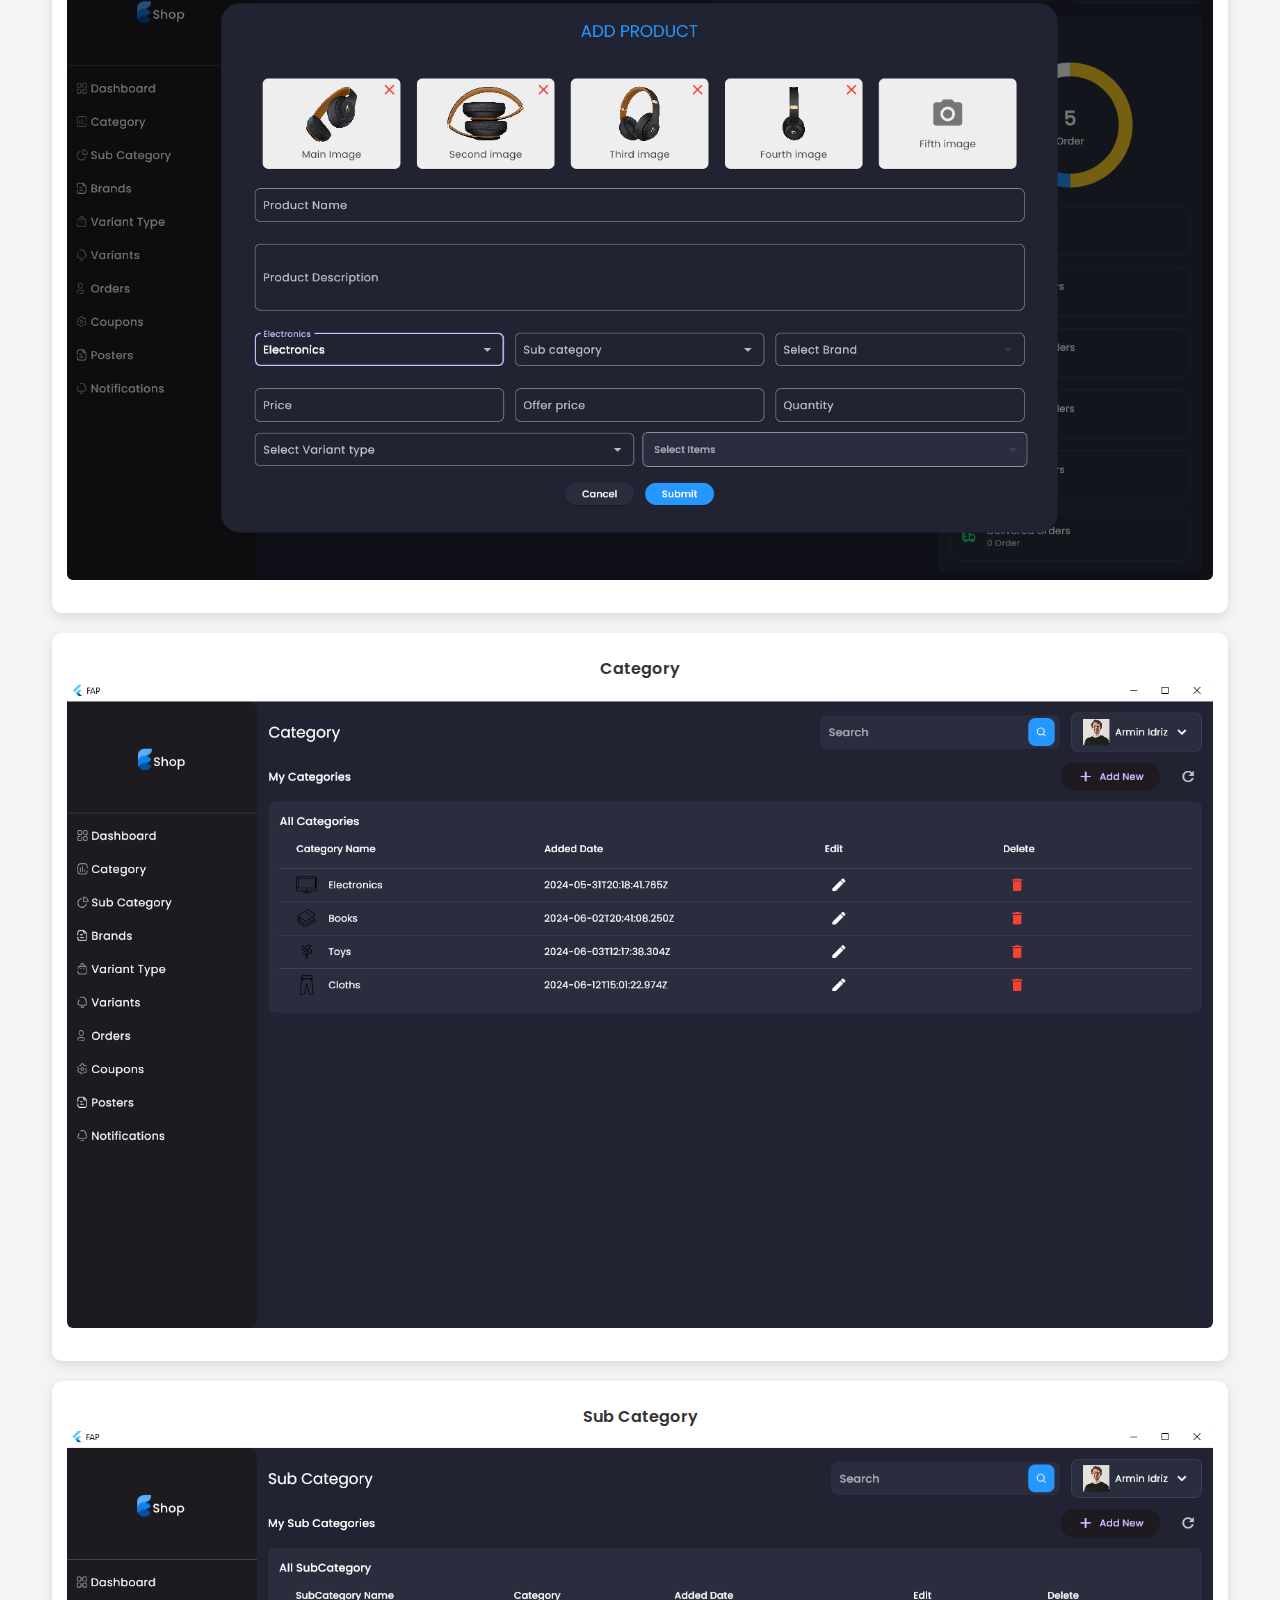
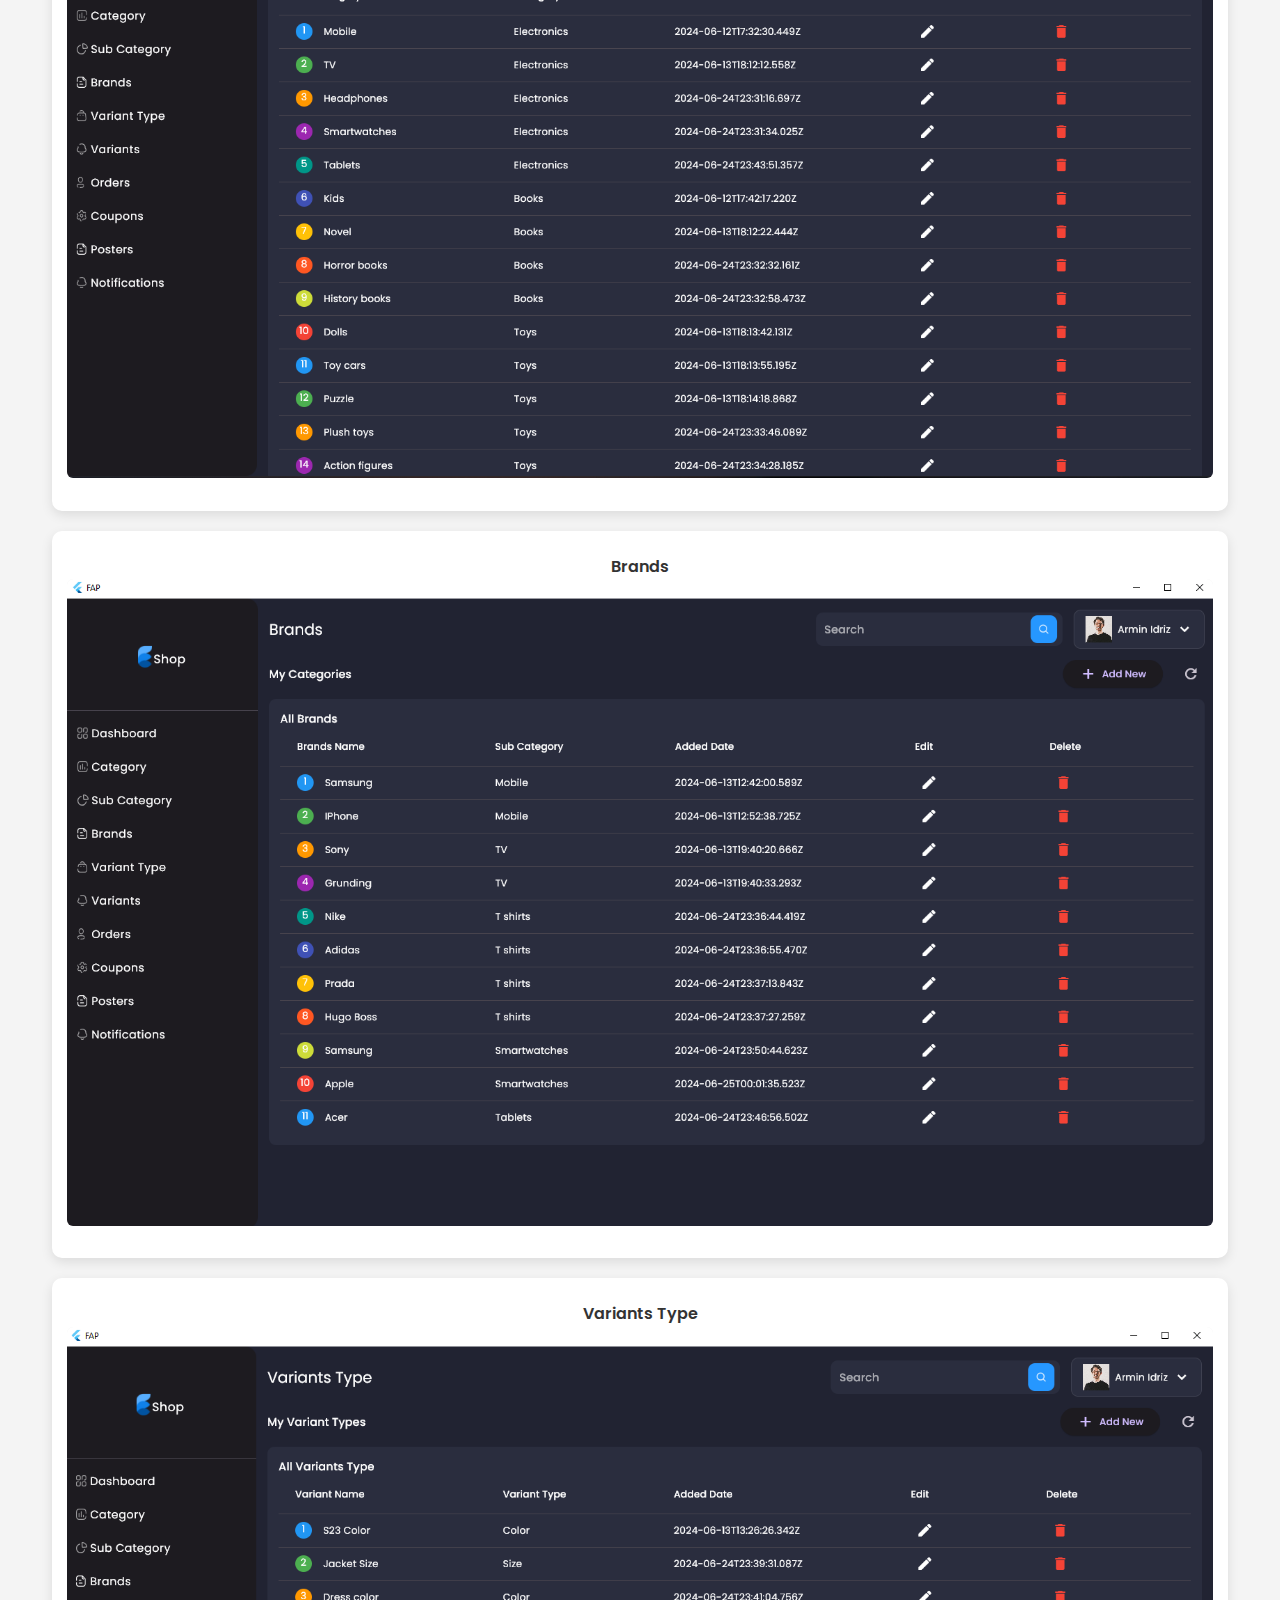
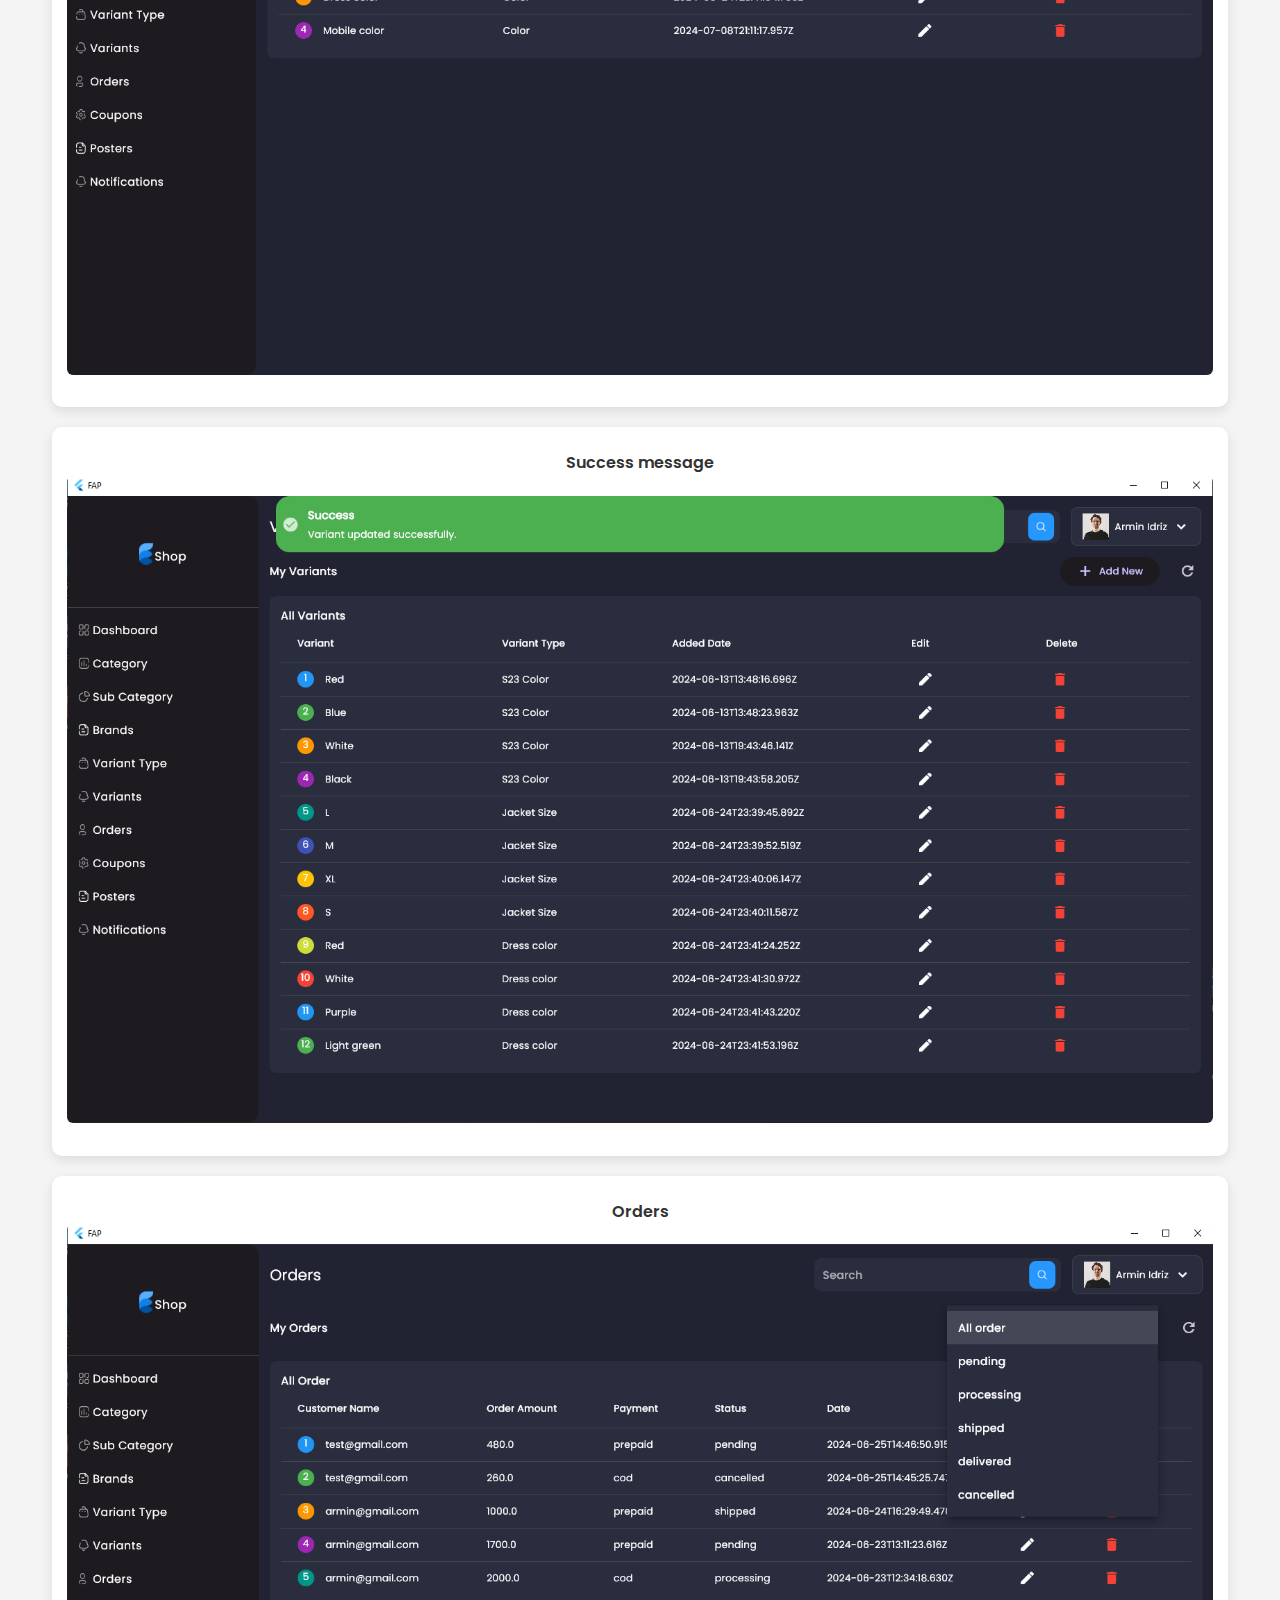
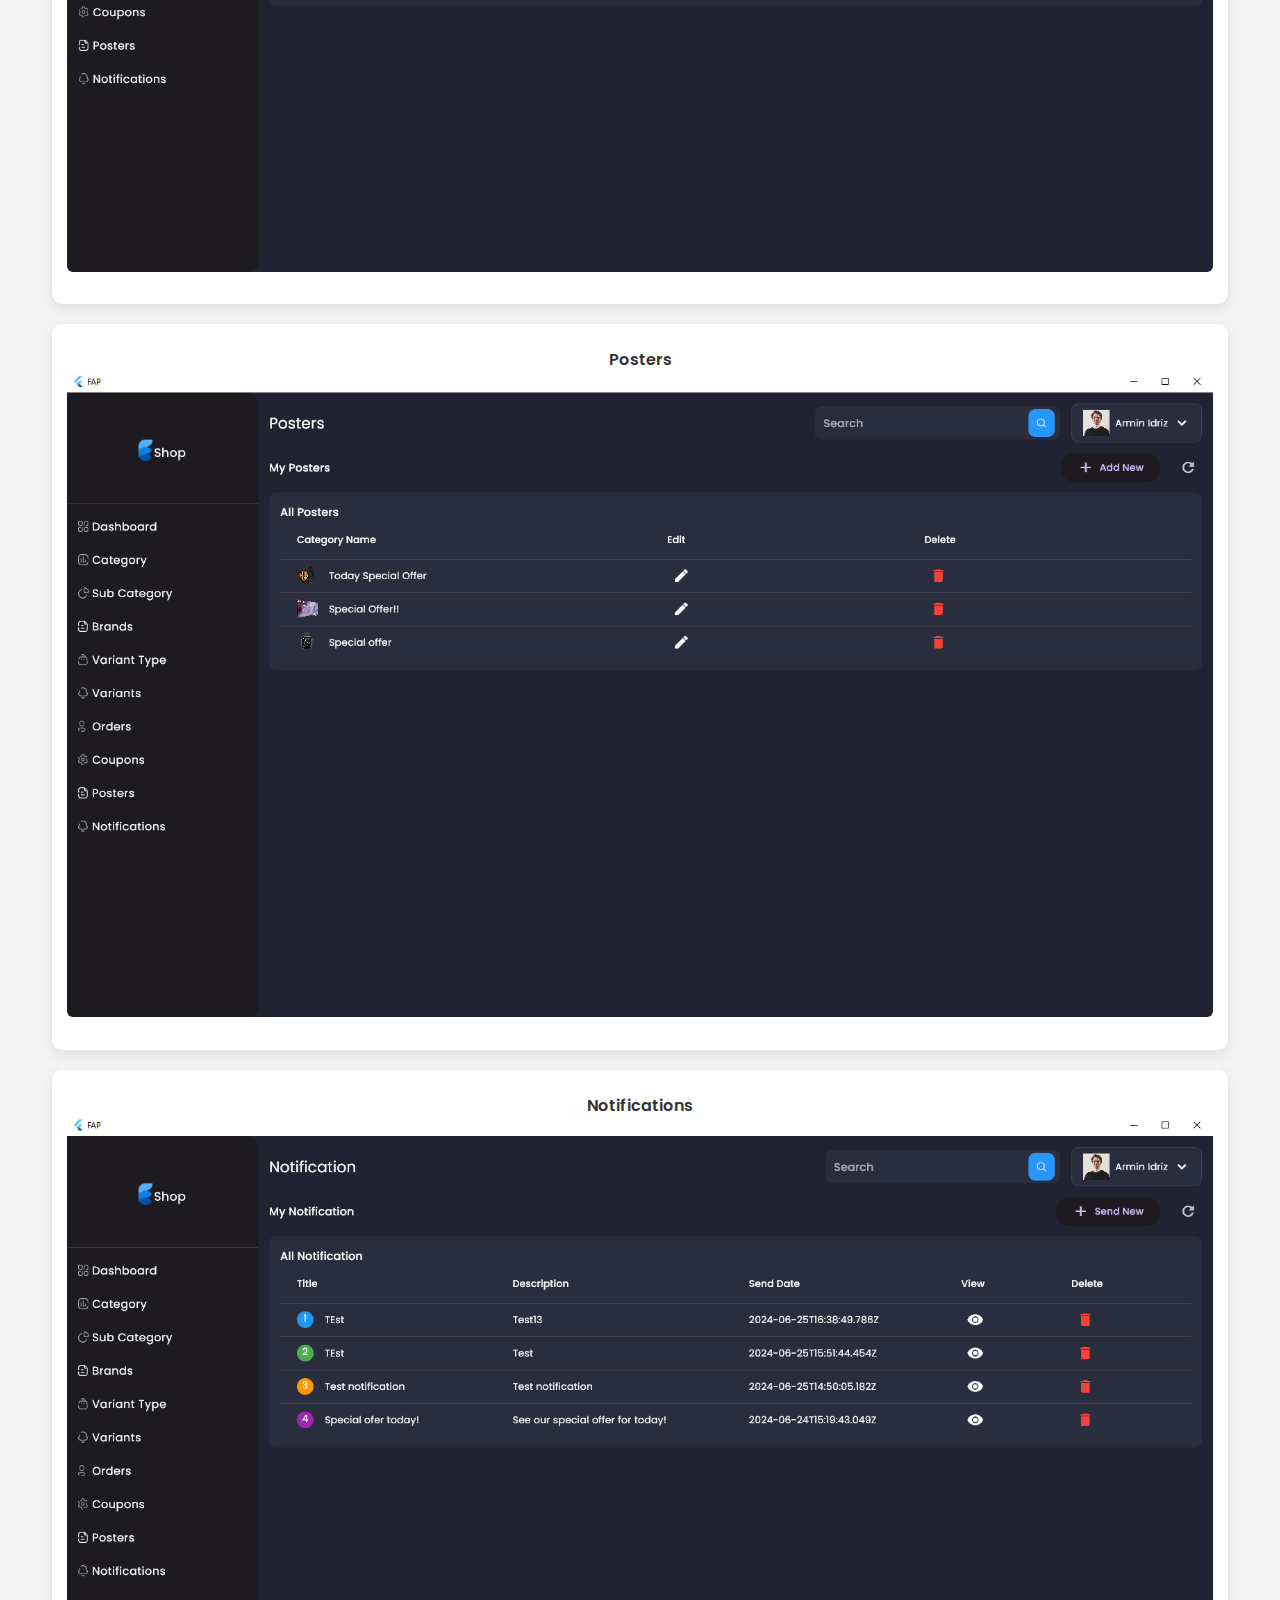
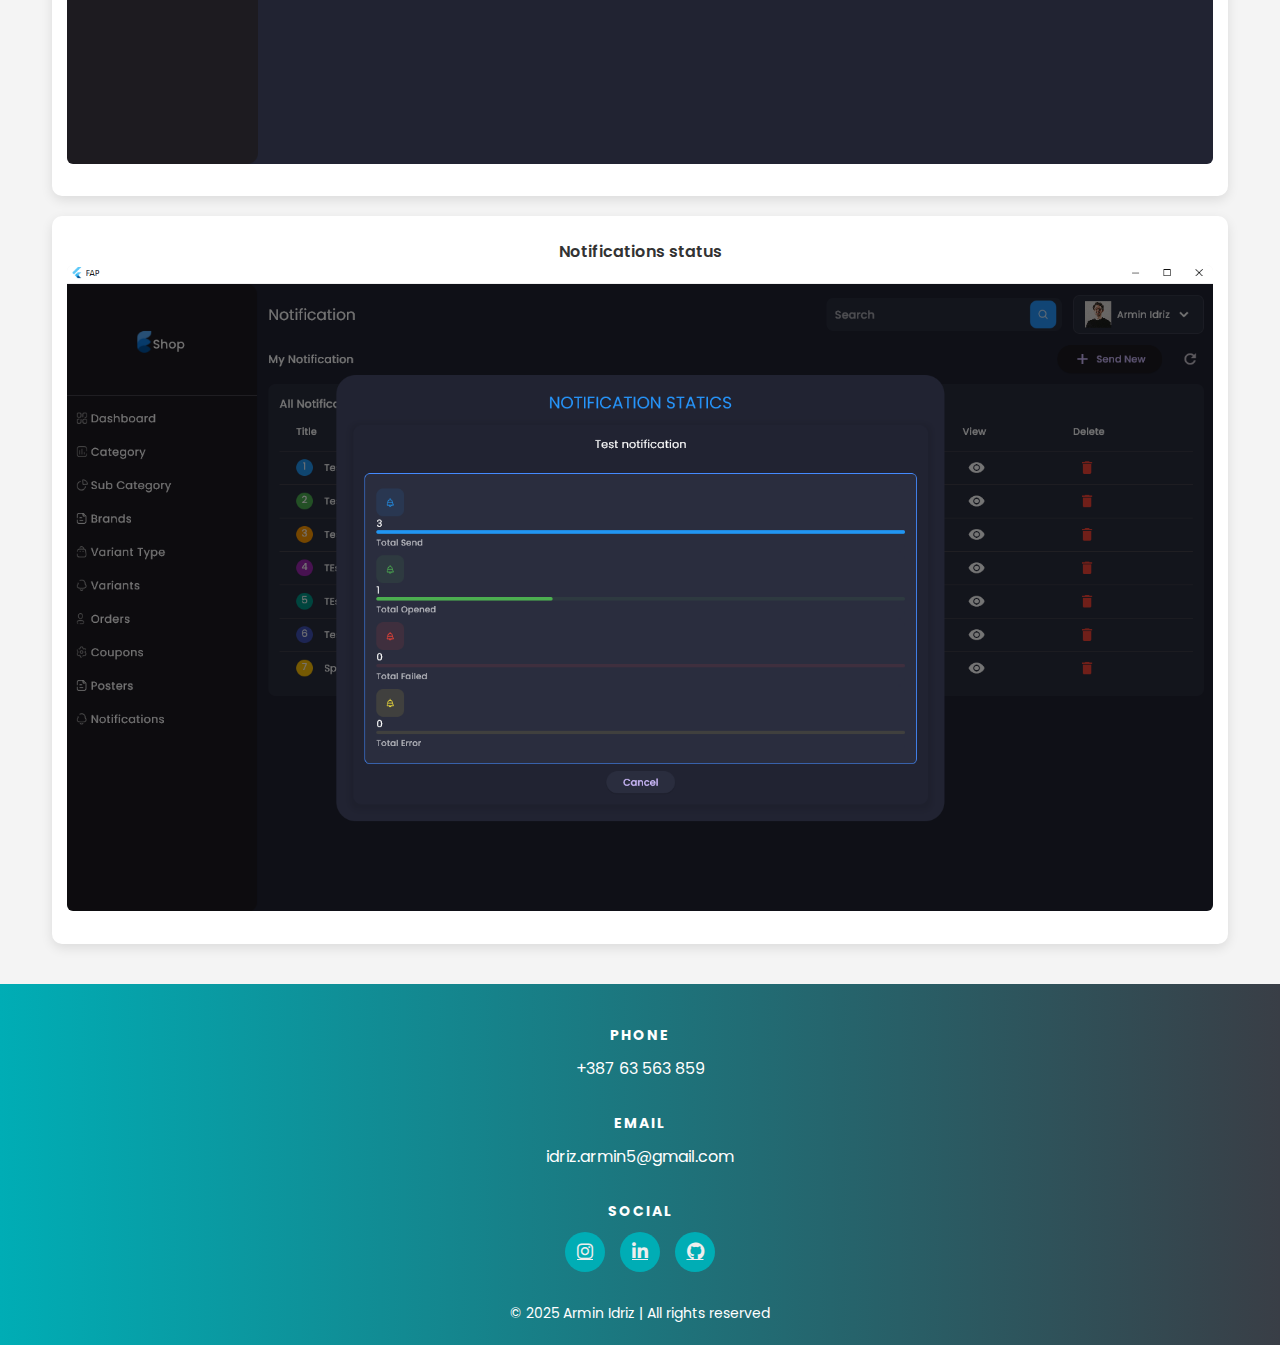
<file: projects/onlineShop.html>
<!DOCTYPE html>
<html lang="en">

<head>
    <meta charset="UTF-8">
    <meta name="viewport" content="width=device-width, initial-scale=1.0">
    <title>Armin Idriz</title>
    <link href="https://fonts.googleapis.com/css2?family=Poppins:wght@300;400;600&display=swap" rel="stylesheet">
    <link rel="stylesheet" href="https://cdnjs.cloudflare.com/ajax/libs/font-awesome/6.4.0/css/all.min.css">
    <link rel="stylesheet" href="/css/gym.css">

</head>

<body>


    <header>
        <nav class="navbar">
            <div class="logo">Armin Idriz</div>
            <ul class="nav-links">
                <li><a href="/index.html">Home</a></li>

                <li class="dropdown">
                    <a href="#" class="dropbtn">Projects ▾</a>
                    <ul class="dropdown-content">
                        <li><a href="/projects/gymFit.html">GymFit Web</a></li>
                        <li><a href="/projects/gymMobile.html">GymFit Mobile</a></li>
                        <li><a href="/projects/onlineShop.html">Online PC Shop</a></li>
                        <li><a href="/projects/onlineShopMobile.html">PC Shop Mobile</a></li>
                    </ul>
                </li>

                <li><a href="#contact">Contact</a></li>
            </ul>

            <!-- Hamburger -->
            <div class="hamburger">
                <div class="bar"></div>
                <div class="bar"></div>
                <div class="bar"></div>
            </div>
        </nav>
    </header>

    <section class="project-detail" id="details">
        <h1>💻 PC Online Shop</h1>
        <p>
            PC Online Shop is a modern web platform for purchasing computer equipment and components.
            It allows users to browse and search products such as laptops, monitors, peripherals,
            and hardware parts, with a simple ordering process and a responsive design optimized
            for all devices.
        </p>
        <a href="/index.html" class="btn">⬅ Back to Portfolio</a>
    </section>

    <section class="gallery">
        <div class="gallery-item">
            <h3>Dashboard</h3>
            <img src="/images/pcShop/Capture.PNG" alt="Workout schedule">
        </div>
        <div class="gallery-item">
            <h3>Add Product</h3>
            <img src="/images/pcShop/Capture1.PNG" alt="GymFit app screenshot">
        </div>
        <div class="gallery-item">
            <h3>Category</h3>
            <img src="/images/pcShop/Capture2.PNG" alt="Mobile reservation screen">
        </div>
        <div class="gallery-item">
            <h3>Sub Category</h3>
            <img src="/images/pcShop/Capture3.PNG" alt="Admin dashboard">
        </div>
        <div class="gallery-item">
            <h3>Brands</h3>
            <img src="/images/pcShop/Capture4.PNG" alt="Admin dashboard">
        </div>
        <div class="gallery-item">
            <h3>Variants Type</h3>
            <img src="/images/pcShop/Capture5.PNG" alt="Admin dashboard">
        </div>

        <div class="gallery-item">
            <h3>Success message</h3>
            <img src="/images/pcShop/Capture6.PNG" alt="Admin dashboard">
        </div>


        <div class="gallery-item">
            <h3>Orders</h3>
            <img src="/images/pcShop/Capture7.PNG" alt="Admin dashboard">

        </div>
        <div class="gallery-item">
            <h3>Posters</h3>
            <img src="/images/pcShop/Capture8.PNG" alt="Admin dashboard">
        </div>
        <div class="gallery-item">
            <h3>Notifications</h3>
            <img src="/images/pcShop/Capture9.PNG" alt="Admin dashboard">
        </div>
        <div class="gallery-item">
            <h3>Notifications status</h3>
            <img src="/images/pcShop/Capture10.PNG" alt="Admin dashboard">
        </div>

    </section>

    <footer class="footer" id="contact">
        <div class="footer-container">
            <div class="footer-item">
                <h4>Phone</h4>
                <p><a href="#" id="copy-phone">+387 63 563 859</a></p>
            </div>
            <div class="footer-item">
                <h4>Email</h4>
                <p><a href="mailto:idriz.armin5@gmail.com">idriz.armin5@gmail.com</a></p>
            </div>
            <div class="footer-item">
                <h4>Social</h4>
                <div class="social-icons">
                    <a href="https://www.instagram.com/tvoj_instagram" target="_blank"><i
                            class="fab fa-instagram"></i></a>
                    <a href="https://www.linkedin.com/in/idrizarmin" target="_blank"><i
                            class="fab fa-linkedin-in"></i></a>
                    <a href="https://github.com/idrizarmin" target="_blank"><i class="fab fa-github"></i></a>
                </div>
            </div>
        </div>
        <p class="footer-bottom">© 2025 Armin Idriz | All rights reserved</p>
    </footer>


    <div id="toast">Phone number copied!</div>

    <script src="/js/script.js"></script>

</body>

</html>
</file>
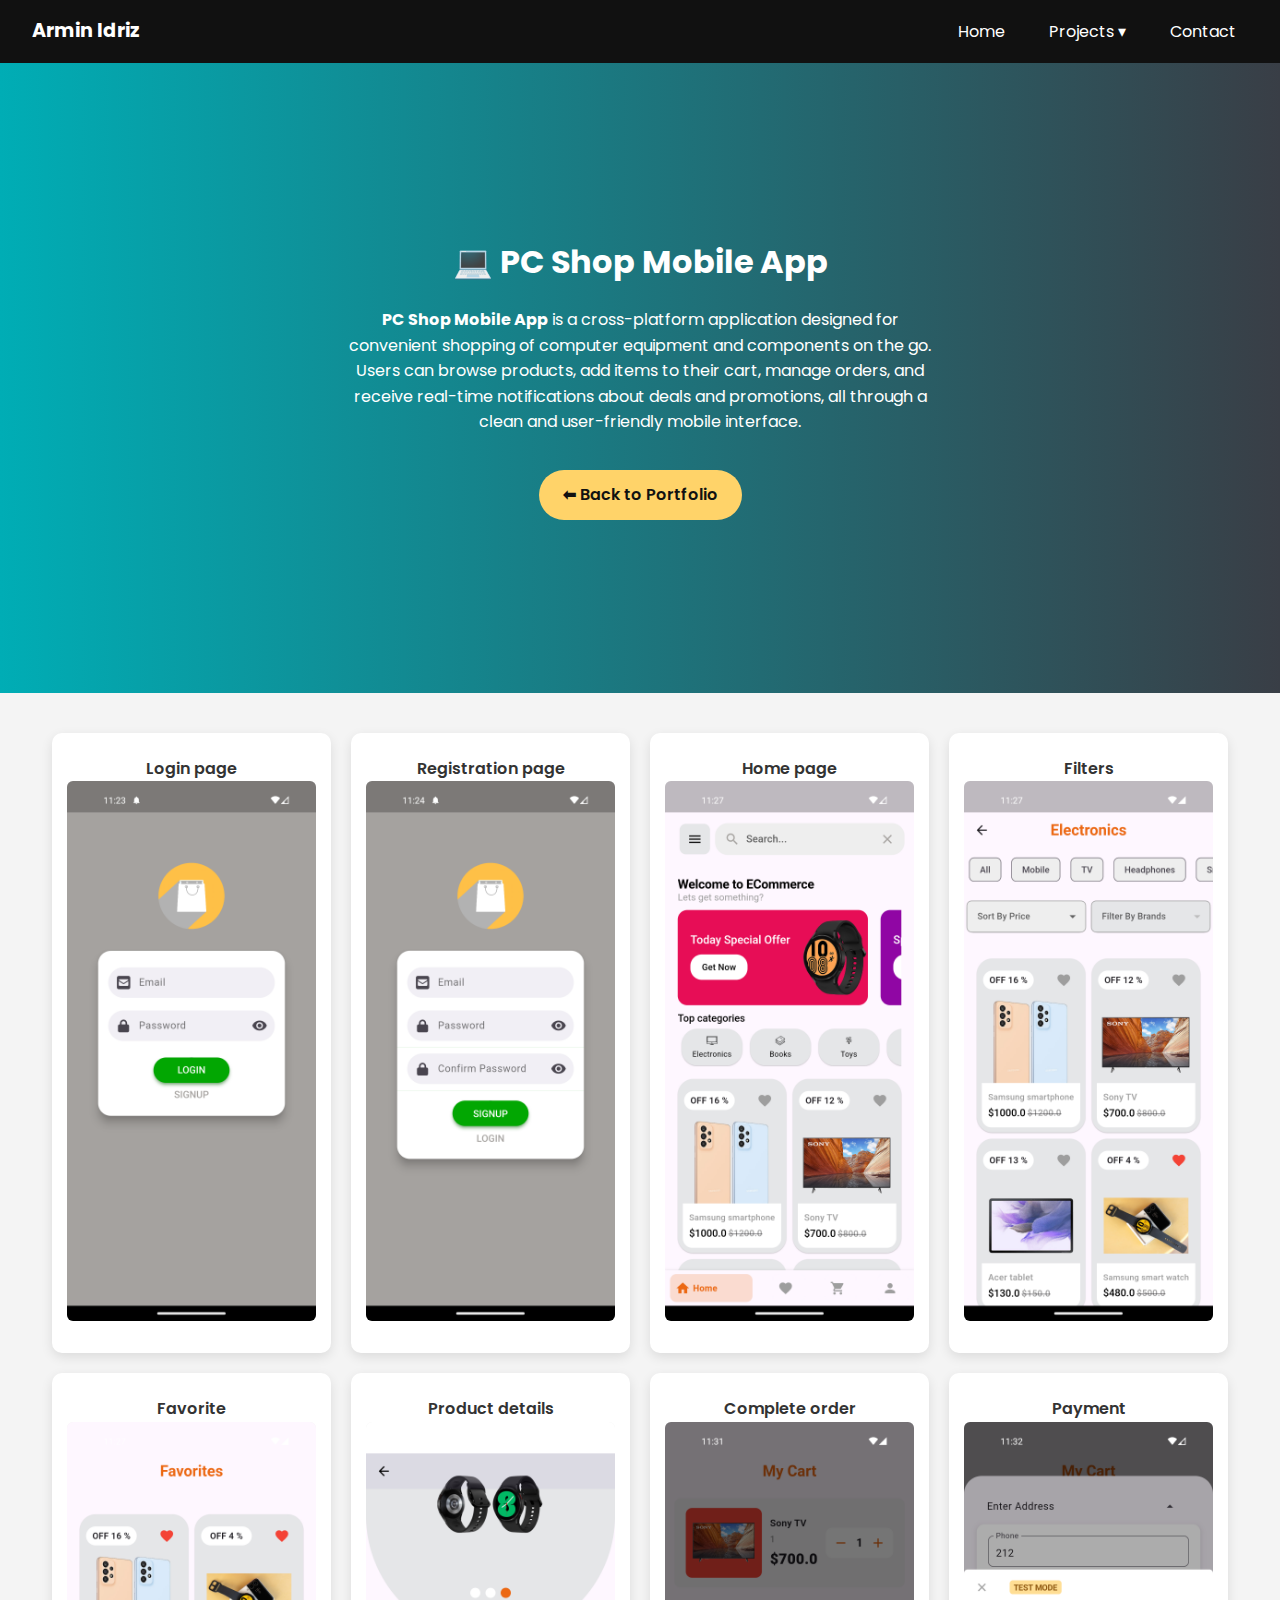
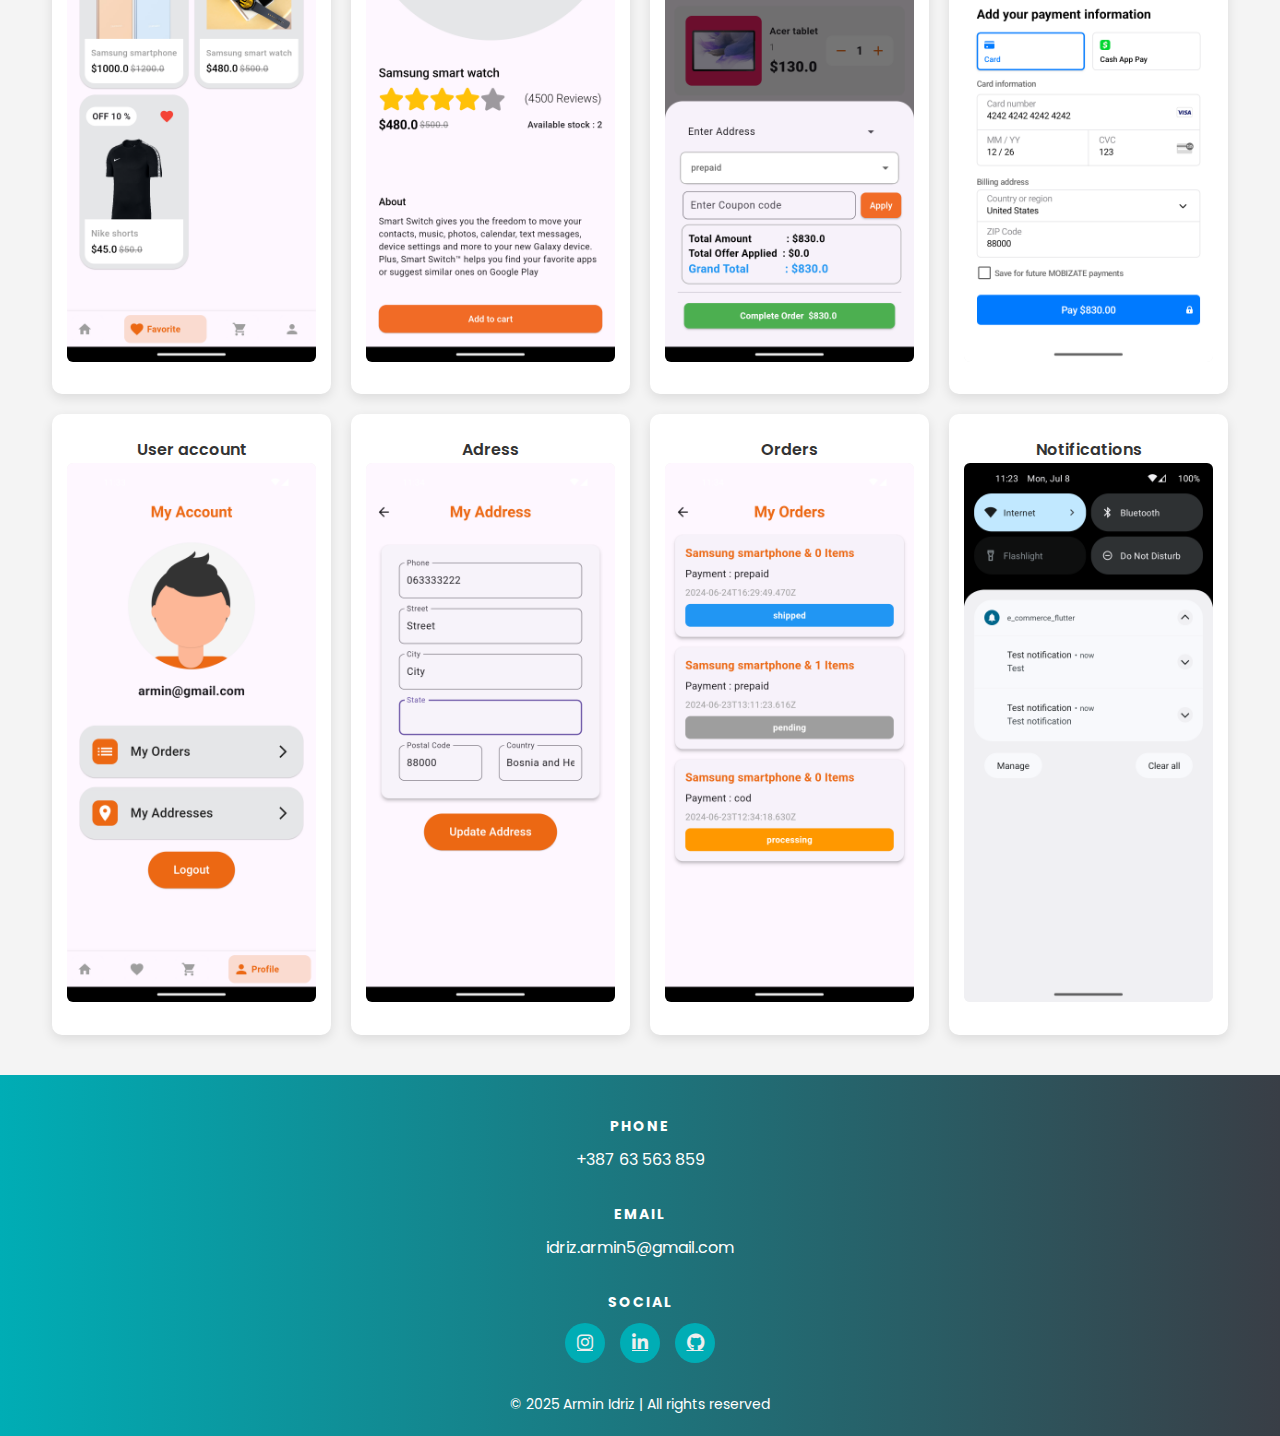
<file: projects/onlineShopMobile.html>
<!DOCTYPE html>
<html lang="en">

<head>
    <meta charset="UTF-8">
    <meta name="viewport" content="width=device-width, initial-scale=1.0">
    <title>Armin Idriz</title>
    <link href="https://fonts.googleapis.com/css2?family=Poppins:wght@300;400;600&display=swap" rel="stylesheet">
    <link rel="stylesheet" href="https://cdnjs.cloudflare.com/ajax/libs/font-awesome/6.4.0/css/all.min.css">
    <link rel="stylesheet" href="/css/gym.css">

</head>

<body>


    <header>
        <nav class="navbar">
            <div class="logo">Armin Idriz</div>
            <ul class="nav-links">
                <li><a href="/index.html">Home</a></li>

                <li class="dropdown">
                    <a href="#" class="dropbtn">Projects ▾</a>
                    <ul class="dropdown-content">
                        <li><a href="/projects/gymFit.html">GymFit Web</a></li>
                        <li><a href="/projects/gymMobile.html">GymFit Mobile</a></li>
                        <li><a href="/projects/onlineShop.html">Online PC Shop</a></li>
                        <li><a href="/projects/onlineShopMobile.html">PC Shop Mobile</a></li>
                    </ul>
                </li>

                <li><a href="#contact">Contact</a></li>
            </ul>

            <!-- Hamburger -->
            <div class="hamburger">
                <div class="bar"></div>
                <div class="bar"></div>
                <div class="bar"></div>
            </div>
        </nav>
    </header>

    <section class="project-detail" id="details">
        <h1>💻 PC Shop Mobile App</h1>

        <p>
            <strong>PC Shop Mobile App</strong> is a cross-platform application designed for convenient
            shopping of computer equipment and components on the go.
            Users can browse products, add items to their cart, manage orders,
            and receive real-time notifications about deals and promotions,
            all through a clean and user-friendly mobile interface.
        </p>
        <a href="/index.html" class="btn">⬅ Back to Portfolio</a>
    </section>

    <section class="gallery-mobile">
        <div class="gallery-item">
            <h3>Login page</h3>
            <img src="/images/pcShop/Screenshot1.png" alt="GymFit app screenshot">
        </div>

        <div class="gallery-item">
            <h3>Registration page</h3>
            <img src="/images/pcShop/Screenshot2.png" alt="Workout schedule">
        </div>

        <div class="gallery-item">
            <h3>Home page</h3>
            <img src="/images/pcShop/Screenshot3.png" alt="Mobile reservation screen">
        </div>
        <div class="gallery-item">
            <h3>Filters</h3>
            <img src="/images/pcShop/Screenshot4.png" alt="Admin dashboard">
        </div>
        <div class="gallery-item">
            <h3>Favorite</h3>
            <img src="/images/pcShop/Screenshot5.png" alt="Admin dashboard">
        </div>
        <div class="gallery-item">
            <h3>Product details</h3>
            <img src="/images/pcShop/Screenshot6.png" alt="Admin dashboard">
        </div>

        <div class="gallery-item">
            <h3>Complete order</h3>
            <img src="/images/pcShop/Screenshot7.png" alt="Admin dashboard">
        </div>
        <div class="gallery-item">
            <h3>Payment</h3>
            <img src="/images/pcShop/Screenshot8.png" alt="Admin dashboard">

        </div>
        <div class="gallery-item">
            <h3>User account</h3>
            <img src="/images/pcShop/Screenshot9.png" alt="Admin dashboard">
        </div>
        <div class="gallery-item">
            <h3>Adress</h3>
            <img src="/images/pcShop/Screenshot10.png" alt="Admin dashboard">
        </div>
        <div class="gallery-item">
            <h3>Orders</h3>
            <img src="/images/pcShop/Screenshot11.png" alt="Admin dashboard">
        </div>
        </div>
        <div class="gallery-item">
            <h3>Notifications</h3>
            <img src="/images/pcShop/Screenshot12.png" alt="Admin dashboard">
        </div>
    </section>

    <footer class="footer" id="contact">
        <div class="footer-container">
            <div class="footer-item">
                <h4>Phone</h4>
                <p><a href="#" id="copy-phone">+387 63 563 859</a></p>
            </div>
            <div class="footer-item">
                <h4>Email</h4>
                <p><a href="mailto:idriz.armin5@gmail.com">idriz.armin5@gmail.com</a></p>
            </div>
            <div class="footer-item">
                <h4>Social</h4>
                <div class="social-icons">
                    <a href="https://www.instagram.com/tvoj_instagram" target="_blank"><i
                            class="fab fa-instagram"></i></a>
                    <a href="https://www.linkedin.com/in/idrizarmin" target="_blank"><i
                            class="fab fa-linkedin-in"></i></a>
                    <a href="https://github.com/idrizarmin" target="_blank"><i class="fab fa-github"></i></a>
                </div>
            </div>
        </div>
        <p class="footer-bottom">© 2025 Armin Idriz | All rights reserved</p>
    </footer>


    <div id="toast">Phone number copied!</div>

    <script src="/js/script.js"></script>

</body>

</html>
</file>
<file: css/gym.css>
* {
    margin: 0;
    padding: 0;
    box-sizing: border-box;
    font-family: 'Poppins', sans-serif;
}

body {
    line-height: 1.6;
    color: #333;
    background: #f4f4f4;
}



/* Navbar */
.navbar {
    display: flex;
    justify-content: space-between;
    align-items: center;
    background: #111;
    padding: 1rem 2rem;
    color: white;
    position: sticky;
    top: 0;
    z-index: 1000;
}

.navbar .logo {
    font-size: 1.2rem;
    font-weight: bold;
}

.nav-links {
    list-style: none;
    display: flex;
    gap: 20px;
}

.nav-links a {
    text-decoration: none;
    color: white;
    padding: 8px 12px;
    transition: 0.3s;
}

.nav-links a:hover {
    color: #00adb5;
}

/* Dropdown */
.dropdown {
    position: relative;
}

.dropdown-content {
    display: none;
    position: absolute;
    background-color: #222;
    min-width: 180px;
    top: 100%;
    left: 0;
    border-radius: 8px;
    box-shadow: 0 4px 6px rgba(0, 0, 0, 0.3);
    list-style: none;
    padding: 0;
    margin: 0;
    z-index: 999;
}

.dropdown-content li a {
    padding: 10px 15px;
    color: white;
    display: block;
}

.dropdown-content li a:hover {
    background-color: #444;
}

/* Desktop hover */
@media screen and (min-width: 769px) {
    .dropdown:hover .dropdown-content {
        display: block;
    }
}

/* Hamburger */
.hamburger {
    display: none;
    flex-direction: column;
    cursor: pointer;
    gap: 5px;
}

.hamburger .bar {
    width: 25px;
    height: 3px;
    background-color: white;
    border-radius: 3px;
}

/* Responsive */
@media screen and (max-width: 768px) {
    .nav-links {
        position: absolute;
        right: 0;
        top: 60px;
        background-color: #111;
        flex-direction: column;
        width: 200px;
        display: none;
    }

    .nav-links.active {
        display: flex;
    }

    .nav-links li {
        margin: 10px 0;
    }

    .hamburger {
        display: flex;
    }

    /* Dropdown unutar mobilnog menija */
    .dropdown-content {
        position: static;
        box-shadow: none;
        background: #222;
    }

    .dropdown.active .dropdown-content {
        display: block;
    }
}


.btn {
    display: inline-block;
    margin-top: 15px;
    padding: 12px 24px;
    background: #ffd369;
    color: #111;
    border-radius: 30px;
    text-decoration: none;
    font-weight: 600;
    transition: 0.3s;
}

.btn:hover {
    background: #00adb5;
    color: white;
    transform: scale(1.05);
}



/* Hero sekcija */
.project-detail {
    height: 70vh;
    background: linear-gradient(to right, #00adb5, #393e46);
    display: flex;
    flex-direction: column;
    justify-content: center;
    align-items: center;
    color: white;
    text-align: center;
    padding: 20px;
}

.project-detail h1 span {
    color: #ffd369;
}

.project-detail p {
    max-width: 600px;
    margin: 20px 0;
    line-height: 1.6;
}


/* Galerija */
.gallery {
    display: grid;
    grid-template-columns: repeat(auto-fit, minmax(50%, 1fr));
    gap: 20px;
    padding: 40px 20px;
    max-width: 95%;
    margin: auto;
}



.gallery-item {
    background: white;
    padding: 15px;
    border-radius: 10px;
    box-shadow: 0 4px 12px rgba(0, 0, 0, 0.1);
    text-align: center;
}

.gallery img {
    width: 100%;
    height: auto;
    /* ili možeš staviti auto ako želiš prirodan odnos slike */
    object-fit: contain;
    border-radius: 6px;
    margin-bottom: 10px;
    background: #f4f4f4;
    /* da popuni praznine oko slike */
}

.gallery-item h3 {
    font-size: 1rem;
    font-weight: 600;
    color: #333;
    margin-top: 8px;
}


.gallery-mobile {
    display: grid;
    grid-template-columns: repeat(auto-fit, minmax(20%, 1fr));
    gap: 20px;
    padding: 40px 20px;
    max-width: 95%;
    margin: auto;
}

.gallery-mobile-item {
    background: white;
    padding: 15px;
    border-radius: 10px;
    box-shadow: 0 4px 12px rgba(0, 0, 0, 0.1);
    text-align: center;
}


.gallery-mobile img {
    width: 100%;
    height: auto;
    object-fit: contain;
    border-radius: 6px;
    margin-bottom: 10px;
    background: #f4f4f4;
}

.gallery-mobile-item h3 {
    font-size: 1rem;
    font-weight: 600;
    color: #333;
    margin-top: 8px;
}


@media (max-width: 1024px) {
    .gallery-mobile {
        grid-template-columns: repeat(2, 1fr);
    }
}

/* Mobiteli */
@media (max-width: 600px) {
    .gallery-mobile {
        grid-template-columns: 1fr;
    }
}

footer {


    background: linear-gradient(to right, #00adb5, #393e46);
    justify-content: center;
    align-items: center;
    text-align: center;
    color: #eee;
    padding: 40px 20px 20px;
    text-align: center;
}

.footer-container {
    display: flex;
    flex-direction: column;
    gap: 30px;
    max-width: 900px;
    margin: auto;
}

.footer-item h4 {
    font-size: 14px;
    letter-spacing: 2px;
    color: white;
    margin-bottom: 10px;
    text-transform: uppercase;
}

.footer-item p a {
    color: white;
    text-decoration: none;
    font-size: 16px;
}

.footer-item p a:hover {
    color: black;
}

.social-icons {
    display: flex;
    justify-content: center;
    gap: 15px;
}

.social-icons a {
    display: flex;
    justify-content: center;
    align-items: center;
    width: 40px;
    height: 40px;
    border-radius: 50%;
    border: #eee;
    background: #00adb5;
    color: #eee;
    font-size: 18px;
    transition: 0.3s;
}

.social-icons a:hover {
    background: black;
    color: #fff;
}

.footer-bottom {
    margin-top: 30px;
    font-size: 14px;
    color: white
}



.fade-in.visible {
    opacity: 1;
    transform: translateY(0);
}

#toast {
    visibility: hidden;
    min-width: 200px;
    margin-left: -100px;
    background-color: #333;
    color: #fff;
    text-align: center;
    border-radius: 8px;
    padding: 10px;
    position: fixed;
    z-index: 1000;
    left: 50%;
    bottom: 30px;
    font-size: 14px;
    transition: opacity 0.5s;
}

#toast.show {
    visibility: visible;
    opacity: 1;
}
</file>
<file: assets/css/main.css>
@import url(fontawesome-all.min.css);
@import url("https://fonts.googleapis.com/css?family=Merriweather:300,700,300italic,700italic|Source+Sans+Pro:900");

/*
	Massively by HTML5 UP
	html5up.net | @ajlkn
	Free for personal and commercial use under the CCA 3.0 license (html5up.net/license)
*/

html, body, div, span, applet, object,
iframe, h1, h2, h3, h4, h5, h6, p, blockquote,
pre, a, abbr, acronym, address, big, cite,
code, del, dfn, em, img, ins, kbd, q, s, samp,
small, strike, strong, sub, sup, tt, var, b,
u, i, center, dl, dt, dd, ol, ul, li, fieldset,
form, label, legend, table, caption, tbody,
tfoot, thead, tr, th, td, article, aside,
canvas, details, embed, figure, figcaption,
footer, header, hgroup, menu, nav, output, ruby,
section, summary, time, mark, audio, video {
	margin: 0;
	padding: 0;
	border: 0;
	font-size: 100%;
	font: inherit;
	vertical-align: baseline;}

article, aside, details, figcaption, figure,
footer, header, hgroup, menu, nav, section {
	display: block;}

body {
	line-height: 1;
}

ol, ul {
	list-style: none;
}

blockquote, q {
	quotes: none;
}

	blockquote:before, blockquote:after, q:before, q:after {
		content: '';
		content: none;
	}

table {
	border-collapse: collapse;
	border-spacing: 0;
}

body {
	-webkit-text-size-adjust: none;
}

mark {
	background-color: transparent;
	color: inherit;
}

input::-moz-focus-inner {
	border: 0;
	padding: 0;
}

input, select, textarea {
	-moz-appearance: none;
	-webkit-appearance: none;
	-ms-appearance: none;
	appearance: none;
}

/* Basic */

	@-ms-viewport {
		width: device-width;
	}

	body {
		-ms-overflow-style: scrollbar;
	}

	@media screen and (max-width: 480px) {

		html, body {
			min-width: 320px;
		}

	}

	html {
		box-sizing: border-box;
	}

	*, *:before, *:after {
		box-sizing: inherit;
	}

	body {
		background-color: #1e252d;
	}

		body.is-preload *, body.is-preload *:before, body.is-preload *:after {
			-moz-animation: none !important;
			-webkit-animation: none !important;
			-ms-animation: none !important;
			animation: none !important;
			-moz-transition: none !important;
			-webkit-transition: none !important;
			-ms-transition: none !important;
			transition: none !important;
		}

/* Type */

	html {
		font-size: 16pt;
	}

		@media screen and (max-width: 1680px) {

			html {
				font-size: 12pt;
			}

		}

		@media screen and (max-width: 1280px) {

			html {
				font-size: 11pt;
			}

		}

		@media screen and (max-width: 360px) {

			html {
				font-size: 10pt;
			}

		}

	body {
		color: #212931;
	}

	body, input, select, textarea {
		font-family: "Merriweather", Georgia, serif;
		font-weight: 300;
		font-size: 1rem;
		line-height: 2.375;
	}

	a {
		-moz-transition: color 0.2s ease-in-out, background-color 0.2s ease-in-out, border-color 0.2s ease-in-out, box-shadow 0.2s ease-in-out;
		-webkit-transition: color 0.2s ease-in-out, background-color 0.2s ease-in-out, border-color 0.2s ease-in-out, box-shadow 0.2s ease-in-out;
		-ms-transition: color 0.2s ease-in-out, background-color 0.2s ease-in-out, border-color 0.2s ease-in-out, box-shadow 0.2s ease-in-out;
		transition: color 0.2s ease-in-out, background-color 0.2s ease-in-out, border-color 0.2s ease-in-out, box-shadow 0.2s ease-in-out;
		border-bottom: dotted 1px;
		text-decoration: none;
	}

		a:hover {
			border-bottom-color: transparent;
		}

	strong, b {
		font-weight: 600;
	}

	em, i {
		font-style: italic;
	}

	p {
		text-align: justify;
		margin: 0 0 2rem 0;
	}

	h1, h2, h3, h4, h5, h6 {
		font-family: "Source Sans Pro", Helvetica, sans-serif;
		font-weight: 900;
		line-height: 1.5;
		letter-spacing: 0.075em;
		text-transform: uppercase;
		margin: 0 0 1rem 0;
	}

		h1 a, h2 a, h3 a, h4 a, h5 a, h6 a {
			border-bottom: 0;
			color: inherit;
			text-decoration: none;
		}

	h1 {
		font-size: 4rem;
		line-height: 1.1;
		margin: 0 0 2rem 0;
	}

	h2 {
		font-size: 1.75rem;
		line-height: 1.3;
		margin: 0 0 1.5rem 0;
	}

	h3 {
		font-size: 1.25rem;
		margin: 0 0 1.5rem 0;
	}

	h4 {
		font-size: 1rem;
	}

	h5 {
		font-size: 0.9rem;
	}

	h6 {
		font-size: 0.8rem;
	}

	sub {
		font-size: 0.8rem;
		position: relative;
		top: 0.5rem;
	}

	sup {
		font-size: 0.8rem;
		position: relative;
		top: -0.5rem;
	}

	blockquote {
		border-left: solid 4px;
		font-style: italic;
		margin: 0 0 2rem 0;
		padding: 0.5rem 0 0.5rem 2rem;
	}

	code {
		border: solid 2px;
		font-family: "Courier New", monospace;
		font-size: 0.9rem;
		margin: 0 0.25rem;
		padding: 0.25rem 0.65rem;
	}

	pre {
		-webkit-overflow-scrolling: touch;
		font-family: "Courier New", monospace;
		font-size: 0.9rem;
		margin: 0 0 2rem 0;
	}

		pre code {
			display: block;
			line-height: 1.75;
			padding: 1rem 1.5rem;
			overflow-x: auto;
		}

	hr {
		border: 0;
		border-bottom: solid 2px;
		margin: 3rem 0;
	}

		hr.major {
			margin: 5rem 0;
		}

	.align-left {
		text-align: left;
	}

	.align-center {
		text-align: center;
	}

	.align-right {
		text-align: right;
	}

	input, select, textarea {
		color: #212931;
	}

	a {
		color: #212931;
		border-bottom-color: rgba(33, 41, 49, 0.5);
	}

		a:hover {
			border-bottom-color: transparent;
			color: #18bfef !important;
		}

	strong, b {
		color: #212931;
	}

	h1, h2, h3, h4, h5, h6 {
		color: #212931;
	}

	blockquote {
		border-left-color: #eeeeee;
	}

	code {
		background: rgba(220, 220, 220, 0.25);
		border-color: #eeeeee;
	}

	hr {
		border-bottom-color: #eeeeee;
	}

/* Row */

	.row {
		display: flex;
		flex-wrap: wrap;
		box-sizing: border-box;
		align-items: stretch;
	}

		.row > * {
			box-sizing: border-box;
		}

		.row.gtr-uniform > * > :last-child {
			margin-bottom: 0;
		}

		.row.aln-left {
			justify-content: flex-start;
		}

		.row.aln-center {
			justify-content: center;
		}

		.row.aln-right {
			justify-content: flex-end;
		}

		.row.aln-top {
			align-items: flex-start;
		}

		.row.aln-middle {
			align-items: center;
		}

		.row.aln-bottom {
			align-items: flex-end;
		}

		.row > .imp {
			order: -1;
		}

		.row > .col-1 {
			width: 8.33333%;
		}

		.row > .off-1 {
			margin-left: 8.33333%;
		}

		.row > .col-2 {
			width: 16.66667%;
		}

		.row > .off-2 {
			margin-left: 16.66667%;
		}

		.row > .col-3 {
			width: 25%;
		}

		.row > .off-3 {
			margin-left: 25%;
		}

		.row > .col-4 {
			width: 33.33333%;
		}

		.row > .off-4 {
			margin-left: 33.33333%;
		}

		.row > .col-5 {
			width: 41.66667%;
		}

		.row > .off-5 {
			margin-left: 41.66667%;
		}

		.row > .col-6 {
			width: 50%;
		}

		.row > .off-6 {
			margin-left: 50%;
		}

		.row > .col-7 {
			width: 58.33333%;
		}

		.row > .off-7 {
			margin-left: 58.33333%;
		}

		.row > .col-8 {
			width: 66.66667%;
		}

		.row > .off-8 {
			margin-left: 66.66667%;
		}

		.row > .col-9 {
			width: 75%;
		}

		.row > .off-9 {
			margin-left: 75%;
		}

		.row > .col-10 {
			width: 83.33333%;
		}

		.row > .off-10 {
			margin-left: 83.33333%;
		}

		.row > .col-11 {
			width: 91.66667%;
		}

		.row > .off-11 {
			margin-left: 91.66667%;
		}

		.row > .col-12 {
			width: 100%;
		}

		.row > .off-12 {
			margin-left: 100%;
		}

		.row.gtr-0 {
			margin-top: 0;
			margin-left: 0rem;
		}

			.row.gtr-0 > * {
				padding: 0 0 0 0rem;
			}

			.row.gtr-0.gtr-uniform {
				margin-top: 0rem;
			}

				.row.gtr-0.gtr-uniform > * {
					padding-top: 0rem;
				}

		.row.gtr-25 {
			margin-top: 0;
			margin-left: -0.375rem;
		}

			.row.gtr-25 > * {
				padding: 0 0 0 0.375rem;
			}

			.row.gtr-25.gtr-uniform {
				margin-top: -0.375rem;
			}

				.row.gtr-25.gtr-uniform > * {
					padding-top: 0.375rem;
				}

		.row.gtr-50 {
			margin-top: 0;
			margin-left: -0.75rem;
		}

			.row.gtr-50 > * {
				padding: 0 0 0 0.75rem;
			}

			.row.gtr-50.gtr-uniform {
				margin-top: -0.75rem;
			}

				.row.gtr-50.gtr-uniform > * {
					padding-top: 0.75rem;
				}

		.row {
			margin-top: 0;
			margin-left: -1.5rem;
		}

			.row > * {
				padding: 0 0 0 1.5rem;
			}

			.row.gtr-uniform {
				margin-top: -1.5rem;
			}

				.row.gtr-uniform > * {
					padding-top: 1.5rem;
				}

		.row.gtr-150 {
			margin-top: 0;
			margin-left: -2.25rem;
		}

			.row.gtr-150 > * {
				padding: 0 0 0 2.25rem;
			}

			.row.gtr-150.gtr-uniform {
				margin-top: -2.25rem;
			}

				.row.gtr-150.gtr-uniform > * {
					padding-top: 2.25rem;
				}

		.row.gtr-200 {
			margin-top: 0;
			margin-left: -3rem;
		}

			.row.gtr-200 > * {
				padding: 0 0 0 3rem;
			}

			.row.gtr-200.gtr-uniform {
				margin-top: -3rem;
			}

				.row.gtr-200.gtr-uniform > * {
					padding-top: 3rem;
				}

		@media screen and (max-width: 1680px) {

			.row {
				display: flex;
				flex-wrap: wrap;
				box-sizing: border-box;
				align-items: stretch;
			}

				.row > * {
					box-sizing: border-box;
				}

				.row.gtr-uniform > * > :last-child {
					margin-bottom: 0;
				}

				.row.aln-left {
					justify-content: flex-start;
				}

				.row.aln-center {
					justify-content: center;
				}

				.row.aln-right {
					justify-content: flex-end;
				}

				.row.aln-top {
					align-items: flex-start;
				}

				.row.aln-middle {
					align-items: center;
				}

				.row.aln-bottom {
					align-items: flex-end;
				}

				.row > .imp-xlarge {
					order: -1;
				}

				.row > .col-1-xlarge {
					width: 8.33333%;
				}

				.row > .off-1-xlarge {
					margin-left: 8.33333%;
				}

				.row > .col-2-xlarge {
					width: 16.66667%;
				}

				.row > .off-2-xlarge {
					margin-left: 16.66667%;
				}

				.row > .col-3-xlarge {
					width: 25%;
				}

				.row > .off-3-xlarge {
					margin-left: 25%;
				}

				.row > .col-4-xlarge {
					width: 33.33333%;
				}

				.row > .off-4-xlarge {
					margin-left: 33.33333%;
				}

				.row > .col-5-xlarge {
					width: 41.66667%;
				}

				.row > .off-5-xlarge {
					margin-left: 41.66667%;
				}

				.row > .col-6-xlarge {
					width: 50%;
				}

				.row > .off-6-xlarge {
					margin-left: 50%;
				}

				.row > .col-7-xlarge {
					width: 58.33333%;
				}

				.row > .off-7-xlarge {
					margin-left: 58.33333%;
				}

				.row > .col-8-xlarge {
					width: 66.66667%;
				}

				.row > .off-8-xlarge {
					margin-left: 66.66667%;
				}

				.row > .col-9-xlarge {
					width: 75%;
				}

				.row > .off-9-xlarge {
					margin-left: 75%;
				}

				.row > .col-10-xlarge {
					width: 83.33333%;
				}

				.row > .off-10-xlarge {
					margin-left: 83.33333%;
				}

				.row > .col-11-xlarge {
					width: 91.66667%;
				}

				.row > .off-11-xlarge {
					margin-left: 91.66667%;
				}

				.row > .col-12-xlarge {
					width: 100%;
				}

				.row > .off-12-xlarge {
					margin-left: 100%;
				}

				.row.gtr-0 {
					margin-top: 0;
					margin-left: 0rem;
				}

					.row.gtr-0 > * {
						padding: 0 0 0 0rem;
					}

					.row.gtr-0.gtr-uniform {
						margin-top: 0rem;
					}

						.row.gtr-0.gtr-uniform > * {
							padding-top: 0rem;
						}

				.row.gtr-25 {
					margin-top: 0;
					margin-left: -0.375rem;
				}

					.row.gtr-25 > * {
						padding: 0 0 0 0.375rem;
					}

					.row.gtr-25.gtr-uniform {
						margin-top: -0.375rem;
					}

						.row.gtr-25.gtr-uniform > * {
							padding-top: 0.375rem;
						}

				.row.gtr-50 {
					margin-top: 0;
					margin-left: -0.75rem;
				}

					.row.gtr-50 > * {
						padding: 0 0 0 0.75rem;
					}

					.row.gtr-50.gtr-uniform {
						margin-top: -0.75rem;
					}

						.row.gtr-50.gtr-uniform > * {
							padding-top: 0.75rem;
						}

				.row {
					margin-top: 0;
					margin-left: -1.5rem;
				}

					.row > * {
						padding: 0 0 0 1.5rem;
					}

					.row.gtr-uniform {
						margin-top: -1.5rem;
					}

						.row.gtr-uniform > * {
							padding-top: 1.5rem;
						}

				.row.gtr-150 {
					margin-top: 0;
					margin-left: -2.25rem;
				}

					.row.gtr-150 > * {
						padding: 0 0 0 2.25rem;
					}

					.row.gtr-150.gtr-uniform {
						margin-top: -2.25rem;
					}

						.row.gtr-150.gtr-uniform > * {
							padding-top: 2.25rem;
						}

				.row.gtr-200 {
					margin-top: 0;
					margin-left: -3rem;
				}

					.row.gtr-200 > * {
						padding: 0 0 0 3rem;
					}

					.row.gtr-200.gtr-uniform {
						margin-top: -3rem;
					}

						.row.gtr-200.gtr-uniform > * {
							padding-top: 3rem;
						}

		}

		@media screen and (max-width: 1280px) {

			.row {
				display: flex;
				flex-wrap: wrap;
				box-sizing: border-box;
				align-items: stretch;
			}

				.row > * {
					box-sizing: border-box;
				}

				.row.gtr-uniform > * > :last-child {
					margin-bottom: 0;
				}

				.row.aln-left {
					justify-content: flex-start;
				}

				.row.aln-center {
					justify-content: center;
				}

				.row.aln-right {
					justify-content: flex-end;
				}

				.row.aln-top {
					align-items: flex-start;
				}

				.row.aln-middle {
					align-items: center;
				}

				.row.aln-bottom {
					align-items: flex-end;
				}

				.row > .imp-large {
					order: -1;
				}

				.row > .col-1-large {
					width: 8.33333%;
				}

				.row > .off-1-large {
					margin-left: 8.33333%;
				}

				.row > .col-2-large {
					width: 16.66667%;
				}

				.row > .off-2-large {
					margin-left: 16.66667%;
				}

				.row > .col-3-large {
					width: 25%;
				}

				.row > .off-3-large {
					margin-left: 25%;
				}

				.row > .col-4-large {
					width: 33.33333%;
				}

				.row > .off-4-large {
					margin-left: 33.33333%;
				}

				.row > .col-5-large {
					width: 41.66667%;
				}

				.row > .off-5-large {
					margin-left: 41.66667%;
				}

				.row > .col-6-large {
					width: 50%;
				}

				.row > .off-6-large {
					margin-left: 50%;
				}

				.row > .col-7-large {
					width: 58.33333%;
				}

				.row > .off-7-large {
					margin-left: 58.33333%;
				}

				.row > .col-8-large {
					width: 66.66667%;
				}

				.row > .off-8-large {
					margin-left: 66.66667%;
				}

				.row > .col-9-large {
					width: 75%;
				}

				.row > .off-9-large {
					margin-left: 75%;
				}

				.row > .col-10-large {
					width: 83.33333%;
				}

				.row > .off-10-large {
					margin-left: 83.33333%;
				}

				.row > .col-11-large {
					width: 91.66667%;
				}

				.row > .off-11-large {
					margin-left: 91.66667%;
				}

				.row > .col-12-large {
					width: 100%;
				}

				.row > .off-12-large {
					margin-left: 100%;
				}

				.row.gtr-0 {
					margin-top: 0;
					margin-left: 0rem;
				}

					.row.gtr-0 > * {
						padding: 0 0 0 0rem;
					}

					.row.gtr-0.gtr-uniform {
						margin-top: 0rem;
					}

						.row.gtr-0.gtr-uniform > * {
							padding-top: 0rem;
						}

				.row.gtr-25 {
					margin-top: 0;
					margin-left: -0.375rem;
				}

					.row.gtr-25 > * {
						padding: 0 0 0 0.375rem;
					}

					.row.gtr-25.gtr-uniform {
						margin-top: -0.375rem;
					}

						.row.gtr-25.gtr-uniform > * {
							padding-top: 0.375rem;
						}

				.row.gtr-50 {
					margin-top: 0;
					margin-left: -0.75rem;
				}

					.row.gtr-50 > * {
						padding: 0 0 0 0.75rem;
					}

					.row.gtr-50.gtr-uniform {
						margin-top: -0.75rem;
					}

						.row.gtr-50.gtr-uniform > * {
							padding-top: 0.75rem;
						}

				.row {
					margin-top: 0;
					margin-left: -1.5rem;
				}

					.row > * {
						padding: 0 0 0 1.5rem;
					}

					.row.gtr-uniform {
						margin-top: -1.5rem;
					}

						.row.gtr-uniform > * {
							padding-top: 1.5rem;
						}

				.row.gtr-150 {
					margin-top: 0;
					margin-left: -2.25rem;
				}

					.row.gtr-150 > * {
						padding: 0 0 0 2.25rem;
					}

					.row.gtr-150.gtr-uniform {
						margin-top: -2.25rem;
					}

						.row.gtr-150.gtr-uniform > * {
							padding-top: 2.25rem;
						}

				.row.gtr-200 {
					margin-top: 0;
					margin-left: -3rem;
				}

					.row.gtr-200 > * {
						padding: 0 0 0 3rem;
					}

					.row.gtr-200.gtr-uniform {
						margin-top: -3rem;
					}

						.row.gtr-200.gtr-uniform > * {
							padding-top: 3rem;
						}

		}

		@media screen and (max-width: 980px) {

			.row {
				display: flex;
				flex-wrap: wrap;
				box-sizing: border-box;
				align-items: stretch;
			}

				.row > * {
					box-sizing: border-box;
				}

				.row.gtr-uniform > * > :last-child {
					margin-bottom: 0;
				}

				.row.aln-left {
					justify-content: flex-start;
				}

				.row.aln-center {
					justify-content: center;
				}

				.row.aln-right {
					justify-content: flex-end;
				}

				.row.aln-top {
					align-items: flex-start;
				}

				.row.aln-middle {
					align-items: center;
				}

				.row.aln-bottom {
					align-items: flex-end;
				}

				.row > .imp-medium {
					order: -1;
				}

				.row > .col-1-medium {
					width: 8.33333%;
				}

				.row > .off-1-medium {
					margin-left: 8.33333%;
				}

				.row > .col-2-medium {
					width: 16.66667%;
				}

				.row > .off-2-medium {
					margin-left: 16.66667%;
				}

				.row > .col-3-medium {
					width: 25%;
				}

				.row > .off-3-medium {
					margin-left: 25%;
				}

				.row > .col-4-medium {
					width: 33.33333%;
				}

				.row > .off-4-medium {
					margin-left: 33.33333%;
				}

				.row > .col-5-medium {
					width: 41.66667%;
				}

				.row > .off-5-medium {
					margin-left: 41.66667%;
				}

				.row > .col-6-medium {
					width: 50%;
				}

				.row > .off-6-medium {
					margin-left: 50%;
				}

				.row > .col-7-medium {
					width: 58.33333%;
				}

				.row > .off-7-medium {
					margin-left: 58.33333%;
				}

				.row > .col-8-medium {
					width: 66.66667%;
				}

				.row > .off-8-medium {
					margin-left: 66.66667%;
				}

				.row > .col-9-medium {
					width: 75%;
				}

				.row > .off-9-medium {
					margin-left: 75%;
				}

				.row > .col-10-medium {
					width: 83.33333%;
				}

				.row > .off-10-medium {
					margin-left: 83.33333%;
				}

				.row > .col-11-medium {
					width: 91.66667%;
				}

				.row > .off-11-medium {
					margin-left: 91.66667%;
				}

				.row > .col-12-medium {
					width: 100%;
				}

				.row > .off-12-medium {
					margin-left: 100%;
				}

				.row.gtr-0 {
					margin-top: 0;
					margin-left: 0rem;
				}

					.row.gtr-0 > * {
						padding: 0 0 0 0rem;
					}

					.row.gtr-0.gtr-uniform {
						margin-top: 0rem;
					}

						.row.gtr-0.gtr-uniform > * {
							padding-top: 0rem;
						}

				.row.gtr-25 {
					margin-top: 0;
					margin-left: -0.375rem;
				}

					.row.gtr-25 > * {
						padding: 0 0 0 0.375rem;
					}

					.row.gtr-25.gtr-uniform {
						margin-top: -0.375rem;
					}

						.row.gtr-25.gtr-uniform > * {
							padding-top: 0.375rem;
						}

				.row.gtr-50 {
					margin-top: 0;
					margin-left: -0.75rem;
				}

					.row.gtr-50 > * {
						padding: 0 0 0 0.75rem;
					}

					.row.gtr-50.gtr-uniform {
						margin-top: -0.75rem;
					}

						.row.gtr-50.gtr-uniform > * {
							padding-top: 0.75rem;
						}

				.row {
					margin-top: 0;
					margin-left: -1.5rem;
				}

					.row > * {
						padding: 0 0 0 1.5rem;
					}

					.row.gtr-uniform {
						margin-top: -1.5rem;
					}

						.row.gtr-uniform > * {
							padding-top: 1.5rem;
						}

				.row.gtr-150 {
					margin-top: 0;
					margin-left: -2.25rem;
				}

					.row.gtr-150 > * {
						padding: 0 0 0 2.25rem;
					}

					.row.gtr-150.gtr-uniform {
						margin-top: -2.25rem;
					}

						.row.gtr-150.gtr-uniform > * {
							padding-top: 2.25rem;
						}

				.row.gtr-200 {
					margin-top: 0;
					margin-left: -3rem;
				}

					.row.gtr-200 > * {
						padding: 0 0 0 3rem;
					}

					.row.gtr-200.gtr-uniform {
						margin-top: -3rem;
					}

						.row.gtr-200.gtr-uniform > * {
							padding-top: 3rem;
						}

		}

		@media screen and (max-width: 736px) {

			.row {
				display: flex;
				flex-wrap: wrap;
				box-sizing: border-box;
				align-items: stretch;
			}

				.row > * {
					box-sizing: border-box;
				}

				.row.gtr-uniform > * > :last-child {
					margin-bottom: 0;
				}

				.row.aln-left {
					justify-content: flex-start;
				}

				.row.aln-center {
					justify-content: center;
				}

				.row.aln-right {
					justify-content: flex-end;
				}

				.row.aln-top {
					align-items: flex-start;
				}

				.row.aln-middle {
					align-items: center;
				}

				.row.aln-bottom {
					align-items: flex-end;
				}

				.row > .imp-small {
					order: -1;
				}

				.row > .col-1-small {
					width: 8.33333%;
				}

				.row > .off-1-small {
					margin-left: 8.33333%;
				}

				.row > .col-2-small {
					width: 16.66667%;
				}

				.row > .off-2-small {
					margin-left: 16.66667%;
				}

				.row > .col-3-small {
					width: 25%;
				}

				.row > .off-3-small {
					margin-left: 25%;
				}

				.row > .col-4-small {
					width: 33.33333%;
				}

				.row > .off-4-small {
					margin-left: 33.33333%;
				}

				.row > .col-5-small {
					width: 41.66667%;
				}

				.row > .off-5-small {
					margin-left: 41.66667%;
				}

				.row > .col-6-small {
					width: 50%;
				}

				.row > .off-6-small {
					margin-left: 50%;
				}

				.row > .col-7-small {
					width: 58.33333%;
				}

				.row > .off-7-small {
					margin-left: 58.33333%;
				}

				.row > .col-8-small {
					width: 66.66667%;
				}

				.row > .off-8-small {
					margin-left: 66.66667%;
				}

				.row > .col-9-small {
					width: 75%;
				}

				.row > .off-9-small {
					margin-left: 75%;
				}

				.row > .col-10-small {
					width: 83.33333%;
				}

				.row > .off-10-small {
					margin-left: 83.33333%;
				}

				.row > .col-11-small {
					width: 91.66667%;
				}

				.row > .off-11-small {
					margin-left: 91.66667%;
				}

				.row > .col-12-small {
					width: 100%;
				}

				.row > .off-12-small {
					margin-left: 100%;
				}

				.row.gtr-0 {
					margin-top: 0;
					margin-left: 0rem;
				}

					.row.gtr-0 > * {
						padding: 0 0 0 0rem;
					}

					.row.gtr-0.gtr-uniform {
						margin-top: 0rem;
					}

						.row.gtr-0.gtr-uniform > * {
							padding-top: 0rem;
						}

				.row.gtr-25 {
					margin-top: 0;
					margin-left: -0.375rem;
				}

					.row.gtr-25 > * {
						padding: 0 0 0 0.375rem;
					}

					.row.gtr-25.gtr-uniform {
						margin-top: -0.375rem;
					}

						.row.gtr-25.gtr-uniform > * {
							padding-top: 0.375rem;
						}

				.row.gtr-50 {
					margin-top: 0;
					margin-left: -0.75rem;
				}

					.row.gtr-50 > * {
						padding: 0 0 0 0.75rem;
					}

					.row.gtr-50.gtr-uniform {
						margin-top: -0.75rem;
					}

						.row.gtr-50.gtr-uniform > * {
							padding-top: 0.75rem;
						}

				.row {
					margin-top: 0;
					margin-left: -1.5rem;
				}

					.row > * {
						padding: 0 0 0 1.5rem;
					}

					.row.gtr-uniform {
						margin-top: -1.5rem;
					}

						.row.gtr-uniform > * {
							padding-top: 1.5rem;
						}

				.row.gtr-150 {
					margin-top: 0;
					margin-left: -2.25rem;
				}

					.row.gtr-150 > * {
						padding: 0 0 0 2.25rem;
					}

					.row.gtr-150.gtr-uniform {
						margin-top: -2.25rem;
					}

						.row.gtr-150.gtr-uniform > * {
							padding-top: 2.25rem;
						}

				.row.gtr-200 {
					margin-top: 0;
					margin-left: -3rem;
				}

					.row.gtr-200 > * {
						padding: 0 0 0 3rem;
					}

					.row.gtr-200.gtr-uniform {
						margin-top: -3rem;
					}

						.row.gtr-200.gtr-uniform > * {
							padding-top: 3rem;
						}

		}

		@media screen and (max-width: 480px) {

			.row {
				display: flex;
				flex-wrap: wrap;
				box-sizing: border-box;
				align-items: stretch;
			}

				.row > * {
					box-sizing: border-box;
				}

				.row.gtr-uniform > * > :last-child {
					margin-bottom: 0;
				}

				.row.aln-left {
					justify-content: flex-start;
				}

				.row.aln-center {
					justify-content: center;
				}

				.row.aln-right {
					justify-content: flex-end;
				}

				.row.aln-top {
					align-items: flex-start;
				}

				.row.aln-middle {
					align-items: center;
				}

				.row.aln-bottom {
					align-items: flex-end;
				}

				.row > .imp-xsmall {
					order: -1;
				}

				.row > .col-1-xsmall {
					width: 8.33333%;
				}

				.row > .off-1-xsmall {
					margin-left: 8.33333%;
				}

				.row > .col-2-xsmall {
					width: 16.66667%;
				}

				.row > .off-2-xsmall {
					margin-left: 16.66667%;
				}

				.row > .col-3-xsmall {
					width: 25%;
				}

				.row > .off-3-xsmall {
					margin-left: 25%;
				}

				.row > .col-4-xsmall {
					width: 33.33333%;
				}

				.row > .off-4-xsmall {
					margin-left: 33.33333%;
				}

				.row > .col-5-xsmall {
					width: 41.66667%;
				}

				.row > .off-5-xsmall {
					margin-left: 41.66667%;
				}

				.row > .col-6-xsmall {
					width: 50%;
				}

				.row > .off-6-xsmall {
					margin-left: 50%;
				}

				.row > .col-7-xsmall {
					width: 58.33333%;
				}

				.row > .off-7-xsmall {
					margin-left: 58.33333%;
				}

				.row > .col-8-xsmall {
					width: 66.66667%;
				}

				.row > .off-8-xsmall {
					margin-left: 66.66667%;
				}

				.row > .col-9-xsmall {
					width: 75%;
				}

				.row > .off-9-xsmall {
					margin-left: 75%;
				}

				.row > .col-10-xsmall {
					width: 83.33333%;
				}

				.row > .off-10-xsmall {
					margin-left: 83.33333%;
				}

				.row > .col-11-xsmall {
					width: 91.66667%;
				}

				.row > .off-11-xsmall {
					margin-left: 91.66667%;
				}

				.row > .col-12-xsmall {
					width: 100%;
				}

				.row > .off-12-xsmall {
					margin-left: 100%;
				}

				.row.gtr-0 {
					margin-top: 0;
					margin-left: 0rem;
				}

					.row.gtr-0 > * {
						padding: 0 0 0 0rem;
					}

					.row.gtr-0.gtr-uniform {
						margin-top: 0rem;
					}

						.row.gtr-0.gtr-uniform > * {
							padding-top: 0rem;
						}

				.row.gtr-25 {
					margin-top: 0;
					margin-left: -0.375rem;
				}

					.row.gtr-25 > * {
						padding: 0 0 0 0.375rem;
					}

					.row.gtr-25.gtr-uniform {
						margin-top: -0.375rem;
					}

						.row.gtr-25.gtr-uniform > * {
							padding-top: 0.375rem;
						}

				.row.gtr-50 {
					margin-top: 0;
					margin-left: -0.75rem;
				}

					.row.gtr-50 > * {
						padding: 0 0 0 0.75rem;
					}

					.row.gtr-50.gtr-uniform {
						margin-top: -0.75rem;
					}

						.row.gtr-50.gtr-uniform > * {
							padding-top: 0.75rem;
						}

				.row {
					margin-top: 0;
					margin-left: -1.5rem;
				}

					.row > * {
						padding: 0 0 0 1.5rem;
					}

					.row.gtr-uniform {
						margin-top: -1.5rem;
					}

						.row.gtr-uniform > * {
							padding-top: 1.5rem;
						}

				.row.gtr-150 {
					margin-top: 0;
					margin-left: -2.25rem;
				}

					.row.gtr-150 > * {
						padding: 0 0 0 2.25rem;
					}

					.row.gtr-150.gtr-uniform {
						margin-top: -2.25rem;
					}

						.row.gtr-150.gtr-uniform > * {
							padding-top: 2.25rem;
						}

				.row.gtr-200 {
					margin-top: 0;
					margin-left: -3rem;
				}

					.row.gtr-200 > * {
						padding: 0 0 0 3rem;
					}

					.row.gtr-200.gtr-uniform {
						margin-top: -3rem;
					}

						.row.gtr-200.gtr-uniform > * {
							padding-top: 3rem;
						}

		}

		@media screen and (max-width: 360px) {

			.row {
				display: flex;
				flex-wrap: wrap;
				box-sizing: border-box;
				align-items: stretch;
			}

				.row > * {
					box-sizing: border-box;
				}

				.row.gtr-uniform > * > :last-child {
					margin-bottom: 0;
				}

				.row.aln-left {
					justify-content: flex-start;
				}

				.row.aln-center {
					justify-content: center;
				}

				.row.aln-right {
					justify-content: flex-end;
				}

				.row.aln-top {
					align-items: flex-start;
				}

				.row.aln-middle {
					align-items: center;
				}

				.row.aln-bottom {
					align-items: flex-end;
				}

				.row > .imp-xxsmall {
					order: -1;
				}

				.row > .col-1-xxsmall {
					width: 8.33333%;
				}

				.row > .off-1-xxsmall {
					margin-left: 8.33333%;
				}

				.row > .col-2-xxsmall {
					width: 16.66667%;
				}

				.row > .off-2-xxsmall {
					margin-left: 16.66667%;
				}

				.row > .col-3-xxsmall {
					width: 25%;
				}

				.row > .off-3-xxsmall {
					margin-left: 25%;
				}

				.row > .col-4-xxsmall {
					width: 33.33333%;
				}

				.row > .off-4-xxsmall {
					margin-left: 33.33333%;
				}

				.row > .col-5-xxsmall {
					width: 41.66667%;
				}

				.row > .off-5-xxsmall {
					margin-left: 41.66667%;
				}

				.row > .col-6-xxsmall {
					width: 50%;
				}

				.row > .off-6-xxsmall {
					margin-left: 50%;
				}

				.row > .col-7-xxsmall {
					width: 58.33333%;
				}

				.row > .off-7-xxsmall {
					margin-left: 58.33333%;
				}

				.row > .col-8-xxsmall {
					width: 66.66667%;
				}

				.row > .off-8-xxsmall {
					margin-left: 66.66667%;
				}

				.row > .col-9-xxsmall {
					width: 75%;
				}

				.row > .off-9-xxsmall {
					margin-left: 75%;
				}

				.row > .col-10-xxsmall {
					width: 83.33333%;
				}

				.row > .off-10-xxsmall {
					margin-left: 83.33333%;
				}

				.row > .col-11-xxsmall {
					width: 91.66667%;
				}

				.row > .off-11-xxsmall {
					margin-left: 91.66667%;
				}

				.row > .col-12-xxsmall {
					width: 100%;
				}

				.row > .off-12-xxsmall {
					margin-left: 100%;
				}

				.row.gtr-0 {
					margin-top: 0;
					margin-left: 0rem;
				}

					.row.gtr-0 > * {
						padding: 0 0 0 0rem;
					}

					.row.gtr-0.gtr-uniform {
						margin-top: 0rem;
					}

						.row.gtr-0.gtr-uniform > * {
							padding-top: 0rem;
						}

				.row.gtr-25 {
					margin-top: 0;
					margin-left: -0.375rem;
				}

					.row.gtr-25 > * {
						padding: 0 0 0 0.375rem;
					}

					.row.gtr-25.gtr-uniform {
						margin-top: -0.375rem;
					}

						.row.gtr-25.gtr-uniform > * {
							padding-top: 0.375rem;
						}

				.row.gtr-50 {
					margin-top: 0;
					margin-left: -0.75rem;
				}

					.row.gtr-50 > * {
						padding: 0 0 0 0.75rem;
					}

					.row.gtr-50.gtr-uniform {
						margin-top: -0.75rem;
					}

						.row.gtr-50.gtr-uniform > * {
							padding-top: 0.75rem;
						}

				.row {
					margin-top: 0;
					margin-left: -1.5rem;
				}

					.row > * {
						padding: 0 0 0 1.5rem;
					}

					.row.gtr-uniform {
						margin-top: -1.5rem;
					}

						.row.gtr-uniform > * {
							padding-top: 1.5rem;
						}

				.row.gtr-150 {
					margin-top: 0;
					margin-left: -2.25rem;
				}

					.row.gtr-150 > * {
						padding: 0 0 0 2.25rem;
					}

					.row.gtr-150.gtr-uniform {
						margin-top: -2.25rem;
					}

						.row.gtr-150.gtr-uniform > * {
							padding-top: 2.25rem;
						}

				.row.gtr-200 {
					margin-top: 0;
					margin-left: -3rem;
				}

					.row.gtr-200 > * {
						padding: 0 0 0 3rem;
					}

					.row.gtr-200.gtr-uniform {
						margin-top: -3rem;
					}

						.row.gtr-200.gtr-uniform > * {
							padding-top: 3rem;
						}

		}

/* Box */

	.box {
		border: solid 2px;
		margin-bottom: 2rem;
		padding: 1.5rem;
	}

		.box > :last-child,
		.box > :last-child > :last-child,
		.box > :last-child > :last-child > :last-child {
			margin-bottom: 0;
		}

		.box.alt {
			border: 0;
			border-radius: 0;
			padding: 0;
		}

	.box {
		border-color: #eeeeee;
	}

/* Button */

	input[type="submit"],
	input[type="reset"],
	input[type="button"],
	button,
	.button {
		-moz-appearance: none;
		-webkit-appearance: none;
		-ms-appearance: none;
		appearance: none;
		-moz-transition: background-color 0.2s ease-in-out, box-shadow 0.2s ease-in-out, color 0.2s ease-in-out;
		-webkit-transition: background-color 0.2s ease-in-out, box-shadow 0.2s ease-in-out, color 0.2s ease-in-out;
		-ms-transition: background-color 0.2s ease-in-out, box-shadow 0.2s ease-in-out, color 0.2s ease-in-out;
		transition: background-color 0.2s ease-in-out, box-shadow 0.2s ease-in-out, color 0.2s ease-in-out;
		border: 0;
		border-radius: 0;
		cursor: pointer;
		display: inline-block;
		font-family: "Source Sans Pro", Helvetica, sans-serif;
		font-size: 0.8rem;
		font-weight: 900;
		letter-spacing: 0.075em;
		height: 3rem;
		line-height: 3rem;
		padding: 0 2rem;
		text-align: center;
		text-decoration: none;
		text-transform: uppercase;
		white-space: nowrap;
	}

		input[type="submit"].icon:before,
		input[type="reset"].icon:before,
		input[type="button"].icon:before,
		button.icon:before,
		.button.icon:before {
			margin-right: 0.5rem;
		}

		input[type="submit"].icon.solo,
		input[type="reset"].icon.solo,
		input[type="button"].icon.solo,
		button.icon.solo,
		.button.icon.solo {
			position: relative;
			width: 4rem;
			height: 4rem;
			line-height: 4rem;
			border-radius: 4rem;
			text-indent: 4rem;
			overflow: hidden;
			padding: 0;
			white-space: nowrap;
		}

			input[type="submit"].icon.solo:before,
			input[type="reset"].icon.solo:before,
			input[type="button"].icon.solo:before,
			button.icon.solo:before,
			.button.icon.solo:before {
				position: absolute;
				display: block;
				top: 0;
				left: 0;
				width: inherit;
				height: inherit;
				line-height: inherit;
				font-size: 1.25rem;
				margin-right: 0;
				text-align: center;
				text-indent: 0;
			}

		input[type="submit"].fit,
		input[type="reset"].fit,
		input[type="button"].fit,
		button.fit,
		.button.fit {
			width: 100%;
		}

		input[type="submit"].small,
		input[type="reset"].small,
		input[type="button"].small,
		button.small,
		.button.small {
			font-size: 0.7rem;
			height: 2.5rem;
			line-height: 2.5rem;
			padding: 0 1.5rem;
		}

		input[type="submit"].large,
		input[type="reset"].large,
		input[type="button"].large,
		button.large,
		.button.large {
			font-size: 0.9rem;
			height: 3.5rem;
			line-height: 3.5rem;
			padding: 0 2.75rem;
		}

		@media screen and (max-width: 980px) {

			input[type="submit"],
			input[type="reset"],
			input[type="button"],
			button,
			.button {
				font-size: 0.9rem;
				height: 3.25rem;
				line-height: 3.25rem;
			}

				input[type="submit"].large,
				input[type="reset"].large,
				input[type="button"].large,
				button.large,
				.button.large {
					font-size: 1rem;
					height: 3.75rem;
					line-height: 3.75rem;
				}

		}

		input[type="submit"].disabled, input[type="submit"]:disabled,
		input[type="reset"].disabled,
		input[type="reset"]:disabled,
		input[type="button"].disabled,
		input[type="button"]:disabled,
		button.disabled,
		button:disabled,
		.button.disabled,
		.button:disabled {
			pointer-events: none;
			opacity: 0.25;
		}

	input[type="submit"],
	input[type="reset"],
	input[type="button"],
	button,
	.button {
		background-color: transparent;
		box-shadow: inset 0 0 0 2px #212931;
		color: #212931 !important;
	}

		input[type="submit"]:hover,
		input[type="reset"]:hover,
		input[type="button"]:hover,
		button:hover,
		.button:hover {
			box-shadow: inset 0 0 0 2px #18bfef;
			color: #18bfef !important;
		}

		input[type="submit"].primary,
		input[type="reset"].primary,
		input[type="button"].primary,
		button.primary,
		.button.primary {
			background-color: #212931;
			box-shadow: none;
			color: #ffffff !important;
		}

			input[type="submit"].primary:hover,
			input[type="reset"].primary:hover,
			input[type="button"].primary:hover,
			button.primary:hover,
			.button.primary:hover {
				background-color: #18bfef;
			}

/* Form */

	form {
		margin: 0 0 2rem 0;
	}

		form > :last-child {
			margin-bottom: 0;
		}

		form > .fields {
			display: -moz-flex;
			display: -webkit-flex;
			display: -ms-flex;
			display: flex;
			-moz-flex-wrap: wrap;
			-webkit-flex-wrap: wrap;
			-ms-flex-wrap: wrap;
			flex-wrap: wrap;
			width: calc(100% + 3rem);
			margin: -1.5rem 0 2rem -1.5rem;
		}

			form > .fields > .field {
				-moz-flex-grow: 0;
				-webkit-flex-grow: 0;
				-ms-flex-grow: 0;
				flex-grow: 0;
				-moz-flex-shrink: 0;
				-webkit-flex-shrink: 0;
				-ms-flex-shrink: 0;
				flex-shrink: 0;
				padding: 1.5rem 0 0 1.5rem;
				width: calc(100% - 1.5rem);
			}

				form > .fields > .field.half {
					width: calc(50% - 0.75rem);
				}

				form > .fields > .field.third {
					width: calc(100%/3 - 0.5rem);
				}

				form > .fields > .field.quarter {
					width: calc(25% - 0.375rem);
				}

		@media screen and (max-width: 480px) {

			form > .fields {
				width: calc(100% + 3rem);
				margin: -1.5rem 0 2rem -1.5rem;
			}

				form > .fields > .field {
					padding: 1.5rem 0 0 1.5rem;
					width: calc(100% - 1.5rem);
				}

					form > .fields > .field.half {
						width: calc(100% - 1.5rem);
					}

					form > .fields > .field.third {
						width: calc(100% - 1.5rem);
					}

					form > .fields > .field.quarter {
						width: calc(100% - 1.5rem);
					}

		}

	label {
		display: block;
		font-family: "Source Sans Pro", Helvetica, sans-serif;
		font-weight: 900;
		line-height: 1.5;
		letter-spacing: 0.075em;
		font-size: 0.8rem;
		text-transform: uppercase;
		margin: 0 0 0.75rem 0;
	}

		@media screen and (max-width: 980px) {

			label {
				font-size: 0.9rem;
			}

		}

	input[type="text"],
	input[type="password"],
	input[type="email"],
	select,
	textarea {
		-moz-appearance: none;
		-webkit-appearance: none;
		-ms-appearance: none;
		appearance: none;
		background: transparent;
		border-radius: 0;
		border: solid 2px;
		color: inherit;
		display: block;
		outline: 0;
		padding: 0 1rem;
		text-decoration: none;
		width: 100%;
	}

		input[type="text"]:invalid,
		input[type="password"]:invalid,
		input[type="email"]:invalid,
		select:invalid,
		textarea:invalid {
			box-shadow: none;
		}

	select {
		background-size: 1.25rem;
		background-repeat: no-repeat;
		background-position: calc(100% - 1rem) center;
		height: 3rem;
		padding-right: 3rem;
		text-overflow: ellipsis;
	}

		select:focus::-ms-value {
			background-color: transparent;
		}

		select::-ms-expand {
			display: none;
		}

	input[type="text"],
	input[type="password"],
	input[type="email"],
	select {
		height: 3rem;
	}

	textarea {
		padding: 0.75rem 1rem;
	}

	input[type="checkbox"],
	input[type="radio"] {
		-moz-appearance: none;
		-webkit-appearance: none;
		-ms-appearance: none;
		appearance: none;
		display: block;
		float: left;
		margin-right: -2rem;
		opacity: 0;
		width: 1rem;
		z-index: -1;
	}

		input[type="checkbox"] + label,
		input[type="radio"] + label {
			text-decoration: none;
			cursor: pointer;
			display: inline-block;
			font-size: 1rem;
			letter-spacing: 0;
			font-family: "Merriweather", Georgia, serif;
			text-transform: none;
			font-weight: 300;
			padding-left: 2.8rem;
			padding-right: 1rem;
			position: relative;
		}

			input[type="checkbox"] + label:before,
			input[type="radio"] + label:before {
				-moz-osx-font-smoothing: grayscale;
				-webkit-font-smoothing: antialiased;
				display: inline-block;
				font-style: normal;
				font-variant: normal;
				text-rendering: auto;
				line-height: 1;
				text-transform: none !important;
				font-family: 'Font Awesome 5 Free';
				font-weight: 900;
			}

			input[type="checkbox"] + label:before,
			input[type="radio"] + label:before {
				border-radius: 0;
				border: solid 2px;
				content: '';
				display: inline-block;
				font-size: 0.8rem;
				height: 1.8rem;
				left: 0;
				line-height: 1.65rem;
				position: absolute;
				text-align: center;
				top: -0.125rem;
				width: 1.8rem;
			}

		input[type="checkbox"]:checked + label:before,
		input[type="radio"]:checked + label:before {
			content: '\f00c';
		}

	input[type="checkbox"] + label:before {
		border-radius: 0;
	}

	input[type="radio"] + label:before {
		border-radius: 100%;
	}

	::-webkit-input-placeholder {
		opacity: 1.0;
	}

	:-moz-placeholder {
		opacity: 1.0;
	}

	::-moz-placeholder {
		opacity: 1.0;
	}

	:-ms-input-placeholder {
		opacity: 1.0;
	}

	label {
		color: #212931;
	}

	input[type="text"],
	input[type="password"],
	input[type="email"],
	select,
	textarea {
		border-color: #eeeeee;
	}

		input[type="text"]:focus,
		input[type="password"]:focus,
		input[type="email"]:focus,
		select:focus,
		textarea:focus {
			border-color: #18bfef;
		}

	select {
		background-image: url("data:image/svg+xml;charset=utf8,%3Csvg xmlns='http://www.w3.org/2000/svg' width='40' height='40' preserveAspectRatio='none' viewBox='0 0 40 40'%3E%3Cpath d='M9.4,12.3l10.4,10.4l10.4-10.4c0.2-0.2,0.5-0.4,0.9-0.4c0.3,0,0.6,0.1,0.9,0.4l3.3,3.3c0.2,0.2,0.4,0.5,0.4,0.9 c0,0.4-0.1,0.6-0.4,0.9L20.7,31.9c-0.2,0.2-0.5,0.4-0.9,0.4c-0.3,0-0.6-0.1-0.9-0.4L4.3,17.3c-0.2-0.2-0.4-0.5-0.4-0.9 c0-0.4,0.1-0.6,0.4-0.9l3.3-3.3c0.2-0.2,0.5-0.4,0.9-0.4S9.1,12.1,9.4,12.3z' fill='%23eeeeee' /%3E%3C/svg%3E");
	}

		select option {
			background-color: #ffffff;
			color: #212931;
		}

	.select-wrapper:before {
		color: #eeeeee;
	}

	input[type="checkbox"] + label,
	input[type="radio"] + label {
		color: #212931;
	}

		input[type="checkbox"] + label:before,
		input[type="radio"] + label:before {
			border-color: #eeeeee;
		}

	input[type="checkbox"]:checked + label:before,
	input[type="radio"]:checked + label:before {
		background-color: #212931;
		border-color: #212931;
		color: #ffffff;
	}

	input[type="checkbox"]:focus + label:before,
	input[type="radio"]:focus + label:before {
		border-color: #18bfef;
	}

	::-webkit-input-placeholder {
		color: #909498 !important;
	}

	:-moz-placeholder {
		color: #909498 !important;
	}

	::-moz-placeholder {
		color: #909498 !important;
	}

	:-ms-input-placeholder {
		color: #909498 !important;
	}

	.formerize-placeholder {
		color: #909498 !important;
	}

/* Icon */

	.icon {
		text-decoration: none;
		border-bottom: none;
		position: relative;
	}

		.icon:before {
			-moz-osx-font-smoothing: grayscale;
			-webkit-font-smoothing: antialiased;
			display: inline-block;
			font-style: normal;
			font-variant: normal;
			text-rendering: auto;
			line-height: 1;
			text-transform: none !important;
			font-family: 'Font Awesome 5 Free';
			font-weight: 400;
		}

		.icon > .label {
			display: none;
		}

		.icon:before {
			line-height: inherit;
		}

		.icon.solid:before {
			font-weight: 900;
		}

		.icon.brands:before {
			font-family: 'Font Awesome 5 Brands';
		}

/* Image */

	.image {
		border: 0;
		display: inline-block;
		position: relative;
	}

		.image img {
			display: block;
		}

		.image.left, .image.right {
			max-width: 40%;
		}

			.image.left img, .image.right img {
				width: 100%;
			}

		.image.left {
			float: left;
			margin: 0 2rem 2rem 0;
			top: 0.75rem;
		}

		.image.right {
			float: right;
			margin: 0 0 2rem 2rem;
			top: 0.75rem;
		}

		.image.fit {
			display: block;
			margin: 2.5rem 0;
			width: 100%;
		}

			.image.fit:first-child {
				margin-top: 0;
			}

			.image.fit img {
				width: 100%;
			}

		.image.main {
			display: block;
			margin: 4rem 0;
			width: 100%;
		}

			.image.main:first-child {
				margin-top: 0;
			}

			.image.main img {
				width: 100%;
			}

		@media screen and (max-width: 736px) {

			.image.fit {
				margin: 2rem 0;
			}

			.image.main {
				margin: 2rem 0;
			}

		}

	a.image {
		overflow: hidden;
	}

		a.image img {
			-moz-transition: -moz-transform 0.2s ease-out;
			-webkit-transition: -webkit-transform 0.2s ease-out;
			-ms-transition: -ms-transform 0.2s ease-out;
			transition: transform 0.2s ease-out;
		}

		a.image:hover img {
			-moz-transform: scale(1.05);
			-webkit-transform: scale(1.05);
			-ms-transform: scale(1.05);
			transform: scale(1.05);
		}

/* Actions */

	ul.actions {
		display: -moz-flex;
		display: -webkit-flex;
		display: -ms-flex;
		display: flex;
		cursor: default;
		list-style: none;
		margin-left: -1rem;
		padding-left: 0;
	}

		ul.actions li {
			padding: 0 0 0 1rem;
			vertical-align: middle;
		}

		ul.actions.special {
			-moz-justify-content: center;
			-webkit-justify-content: center;
			-ms-justify-content: center;
			justify-content: center;
			width: 100%;
			margin-left: 0;
		}

			ul.actions.special li:first-child {
				padding-left: 0;
			}

		ul.actions.stacked {
			-moz-flex-direction: column;
			-webkit-flex-direction: column;
			-ms-flex-direction: column;
			flex-direction: column;
			margin-left: 0;
		}

			ul.actions.stacked li {
				padding: 1.3rem 0 0 0;
			}

				ul.actions.stacked li:first-child {
					padding-top: 0;
				}

		ul.actions.fit {
			width: calc(100% + 1rem);
		}

			ul.actions.fit li {
				-moz-flex-grow: 1;
				-webkit-flex-grow: 1;
				-ms-flex-grow: 1;
				flex-grow: 1;
				-moz-flex-shrink: 1;
				-webkit-flex-shrink: 1;
				-ms-flex-shrink: 1;
				flex-shrink: 1;
				width: 100%;
			}

				ul.actions.fit li > * {
					width: 100%;
				}

			ul.actions.fit.stacked {
				width: 100%;
			}

		@media screen and (max-width: 480px) {

			ul.actions:not(.fixed) {
				-moz-flex-direction: column;
				-webkit-flex-direction: column;
				-ms-flex-direction: column;
				flex-direction: column;
				margin-left: 0;
				width: 100% !important;
			}

				ul.actions:not(.fixed) li {
					-moz-flex-grow: 1;
					-webkit-flex-grow: 1;
					-ms-flex-grow: 1;
					flex-grow: 1;
					-moz-flex-shrink: 1;
					-webkit-flex-shrink: 1;
					-ms-flex-shrink: 1;
					flex-shrink: 1;
					padding: 1rem 0 0 0;
					text-align: center;
					width: 100%;
				}

					ul.actions:not(.fixed) li > * {
						width: 100%;
					}

					ul.actions:not(.fixed) li:first-child {
						padding-top: 0;
					}

					ul.actions:not(.fixed) li input[type="submit"],
					ul.actions:not(.fixed) li input[type="reset"],
					ul.actions:not(.fixed) li input[type="button"],
					ul.actions:not(.fixed) li button,
					ul.actions:not(.fixed) li .button {
						width: 100%;
					}

						ul.actions:not(.fixed) li input[type="submit"].icon:before,
						ul.actions:not(.fixed) li input[type="reset"].icon:before,
						ul.actions:not(.fixed) li input[type="button"].icon:before,
						ul.actions:not(.fixed) li button.icon:before,
						ul.actions:not(.fixed) li .button.icon:before {
							margin-left: -0.5rem;
						}

		}

/* Icons */

	ul.icons {
		cursor: default;
		list-style: none;
		padding-left: 0;
	}

		ul.icons li {
			display: inline-block;
			padding: 0 0.5rem 0 0;
			vertical-align: middle;
		}

			ul.icons li:last-child {
				padding-right: 0;
			}

			ul.icons li .icon:before {
				width: 2.25rem;
				height: 2.25rem;
				line-height: 2.25rem;
				display: inline-block;
				text-align: center;
				border-radius: 100%;
				font-size: 1.25rem;
			}

		ul.icons.alt li .icon:before {
			-moz-transition: color 0.2s ease-in-out, background-color 0.2s ease-in-out, border-color 0.2s ease-in-out, box-shadow 0.2s ease-in-out;
			-webkit-transition: color 0.2s ease-in-out, background-color 0.2s ease-in-out, border-color 0.2s ease-in-out, box-shadow 0.2s ease-in-out;
			-ms-transition: color 0.2s ease-in-out, background-color 0.2s ease-in-out, border-color 0.2s ease-in-out, box-shadow 0.2s ease-in-out;
			transition: color 0.2s ease-in-out, background-color 0.2s ease-in-out, border-color 0.2s ease-in-out, box-shadow 0.2s ease-in-out;
			font-size: 1rem;
		}

/* List */

	ol {
		list-style: decimal;
		margin: 0 0 2rem 0;
		padding-left: 1.25rem;
	}

		ol li {
			padding-left: 0.25rem;
		}

	ul {
		list-style: disc;
		margin: 0 0 2rem 0;
		padding-left: 1rem;
	}

		ul li {
			padding-left: 0.5rem;
		}

		ul.divided {
			list-style: none;
			padding-left: 0;
		}

			ul.divided li {
				border-top: solid 1px;
				padding: 0.5rem 0;
			}

				ul.divided li:first-child {
					border-top: 0;
					padding-top: 0;
				}

	dl {
		margin: 0 0 2rem 0;
	}

		dl dt {
			display: block;
			font-weight: 600;
			margin: 0 0 1rem 0;
		}

		dl dd {
			margin-left: 2rem;
		}

	ul.divided li {
		border-top-color: #eeeeee;
	}

	ul.icons li a.icon:hover:before {
		color: #18bfef;
	}

	ul.icons.alt li .icon:before {
		box-shadow: inset 0 0 0 2px #eeeeee;
	}

	ul.icons.alt li a.icon:hover:before {
		box-shadow: inset 0 0 0 2px #18bfef;
	}

/* Section/Article */

	section.special, article.special {
		text-align: center;
	}

	header {
		cursor: default;
	}

		header > .date {
			display: block;
			font-size: 0.8rem;
			height: 1;
			margin: 0 0 1rem 0;
			position: relative;
		}

		header > p {
			font-style: italic;
		}

		header > h1 + p {
			font-size: 1.1rem;
			margin-top: -0.5rem;
			line-height: 2;
		}

		header > h2 + p {
			font-size: 1rem;
			margin-top: -0.75rem;
		}

		header > h3 + p {
			font-size: 0.9rem;
			margin-top: -0.75rem;
		}

		header > h4 + p {
			font-size: 0.8rem;
			margin-top: -0.75rem;
		}

		header.major {
			margin: 0 0 4rem 0;
			text-align: center;
		}

			header.major > :last-child {
				margin-bottom: 0;
			}

			header.major > p {
				margin-top: 0;
				text-align: center;
			}

			header.major > .date {
				font-size: 1rem;
				margin: 0 0 4rem 0;
			}

				header.major > .date:before, header.major > .date:after {
					content: '';
					display: block;
					position: absolute;
					top: 50%;
					width: calc(50% - 6rem);
					border-top: solid 2px;
				}

				header.major > .date:before {
					left: 0;
				}

				header.major > .date:after {
					right: 0;
				}

		@media screen and (max-width: 980px) {

			header br {
				display: none;
			}

		}

		@media screen and (max-width: 736px) {

			header.major {
				margin: 0 0 2rem 0;
			}

		}

	header.major .date:before, header.major .date:after {
		border-top-color: #eeeeee;
	}

/* Table */

	.table-wrapper {
		-webkit-overflow-scrolling: touch;
		overflow-x: auto;
	}

	table {
		margin: 0 0 2rem 0;
		width: 100%;
	}

		table tbody tr {
			border: solid 1px;
			border-left: 0;
			border-right: 0;
		}

		table td {
			padding: 0.75rem 0.75rem;
		}

		table th {
			font-family: "Source Sans Pro", Helvetica, sans-serif;
			font-size: 0.8rem;
			font-weight: 900;
			letter-spacing: 0.075em;
			line-height: 1.5;
			padding: 0 0.75rem 0.75rem 0.75rem;
			text-align: left;
			text-transform: uppercase;
		}

			@media screen and (max-width: 980px) {

				table th {
					font-size: 0.9rem;
				}

			}

		table thead {
			border-bottom: solid 2px;
		}

		table tfoot {
			border-top: solid 2px;
		}

		table.alt {
			border-collapse: separate;
		}

			table.alt tbody tr td {
				border: solid 1px;
				border-left-width: 0;
				border-top-width: 0;
			}

				table.alt tbody tr td:first-child {
					border-left-width: 1px;
				}

			table.alt tbody tr:first-child td {
				border-top-width: 1px;
			}

			table.alt thead {
				border-bottom: 0;
			}

			table.alt tfoot {
				border-top: 0;
			}

	table tbody tr {
		border-color: #eeeeee;
	}

		table tbody tr:nth-child(2n + 1) {
			background-color: rgba(220, 220, 220, 0.25);
		}

	table th {
		color: #212931;
	}

	table thead {
		border-bottom-color: #eeeeee;
	}

	table tfoot {
		border-top-color: #eeeeee;
	}

	table.alt tbody tr td {
		border-color: #eeeeee;
	}

/* Pagination */

	.pagination {
		display: -moz-inline-flex;
		display: -webkit-inline-flex;
		display: -ms-inline-flex;
		display: inline-flex;
		-moz-user-select: none;
		-webkit-user-select: none;
		-ms-user-select: none;
		user-select: none;
		cursor: default;
		list-style: none;
		margin: 0 0 2rem 2px;
		padding: 0;
	}

		.pagination a, .pagination span {
			-moz-transition: background-color 0.2s ease-in-out, border-color 0.2s ease-in-out, box-shadow 0.2s ease-in-out, color 0.2s ease-in-out;
			-webkit-transition: background-color 0.2s ease-in-out, border-color 0.2s ease-in-out, box-shadow 0.2s ease-in-out, color 0.2s ease-in-out;
			-ms-transition: background-color 0.2s ease-in-out, border-color 0.2s ease-in-out, box-shadow 0.2s ease-in-out, color 0.2s ease-in-out;
			transition: background-color 0.2s ease-in-out, border-color 0.2s ease-in-out, box-shadow 0.2s ease-in-out, color 0.2s ease-in-out;
			border: solid 2px;
			display: inline-block;
			font-family: "Source Sans Pro", Helvetica, sans-serif;
			font-size: 0.8rem;
			font-weight: 900;
			height: 3rem;
			letter-spacing: 0.075em;
			line-height: calc(3rem - 4px);
			margin-left: -2px;
			min-width: 3rem;
			position: relative;
			text-align: center;
			text-decoration: none;
			text-transform: uppercase;
		}

		.pagination .next, .pagination .previous {
			text-decoration: none;
			padding: 0 1.75rem;
		}

			.pagination .next:before, .pagination .previous:before {
				-moz-osx-font-smoothing: grayscale;
				-webkit-font-smoothing: antialiased;
				display: inline-block;
				font-style: normal;
				font-variant: normal;
				text-rendering: auto;
				line-height: 1;
				text-transform: none !important;
				font-family: 'Font Awesome 5 Free';
				font-weight: 900;
			}

			.pagination .next:before, .pagination .previous:before {
				display: inline-block;
				color: inherit !important;
				line-height: inherit;
			}

		.pagination .previous:before {
			content: '\f104';
			margin-right: 0.9375em;
		}

		.pagination .next:before {
			content: '\f105';
			float: right;
			margin-left: 0.9375em;
		}

		@media screen and (max-width: 980px) {

			.pagination a, .pagination span {
				font-size: 0.9rem;
			}

		}

		@media screen and (max-width: 480px) {

			.pagination .page, .pagination .extra {
				display: none;
			}

		}

	.pagination a, .pagination span {
		border-color: #eeeeee;
	}

	.pagination a {
		color: #212931 !important;
	}

		.pagination a:hover {
			color: #18bfef !important;
			border-color: #18bfef;
			z-index: 1;
		}

			.pagination a:hover + a,
			.pagination a:hover + span {
				border-left-color: #18bfef;
			}

		.pagination a.active {
			background-color: #eeeeee;
		}

	.pagination span {
		color: #eeeeee;
	}

/* Wrapper */

	#wrapper {
		-moz-transition: opacity 0.5s ease;
		-webkit-transition: opacity 0.5s ease;
		-ms-transition: opacity 0.5s ease;
		transition: opacity 0.5s ease;
		position: relative;
		z-index: 1;
		overflow: hidden;
	}

		#wrapper > .bg {
			position: absolute;
			top: 0;
			left: 0;
			width: 100%;
			height: 100%;
			background-color: #212931;
			background-image: url("../../images/overlay.png"), linear-gradient(0deg, rgba(0, 0, 0, 0.1), rgba(0, 0, 0, 0.1)), url("../../images/bg.jpg");
			background-size: auto,								auto,														100% auto;
			background-position: center,								center,														top center;
			background-repeat: repeat,								no-repeat,													no-repeat;
			background-attachment: scroll,								scroll,														scroll;
			z-index: -1;
		}

			#wrapper > .bg.fixed {
				position: fixed;
				width: 100vw;
				height: 100vh;
			}

		#wrapper.fade-in:before {
			pointer-events: none;
			-moz-transition: opacity 1s ease-in-out;
			-webkit-transition: opacity 1s ease-in-out;
			-ms-transition: opacity 1s ease-in-out;
			transition: opacity 1s ease-in-out;
			-moz-transition-delay: 0.75s;
			-webkit-transition-delay: 0.75s;
			-ms-transition-delay: 0.75s;
			transition-delay: 0.75s;
			background: #1e252d;
			content: '';
			display: block;
			height: 100%;
			left: 0;
			opacity: 0;
			position: fixed;
			top: 0;
			width: 100%;
		}

		body.is-preload #wrapper.fade-in:before {
			opacity: 1;
		}

		@media screen and (orientation: portrait) {

			#wrapper > .bg {
				background-size: auto,								auto,														auto 175%;
			}

		}

/* Intro */

	#intro {
		color: #ffffff;
		padding: 8rem 4rem 6rem 4rem ;
		-moz-align-items: center;
		-webkit-align-items: center;
		-ms-align-items: center;
		align-items: center;
		display: -moz-flex;
		display: -webkit-flex;
		display: -ms-flex;
		display: flex;
		-moz-flex-direction: column;
		-webkit-flex-direction: column;
		-ms-flex-direction: column;
		flex-direction: column;
		-moz-justify-content: -moz-flex-end;
		-webkit-justify-content: -webkit-flex-end;
		-ms-justify-content: -ms-flex-end;
		justify-content: flex-end;
		-moz-transition: opacity 1s ease, -moz-transform 1s ease;
		-webkit-transition: opacity 1s ease, -webkit-transform 1s ease;
		-ms-transition: opacity 1s ease, -ms-transform 1s ease;
		transition: opacity 1s ease, transform 1s ease;
		position: relative;
		cursor: default;
		text-align: center;
		z-index: 1;
		min-height: 100vh;
	}

		#intro input, #intro select, #intro textarea {
			color: #ffffff;
		}

		#intro a {
			color: #ffffff;
			border-bottom-color: rgba(255, 255, 255, 0.5);
		}

			#intro a:hover {
				border-bottom-color: transparent;
				color: #18bfef !important;
			}

		#intro strong, #intro b {
			color: #ffffff;
		}

		#intro h1, #intro h2, #intro h3, #intro h4, #intro h5, #intro h6 {
			color: #ffffff;
		}

		#intro blockquote {
			border-left-color: #ffffff;
		}

		#intro code {
			background: rgba(255, 255, 255, 0.075);
			border-color: #ffffff;
		}

		#intro hr {
			border-bottom-color: #ffffff;
		}

		#intro input[type="submit"],
		#intro input[type="reset"],
		#intro input[type="button"],
		#intro button,
		#intro .button {
			background-color: transparent;
			box-shadow: inset 0 0 0 2px #ffffff;
			color: #ffffff !important;
		}

			#intro input[type="submit"]:hover,
			#intro input[type="reset"]:hover,
			#intro input[type="button"]:hover,
			#intro button:hover,
			#intro .button:hover {
				box-shadow: inset 0 0 0 2px #18bfef;
				color: #18bfef !important;
			}

			#intro input[type="submit"].primary,
			#intro input[type="reset"].primary,
			#intro input[type="button"].primary,
			#intro button.primary,
			#intro .button.primary {
				background-color: #ffffff;
				box-shadow: none;
				color: #1e252d !important;
			}

				#intro input[type="submit"].primary:hover,
				#intro input[type="reset"].primary:hover,
				#intro input[type="button"].primary:hover,
				#intro button.primary:hover,
				#intro .button.primary:hover {
					background-color: #18bfef;
				}

		#intro h1 {
			font-size: 5rem;
			line-height: 1;
		}

		#intro p {
			font-size: 1.25rem;
			font-style: italic;
			margin-top: -0.25rem;
			text-align: center;
		}

		#intro + #header {
			margin-top: -20rem;
		}

			#intro + #header .logo {
				-moz-transform: translateY(2rem);
				-webkit-transform: translateY(2rem);
				-ms-transform: translateY(2rem);
				transform: translateY(2rem);
				opacity: 0;
				visibility: hidden;
			}

		#intro.hidden {
			pointer-events: none;
			-moz-transform: translateY(2rem);
			-webkit-transform: translateY(2rem);
			-ms-transform: translateY(2rem);
			transform: translateY(2rem);
			-moz-transition: opacity 0.5s ease, -moz-transform 0.5s ease, visibility 0.5s;
			-webkit-transition: opacity 0.5s ease, -webkit-transform 0.5s ease, visibility 0.5s;
			-ms-transition: opacity 0.5s ease, -ms-transform 0.5s ease, visibility 0.5s;
			transition: opacity 0.5s ease, transform 0.5s ease, visibility 0.5s;
			opacity: 0;
			visibility: hidden;
		}

			#intro.hidden + #header .logo {
				-moz-transform: translateY(0);
				-webkit-transform: translateY(0);
				-ms-transform: translateY(0);
				transform: translateY(0);
				opacity: 1;
				visibility: visible;
			}

		body.is-preload #intro {
			-moz-transform: translateY(2rem);
			-webkit-transform: translateY(2rem);
			-ms-transform: translateY(2rem);
			transform: translateY(2rem);
			opacity: 0;
		}

			body.is-preload #intro:not(.hidden) + #header + #nav {
				-moz-transform: translateY(4rem);
				-webkit-transform: translateY(4rem);
				-ms-transform: translateY(4rem);
				transform: translateY(4rem);
				opacity: 0;
			}

		@media screen and (max-width: 980px) {

			#intro {
				padding: 4rem 4rem 2rem 4rem ;
				min-height: 90vh;
			}

				#intro p br {
					display: none;
				}

				#intro + #header {
					margin-top: -14rem;
				}

		}

		@media screen and (max-width: 736px) {

			#intro {
				padding: 3rem 2rem 1rem 2rem ;
				min-height: 80vh;
			}

				#intro h1 {
					font-size: 3.25rem;
					line-height: 1.1;
					margin-bottom: 1rem;
				}

				#intro p {
					font-size: 1rem;
					margin-top: 0rem;
				}

				#intro .actions {
					display: none;
				}

		}

/* Header */

	#header {
		color: #ffffff;
		-moz-align-items: center;
		-webkit-align-items: center;
		-ms-align-items: center;
		align-items: center;
		display: -moz-flex;
		display: -webkit-flex;
		display: -ms-flex;
		display: flex;
		-moz-flex-direction: column;
		-webkit-flex-direction: column;
		-ms-flex-direction: column;
		flex-direction: column;
		-moz-justify-content: -moz-flex-end;
		-webkit-justify-content: -webkit-flex-end;
		-ms-justify-content: -ms-flex-end;
		justify-content: flex-end;
		pointer-events: none;
		-moz-user-select: none;
		-webkit-user-select: none;
		-ms-user-select: none;
		user-select: none;
		height: 20rem;
		padding-bottom: 8rem;
		position: relative;
		text-align: center;
		z-index: 2;
	}

		#header input, #header select, #header textarea {
			color: #ffffff;
		}

		#header a {
			color: #ffffff;
			border-bottom-color: rgba(255, 255, 255, 0.5);
		}

			#header a:hover {
				border-bottom-color: transparent;
				color: #18bfef !important;
			}

		#header strong, #header b {
			color: #ffffff;
		}

		#header h1, #header h2, #header h3, #header h4, #header h5, #header h6 {
			color: #ffffff;
		}

		#header blockquote {
			border-left-color: #ffffff;
		}

		#header code {
			background: rgba(255, 255, 255, 0.075);
			border-color: #ffffff;
		}

		#header hr {
			border-bottom-color: #ffffff;
		}

		#header .logo {
			-moz-transition: border-color 0.2s ease-in-out, color 0.2s ease-in-out, opacity 0.5s ease, -moz-transform 0.5s ease, visibility 0.5s;
			-webkit-transition: border-color 0.2s ease-in-out, color 0.2s ease-in-out, opacity 0.5s ease, -webkit-transform 0.5s ease, visibility 0.5s;
			-ms-transition: border-color 0.2s ease-in-out, color 0.2s ease-in-out, opacity 0.5s ease, -ms-transform 0.5s ease, visibility 0.5s;
			transition: border-color 0.2s ease-in-out, color 0.2s ease-in-out, opacity 0.5s ease, transform 0.5s ease, visibility 0.5s;
			pointer-events: auto;
			border-style: solid;
			border-color: #ffffff;
			border-width: 5px !important;
			font-family: "Source Sans Pro", Helvetica, sans-serif;
			font-size: 2.25rem;
			font-weight: 900;
			letter-spacing: 0.075em;
			line-height: 1;
			padding: 1rem 1.75rem;
			text-transform: uppercase;
			visibility: visible;
		}

			#header .logo:hover {
				border-color: #18bfef !important;
				color: #18bfef !important;
			}

		@media screen and (max-width: 980px) {

			#header {
				height: 14rem;
				padding-bottom: 4rem;
			}

		}

		@media screen and (max-width: 736px) {

			#header {
				padding-bottom: 3rem;
			}

				#header .logo {
					font-size: 1.75rem;
					border-width: 3px !important;
				}

		}

/* Nav */

	#nav {
		color: #ffffff;
		display: -moz-flex;
		display: -webkit-flex;
		display: -ms-flex;
		display: flex;
		-moz-transition: -moz-transform 1s ease, opacity 1s ease;
		-webkit-transition: -webkit-transform 1s ease, opacity 1s ease;
		-ms-transition: -ms-transform 1s ease, opacity 1s ease;
		transition: transform 1s ease, opacity 1s ease;
		background: rgba(255, 255, 255, 0.175);
		height: 4rem;
		line-height: 4rem;
		margin: -4rem auto 0 auto;
		overflow: hidden;
		padding: 0 2rem 0 0;
		position: relative;
		width: calc(100% - 4rem);
		max-width: 72rem;
		z-index: 2;
	}

		#nav ul.divided li {
			border-top-color: #ffffff;
		}

		#nav ul.icons li a.icon:hover:before {
			color: #18bfef;
		}

		#nav ul.icons.alt li .icon:before {
			box-shadow: inset 0 0 0 2px #ffffff;
		}

		#nav ul.icons.alt li a.icon:hover:before {
			box-shadow: inset 0 0 0 2px #18bfef;
		}

		#nav input, #nav select, #nav textarea {
			color: #ffffff;
		}

		#nav a {
			color: #ffffff;
			border-bottom-color: rgba(255, 255, 255, 0.5);
		}

			#nav a:hover {
				border-bottom-color: transparent;
				color: #18bfef !important;
			}

		#nav strong, #nav b {
			color: #ffffff;
		}

		#nav h1, #nav h2, #nav h3, #nav h4, #nav h5, #nav h6 {
			color: #ffffff;
		}

		#nav blockquote {
			border-left-color: #ffffff;
		}

		#nav code {
			background: rgba(255, 255, 255, 0.075);
			border-color: #ffffff;
		}

		#nav hr {
			border-bottom-color: #ffffff;
		}

		#nav ul.links {
			display: -moz-flex;
			display: -webkit-flex;
			display: -ms-flex;
			display: flex;
			-moz-flex-grow: 1;
			-webkit-flex-grow: 1;
			-ms-flex-grow: 1;
			flex-grow: 1;
			-moz-flex-shrink: 1;
			-webkit-flex-shrink: 1;
			-ms-flex-shrink: 1;
			flex-shrink: 1;
			font-family: "Source Sans Pro", Helvetica, sans-serif;
			font-weight: 900;
			letter-spacing: 0.075em;
			list-style: none;
			margin-bottom: 0;
			padding-left: 0;
			text-transform: uppercase;
		}

			#nav ul.links li {
				display: block;
				padding-left: 0;
			}

				#nav ul.links li a {
					-moz-transition: background-color 0.2s ease-in-out, color 0.2s ease-in-out;
					-webkit-transition: background-color 0.2s ease-in-out, color 0.2s ease-in-out;
					-ms-transition: background-color 0.2s ease-in-out, color 0.2s ease-in-out;
					transition: background-color 0.2s ease-in-out, color 0.2s ease-in-out;
					display: block;
					font-size: 0.8rem;
					outline: none;
					padding: 0 2rem;
				}

					#nav ul.links li a:hover {
						color: inherit !important;
						background-color: rgba(255, 255, 255, 0.1);
					}

				#nav ul.links li.active {
					background-color: #ffffff;
				}

					#nav ul.links li.active a {
						color: #1e252d;
					}

						#nav ul.links li.active a:hover {
							color: #18bfef !important;
						}

		#nav ul.icons {
			-moz-flex-grow: 0;
			-webkit-flex-grow: 0;
			-ms-flex-grow: 0;
			flex-grow: 0;
			-moz-flex-shrink: 0;
			-webkit-flex-shrink: 0;
			-ms-flex-shrink: 0;
			flex-shrink: 0;
			margin-bottom: 0;
		}

		@media screen and (max-width: 980px) {

			#nav {
				display: none;
			}

		}

/* Main */

	#main {
		background-color: #ffffff;
		position: relative;
		margin: 0 auto;
		width: calc(100% - 4rem);
		max-width: 72rem;
		z-index: 2;
	}

		#main > * {
			padding: 4rem 4rem 2rem 4rem ;
			border-top: solid 2px #eeeeee;
			margin: 0;
		}

			#main > *:first-child {
				border-top: 0;
			}

		#main > footer {
			text-align: center;
		}

		#main > .post {
			padding: 8rem 8rem 6rem 8rem ;
		}

			#main > .post header.major > .date {
				margin-top: -2rem;
			}

			#main > .post header.major > h1, #main > .post header.major h2 {
				font-size: 4rem;
				line-height: 1.1;
				margin: 0 0 2rem 0;
			}

			#main > .post.featured {
				text-align: center;
			}

			@media screen and (max-width: 1280px) {

				#main > .post {
					padding: 6rem 4rem 4rem 4rem ;
				}

			}

			@media screen and (max-width: 736px) {

				#main > .post {
					padding: 4rem 2rem 2rem 2rem ;
				}

					#main > .post header.major > .date {
						margin-top: -1rem;
						margin-bottom: 2rem;
					}

					#main > .post header.major > h1, #main > .post header.major h2 {
						font-size: 2.5rem;
						line-height: 1.2;
						margin: 0 0 1.5rem 0;
					}

			}

		#main > .posts {
			display: -moz-flex;
			display: -webkit-flex;
			display: -ms-flex;
			display: flex;
			-moz-flex-wrap: wrap;
			-webkit-flex-wrap: wrap;
			-ms-flex-wrap: wrap;
			flex-wrap: wrap;
			-moz-align-items: -moz-stretch;
			-webkit-align-items: -webkit-stretch;
			-ms-align-items: -ms-stretch;
			align-items: stretch;
			text-align: center;
			width: 100%;
			padding: 0;
		}

			#main > .posts > * {
				-moz-flex-shrink: 1;
				-webkit-flex-shrink: 1;
				-ms-flex-shrink: 1;
				flex-shrink: 1;
				-moz-flex-grow: 0;
				-webkit-flex-grow: 0;
				-ms-flex-grow: 0;
				flex-grow: 0;
			}

			#main > .posts > * {
				width: 50%;
			}

			#main > .posts > * {
				padding: 4rem;
				width: 50%;
			}

			#main > .posts > article {
				border-color: #eeeeee;
				border-left-width: 2px;
				border-style: solid;
				border-top-width: 2px;
				text-align: center;
			}

				#main > .posts > article > :last-child {
					margin-bottom: 0;
				}

				#main > .posts > article:nth-child(2n - 1) {
					border-left-width: 0;
				}

				#main > .posts > article:nth-child(-n + 2) {
					border-top-width: 0;
				}

			@media screen and (max-width: 980px) {

				#main > .posts > * {
					width: 50%;
				}

				#main > .posts > * {
					padding: 2.5rem;
					width: 50%;
				}

			}

			@media screen and (max-width: 736px) {

				#main > .posts > * {
					width: 100%;
				}

				#main > .posts > * {
					padding: 2rem;
					width: 100%;
				}

				#main > .posts > article:nth-child(2n - 1) {
					border-left-width: 2px;
				}

				#main > .posts > article:nth-child(-n + 2) {
					border-top-width: 2px;
				}

				#main > .posts > article:nth-child(n) {
					border-left-width: 0;
				}

				#main > .posts > article:nth-child(-n + 1) {
					border-top-width: 0;
				}

				#main > .posts > article .image {
					max-width: 25rem;
					margin-left: auto;
					margin-right: auto;
				}

			}

		@media screen and (max-width: 736px) {

			#main > * {
				padding: 2rem 2rem 0.1rem 2rem ;
			}

		}

		@media screen and (max-width: 480px) {

			#main {
				width: 100%;
			}

		}

/* Footer */

	#footer {
		color: #717981;
		display: -moz-flex;
		display: -webkit-flex;
		display: -ms-flex;
		display: flex;
		background-color: #f5f5f5;
		color: #909498;
		cursor: default;
		position: relative;
		margin: 0 auto;
		width: calc(100% - 4rem);
		max-width: 72rem;
		z-index: 2;
	}

		#footer input, #footer select, #footer textarea {
			color: #717981;
		}

		#footer a {
			color: #717981;
			border-bottom-color: rgba(113, 121, 129, 0.5);
		}

			#footer a:hover {
				border-bottom-color: transparent;
				color: #18bfef !important;
			}

		#footer strong, #footer b {
			color: #717981;
		}

		#footer h1, #footer h2, #footer h3, #footer h4, #footer h5, #footer h6 {
			color: #717981;
		}

		#footer blockquote {
			border-left-color: #e2e2e2;
		}

		#footer code {
			background: rgba(220, 220, 220, 0.5);
			border-color: #e2e2e2;
		}

		#footer hr {
			border-bottom-color: #e2e2e2;
		}

		#footer .box {
			border-color: #e2e2e2;
		}

		#footer input[type="submit"],
		#footer input[type="reset"],
		#footer input[type="button"],
		#footer button,
		#footer .button {
			background-color: transparent;
			box-shadow: inset 0 0 0 2px #717981;
			color: #717981 !important;
		}

			#footer input[type="submit"]:hover,
			#footer input[type="reset"]:hover,
			#footer input[type="button"]:hover,
			#footer button:hover,
			#footer .button:hover {
				box-shadow: inset 0 0 0 2px #18bfef;
				color: #18bfef !important;
			}

			#footer input[type="submit"].primary,
			#footer input[type="reset"].primary,
			#footer input[type="button"].primary,
			#footer button.primary,
			#footer .button.primary {
				background-color: #717981;
				box-shadow: none;
				color: #f5f5f5 !important;
			}

				#footer input[type="submit"].primary:hover,
				#footer input[type="reset"].primary:hover,
				#footer input[type="button"].primary:hover,
				#footer button.primary:hover,
				#footer .button.primary:hover {
					background-color: #18bfef;
				}

		#footer label {
			color: #717981;
		}

		#footer input[type="text"],
		#footer input[type="password"],
		#footer input[type="email"],
		#footer select,
		#footer textarea {
			border-color: #e2e2e2;
		}

			#footer input[type="text"]:focus,
			#footer input[type="password"]:focus,
			#footer input[type="email"]:focus,
			#footer select:focus,
			#footer textarea:focus {
				border-color: #18bfef;
			}

		#footer select {
			background-image: url("data:image/svg+xml;charset=utf8,%3Csvg xmlns='http://www.w3.org/2000/svg' width='40' height='40' preserveAspectRatio='none' viewBox='0 0 40 40'%3E%3Cpath d='M9.4,12.3l10.4,10.4l10.4-10.4c0.2-0.2,0.5-0.4,0.9-0.4c0.3,0,0.6,0.1,0.9,0.4l3.3,3.3c0.2,0.2,0.4,0.5,0.4,0.9 c0,0.4-0.1,0.6-0.4,0.9L20.7,31.9c-0.2,0.2-0.5,0.4-0.9,0.4c-0.3,0-0.6-0.1-0.9-0.4L4.3,17.3c-0.2-0.2-0.4-0.5-0.4-0.9 c0-0.4,0.1-0.6,0.4-0.9l3.3-3.3c0.2-0.2,0.5-0.4,0.9-0.4S9.1,12.1,9.4,12.3z' fill='%23e2e2e2' /%3E%3C/svg%3E");
		}

			#footer select option {
				background-color: #f5f5f5;
				color: #717981;
			}

		#footer .select-wrapper:before {
			color: #e2e2e2;
		}

		#footer input[type="checkbox"] + label,
		#footer input[type="radio"] + label {
			color: #717981;
		}

			#footer input[type="checkbox"] + label:before,
			#footer input[type="radio"] + label:before {
				border-color: #e2e2e2;
			}

		#footer input[type="checkbox"]:checked + label:before,
		#footer input[type="radio"]:checked + label:before {
			background-color: #717981;
			border-color: #717981;
			color: #f5f5f5;
		}

		#footer input[type="checkbox"]:focus + label:before,
		#footer input[type="radio"]:focus + label:before {
			border-color: #18bfef;
		}

		#footer ::-webkit-input-placeholder {
			color: #b3b7bb !important;
		}

		#footer :-moz-placeholder {
			color: #b3b7bb !important;
		}

		#footer ::-moz-placeholder {
			color: #b3b7bb !important;
		}

		#footer :-ms-input-placeholder {
			color: #b3b7bb !important;
		}

		#footer .formerize-placeholder {
			color: #b3b7bb !important;
		}

		#footer ul.divided li {
			border-top-color: #e2e2e2;
		}

		#footer ul.icons li a.icon:hover:before {
			color: #18bfef;
		}

		#footer ul.icons.alt li .icon:before {
			box-shadow: inset 0 0 0 2px #e2e2e2;
		}

		#footer ul.icons.alt li a.icon:hover:before {
			box-shadow: inset 0 0 0 2px #18bfef;
		}

		#footer header.major .date:before, #footer header.major .date:after {
			border-top-color: #e2e2e2;
		}

		#footer table tbody tr {
			border-color: #e2e2e2;
		}

			#footer table tbody tr:nth-child(2n + 1) {
				background-color: rgba(220, 220, 220, 0.5);
			}

		#footer table th {
			color: #717981;
		}

		#footer table thead {
			border-bottom-color: #e2e2e2;
		}

		#footer table tfoot {
			border-top-color: #e2e2e2;
		}

		#footer table.alt tbody tr td {
			border-color: #e2e2e2;
		}

		#footer .pagination a, #footer .pagination span {
			border-color: #e2e2e2;
		}

		#footer .pagination a {
			color: #717981 !important;
		}

			#footer .pagination a:hover {
				color: #18bfef !important;
				border-color: #18bfef;
				z-index: 1;
			}

				#footer .pagination a:hover + a,
				#footer .pagination a:hover + span {
					border-left-color: #18bfef;
				}

			#footer .pagination a.active {
				background-color: #e2e2e2;
			}

		#footer .pagination span {
			color: #e2e2e2;
		}

		#footer > section {
			-moz-flex-basis: 50%;
			-webkit-flex-basis: 50%;
			-ms-flex-basis: 50%;
			flex-basis: 50%;
			-moz-flex-grow: 1;
			-webkit-flex-grow: 1;
			-ms-flex-grow: 1;
			flex-grow: 1;
			-moz-flex-shrink: 1;
			-webkit-flex-shrink: 1;
			-ms-flex-shrink: 1;
			flex-shrink: 1;
			padding: 4rem 4rem 2rem 4rem ;
			border-left: solid 2px #e2e2e2;
		}

			#footer > section:first-child {
				border-left: 0;
			}

			#footer > section.split {
				display: -moz-flex;
				display: -webkit-flex;
				display: -ms-flex;
				display: flex;
				-moz-flex-direction: column;
				-webkit-flex-direction: column;
				-ms-flex-direction: column;
				flex-direction: column;
				padding: 0;
			}

				#footer > section.split > section {
					padding: 3rem 4rem 1rem 4rem ;
					border-top: solid 2px #e2e2e2;
				}

					#footer > section.split > section:first-child {
						padding: 5rem 4rem 1rem 4rem ;
						border-top: 0;
					}

					#footer > section.split > section:last-child {
						padding: 3rem 4rem 3rem 4rem ;
					}

				#footer > section.split.contact > section {
					display: -moz-flex;
					display: -webkit-flex;
					display: -ms-flex;
					display: flex;
					-moz-align-items: center;
					-webkit-align-items: center;
					-ms-align-items: center;
					align-items: center;
					padding: 3.15rem 4rem;
				}

					#footer > section.split.contact > section > * {
						margin-bottom: 0;
					}

					#footer > section.split.contact > section > :first-child {
						-moz-flex-shrink: 0;
						-webkit-flex-shrink: 0;
						-ms-flex-shrink: 0;
						flex-shrink: 0;
						-moz-flex-grow: 0;
						-webkit-flex-grow: 0;
						-ms-flex-grow: 0;
						flex-grow: 0;
						width: 6rem;
					}

					#footer > section.split.contact > section > :last-child {
						-moz-flex-shrink: 1;
						-webkit-flex-shrink: 1;
						-ms-flex-shrink: 1;
						flex-shrink: 1;
						-moz-flex-grow: 1;
						-webkit-flex-grow: 1;
						-ms-flex-grow: 1;
						flex-grow: 1;
					}

					#footer > section.split.contact > section:first-child {
						padding: 4rem 4rem 3rem 4rem;
					}

					#footer > section.split.contact > section:last-child {
						padding: 3rem 4rem 4rem 4rem;
					}

					#footer > section.split.contact > section.alt {
						-moz-align-items: -moz-flex-start;
						-webkit-align-items: -webkit-flex-start;
						-ms-align-items: -ms-flex-start;
						align-items: flex-start;
					}

						#footer > section.split.contact > section.alt > :last-child {
							margin-top: -0.325rem;
						}

		#footer form label,
		#footer h3,
		#footer p {
			font-size: 0.8rem;
		}

		@media screen and (max-width: 980px) {

			#footer {
				display: block;
			}

				#footer > section {
					border-top: solid 2px #e2e2e2;
				}

					#footer > section:first-child {
						border-top: 0;
					}

					#footer > section.split > section {
						padding: 4rem 4rem 2rem 4rem ;
					}

						#footer > section.split > section:first-child {
							padding: 4rem 4rem 2rem 4rem ;
						}

						#footer > section.split > section:last-child {
							padding: 4rem 4rem 2rem 4rem ;
						}

					#footer > section.split.contact > section {
						padding: 4rem;
					}

						#footer > section.split.contact > section:first-child {
							padding: 4rem;
						}

						#footer > section.split.contact > section:last-child {
							padding: 4rem;
						}

				#footer form label,
				#footer h3,
				#footer p {
					font-size: 0.9rem;
				}

		}

		@media screen and (max-width: 736px) {

			#footer > section {
				padding: 2rem 2rem 0.1rem 2rem ;
			}

				#footer > section.split > section {
					padding: 2rem 2rem 0.1rem 2rem ;
				}

					#footer > section.split > section:first-child {
						padding: 2rem 2rem 0.1rem 2rem ;
					}

					#footer > section.split > section:last-child {
						padding: 2rem 2rem 0.1rem 2rem ;
					}

				#footer > section.split.contact > section {
					padding: 2rem;
				}

					#footer > section.split.contact > section:first-child {
						padding: 2rem;
					}

					#footer > section.split.contact > section:last-child {
						padding: 2rem;
					}

		}

		@media screen and (max-width: 480px) {

			#footer {
				width: 100%;
			}

		}

	#copyright {
		color: #ffffff;
		position: relative;
		color: rgba(255, 255, 255, 0.25);
		cursor: default;
		font-family: "Source Sans Pro", Helvetica, sans-serif;
		font-size: 0.8rem;
		font-weight: 900;
		letter-spacing: 0.075em;
		line-height: 1.5;
		text-align: center;
		text-transform: uppercase;
		margin: 4rem auto 8rem auto;
		width: calc(100% - 4rem);
		max-width: 72rem;
		z-index: 2;
	}

		#copyright input, #copyright select, #copyright textarea {
			color: #ffffff;
		}

		#copyright a {
			color: #ffffff;
			border-bottom-color: rgba(255, 255, 255, 0.5);
		}

			#copyright a:hover {
				border-bottom-color: transparent;
				color: #18bfef !important;
			}

		#copyright strong, #copyright b {
			color: #ffffff;
		}

		#copyright h1, #copyright h2, #copyright h3, #copyright h4, #copyright h5, #copyright h6 {
			color: #ffffff;
		}

		#copyright blockquote {
			border-left-color: #ffffff;
		}

		#copyright code {
			background: rgba(255, 255, 255, 0.075);
			border-color: #ffffff;
		}

		#copyright hr {
			border-bottom-color: #ffffff;
		}

		#copyright a {
			color: inherit;
			border-bottom-color: inherit;
		}

		#copyright ul {
			list-style: none;
			margin: 0;
			padding-left: 0;
		}

			#copyright ul li {
				border-left: solid 2px;
				display: inline-block;
				line-height: 1;
				margin-left: 1rem;
				padding-left: 1rem;
			}

				#copyright ul li:first-child {
					border-left: 0;
					margin-left: 0;
					padding-left: 0;
				}

		@media screen and (max-width: 1280px) {

			#copyright {
				margin: 4rem auto;
			}

		}

		@media screen and (max-width: 480px) {

			#copyright ul li {
				border-left: 0;
				margin: 1rem 0 0 0;
				padding-left: 0;
				display: block;
			}

				#copyright ul li:first-child {
					margin-top: 0;
				}

		}

/* Nav Panel */

	#navPanelToggle {
		text-decoration: none;
		-moz-transition: color 0.2s ease-in-out, background-color 0.2s ease-in-out, box-shadow 0.2s ease-in-out;
		-webkit-transition: color 0.2s ease-in-out, background-color 0.2s ease-in-out, box-shadow 0.2s ease-in-out;
		-ms-transition: color 0.2s ease-in-out, background-color 0.2s ease-in-out, box-shadow 0.2s ease-in-out;
		transition: color 0.2s ease-in-out, background-color 0.2s ease-in-out, box-shadow 0.2s ease-in-out;
		display: none;
		position: fixed;
		top: 0.75rem;
		right: 0.75rem;
		border: 0;
		color: #ffffff;
		font-family: "Source Sans Pro", Helvetica, sans-serif;
		font-size: 0.9rem;
		font-weight: 900;
		letter-spacing: 0.075em;
		padding: 0.375rem 1.25rem;
		text-transform: uppercase;
		z-index: 10001;
	}

		#navPanelToggle:before {
			-moz-osx-font-smoothing: grayscale;
			-webkit-font-smoothing: antialiased;
			display: inline-block;
			font-style: normal;
			font-variant: normal;
			text-rendering: auto;
			line-height: 1;
			text-transform: none !important;
			font-family: 'Font Awesome 5 Free';
			font-weight: 900;
		}

		#navPanelToggle:before {
			content: '\f0c9';
			margin-right: 0.5rem;
		}

		#navPanelToggle.alt {
			background-color: rgba(255, 255, 255, 0.875);
			box-shadow: 0 0.125rem 0.75rem 0 rgba(30, 37, 45, 0.25);
			color: #212931;
		}

			#navPanelToggle.alt:hover {
				background-color: #ffffff;
			}

		@media screen and (max-width: 980px) {

			#navPanelToggle {
				display: block;
			}

		}

		@media screen and (max-width: 736px) {

			#navPanelToggle {
				font-size: 0.8rem;
				padding: 0.25rem 1rem;
			}

		}

	#navPanel {
		-moz-transform: translateX(20rem);
		-webkit-transform: translateX(20rem);
		-ms-transform: translateX(20rem);
		transform: translateX(20rem);
		-moz-transition: -moz-transform 0.5s ease, box-shadow 0.5s ease, visibility 0.5s;
		-webkit-transition: -webkit-transform 0.5s ease, box-shadow 0.5s ease, visibility 0.5s;
		-ms-transition: -ms-transform 0.5s ease, box-shadow 0.5s ease, visibility 0.5s;
		transition: transform 0.5s ease, box-shadow 0.5s ease, visibility 0.5s;
		display: none;
		-webkit-overflow-scrolling: touch;
		background: #ffffff;
		box-shadow: none;
		color: #212931;
		height: 100%;
		max-width: 80%;
		overflow-y: auto;
		padding: 3rem 2rem;
		position: fixed;
		right: 0;
		top: 0;
		visibility: hidden;
		width: 20rem;
		z-index: 10002;
	}

		#navPanel .links {
			list-style: none;
			padding-left: 0;
		}

			#navPanel .links li {
				border-top: solid 2px #eeeeee;
			}

				#navPanel .links li a {
					border-bottom: 0;
					display: block;
					font-family: "Source Sans Pro", Helvetica, sans-serif;
					font-size: 0.9rem;
					font-size: 0.9rem;
					font-weight: 900;
					letter-spacing: 0.075em;
					padding: 0.75rem 0;
					text-transform: uppercase;
				}

				#navPanel .links li:first-child {
					border-top: 0;
				}

		#navPanel .close {
			text-decoration: none;
			-moz-transition: color 0.2s ease-in-out;
			-webkit-transition: color 0.2s ease-in-out;
			-ms-transition: color 0.2s ease-in-out;
			transition: color 0.2s ease-in-out;
			-webkit-tap-highlight-color: rgba(0, 0, 0, 0);
			border: 0;
			color: #909498;
			cursor: pointer;
			display: block;
			height: 3.25rem;
			line-height: 3.25rem;
			padding-right: 1.25rem;
			position: absolute;
			right: 0;
			text-align: right;
			top: 0;
			vertical-align: middle;
			width: 7rem;
		}

			#navPanel .close:before {
				-moz-osx-font-smoothing: grayscale;
				-webkit-font-smoothing: antialiased;
				display: inline-block;
				font-style: normal;
				font-variant: normal;
				text-rendering: auto;
				line-height: 1;
				text-transform: none !important;
				font-family: 'Font Awesome 5 Free';
				font-weight: 900;
			}

			#navPanel .close:before {
				content: '\f00d';
				font-size: 1.25rem;
			}

			#navPanel .close:hover {
				color: #212931;
			}

			@media screen and (max-width: 736px) {

				#navPanel .close {
					height: 4rem;
					line-height: 4rem;
				}

			}

		@media screen and (max-width: 980px) {

			#navPanel {
				display: block;
			}

		}

		@media screen and (max-width: 736px) {

			#navPanel {
				padding: 2.5rem 1.75rem;
			}

		}

	@media screen and (max-width: 980px) {

		body.is-navPanel-visible #wrapper {
			opacity: 0.5;
		}

		body.is-navPanel-visible #navPanel {
			-moz-transform: translateX(0);
			-webkit-transform: translateX(0);
			-ms-transform: translateX(0);
			transform: translateX(0);
			box-shadow: 0 0 1.5rem 0 rgba(0, 0, 0, 0.2);
			visibility: visible;
		}

	}
</file>
<file: assets/css/noscript.css>
@import url(font-awesome.min.css);

/*
	Massively by HTML5 UP
	html5up.net | @ajlkn
	Free for personal and commercial use under the CCA 3.0 license (html5up.net/license)
*/

/* Wrapper */

	#wrapper {
		background-color: #212931;
		background-image: url("../../images/overlay.png"), linear-gradient(0deg, rgba(0, 0, 0, 0.1), rgba(0, 0, 0, 0.1)), url("../../images/bg.jpg");
		background-size: auto,								auto,														100% auto;
		background-position: center,								center,														top center;
		background-repeat: repeat,								no-repeat,													no-repeat;
		background-attachment: fixed,								fixed,														fixed;
	}

		#wrapper.fade-in:before {
			display: none;
		}

/* Intro */

	body.is-preload #intro {
		opacity: 1;
	}

		body.is-preload #intro:not(.hidden) + #header + #nav {
			-moz-transform: none;
			-webkit-transform: none;
			-ms-transform: none;
			transform: none;
			opacity: 1;
		}
</file>
